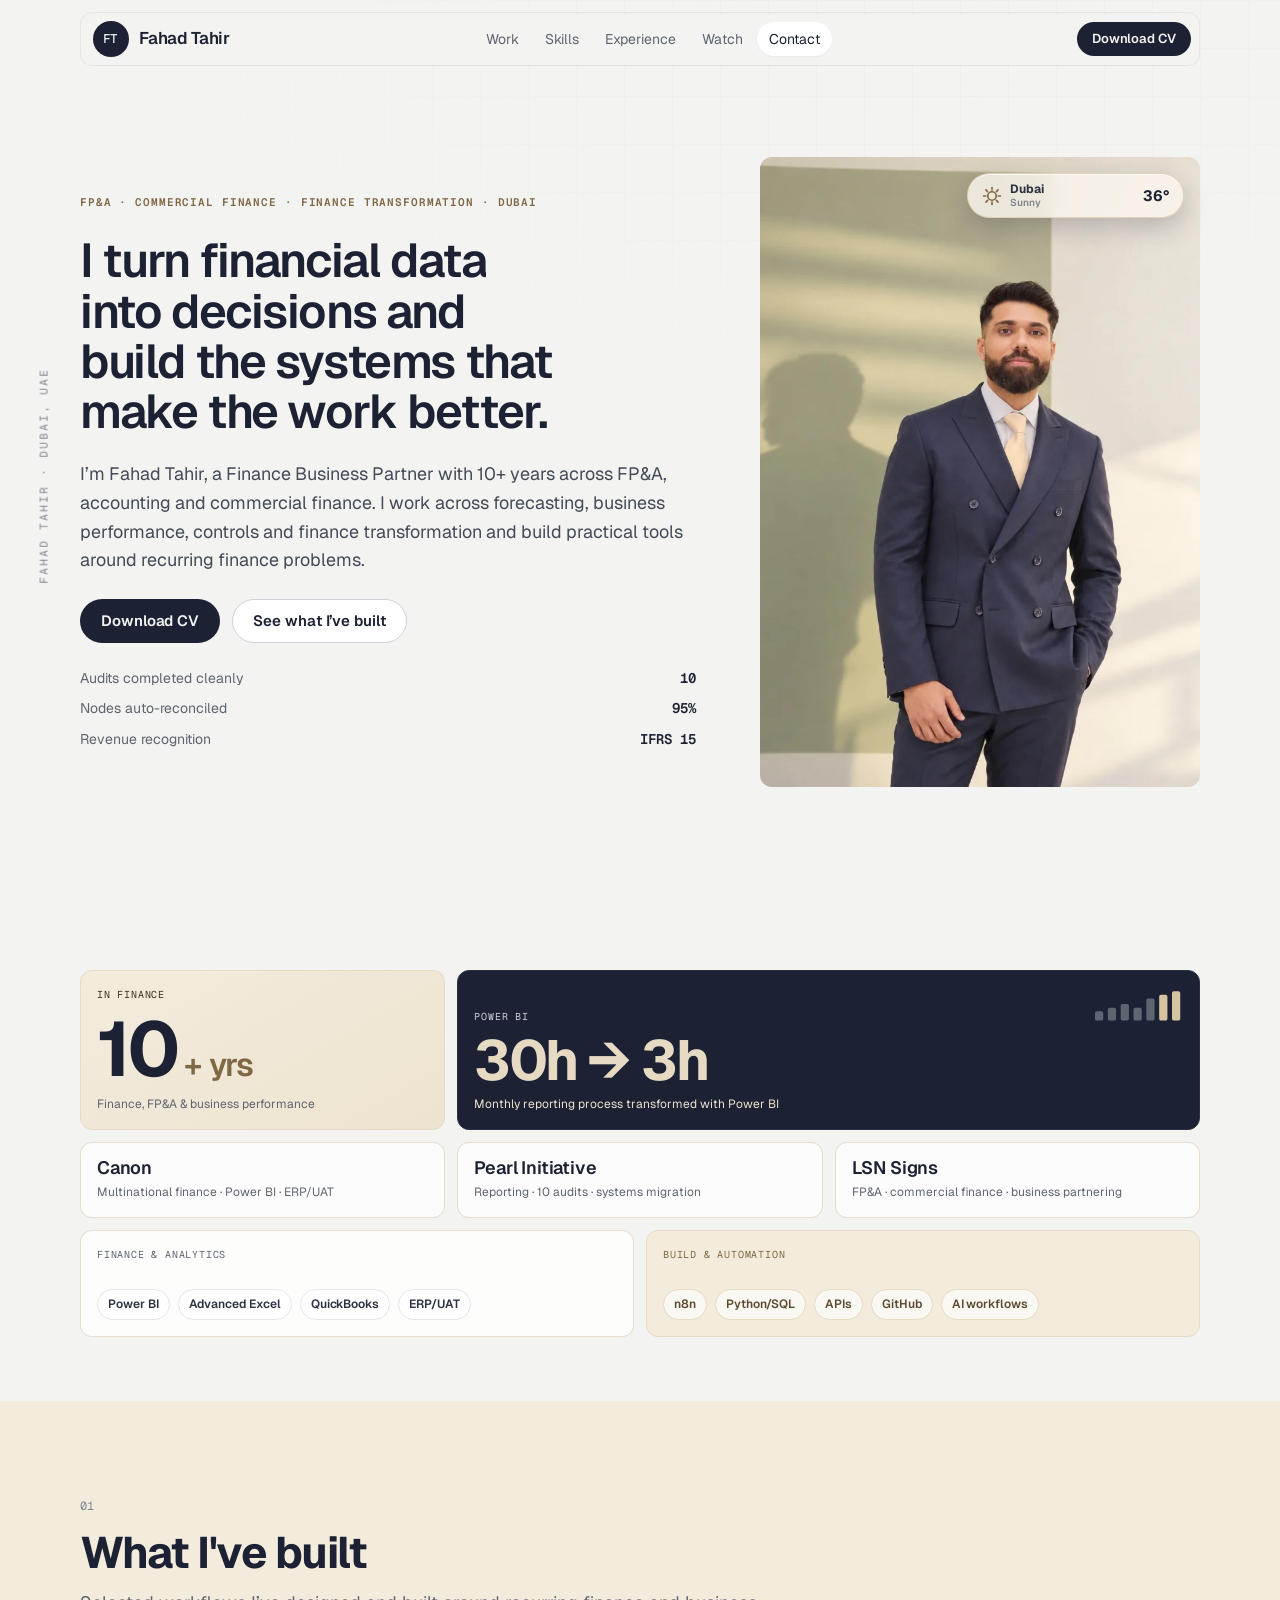
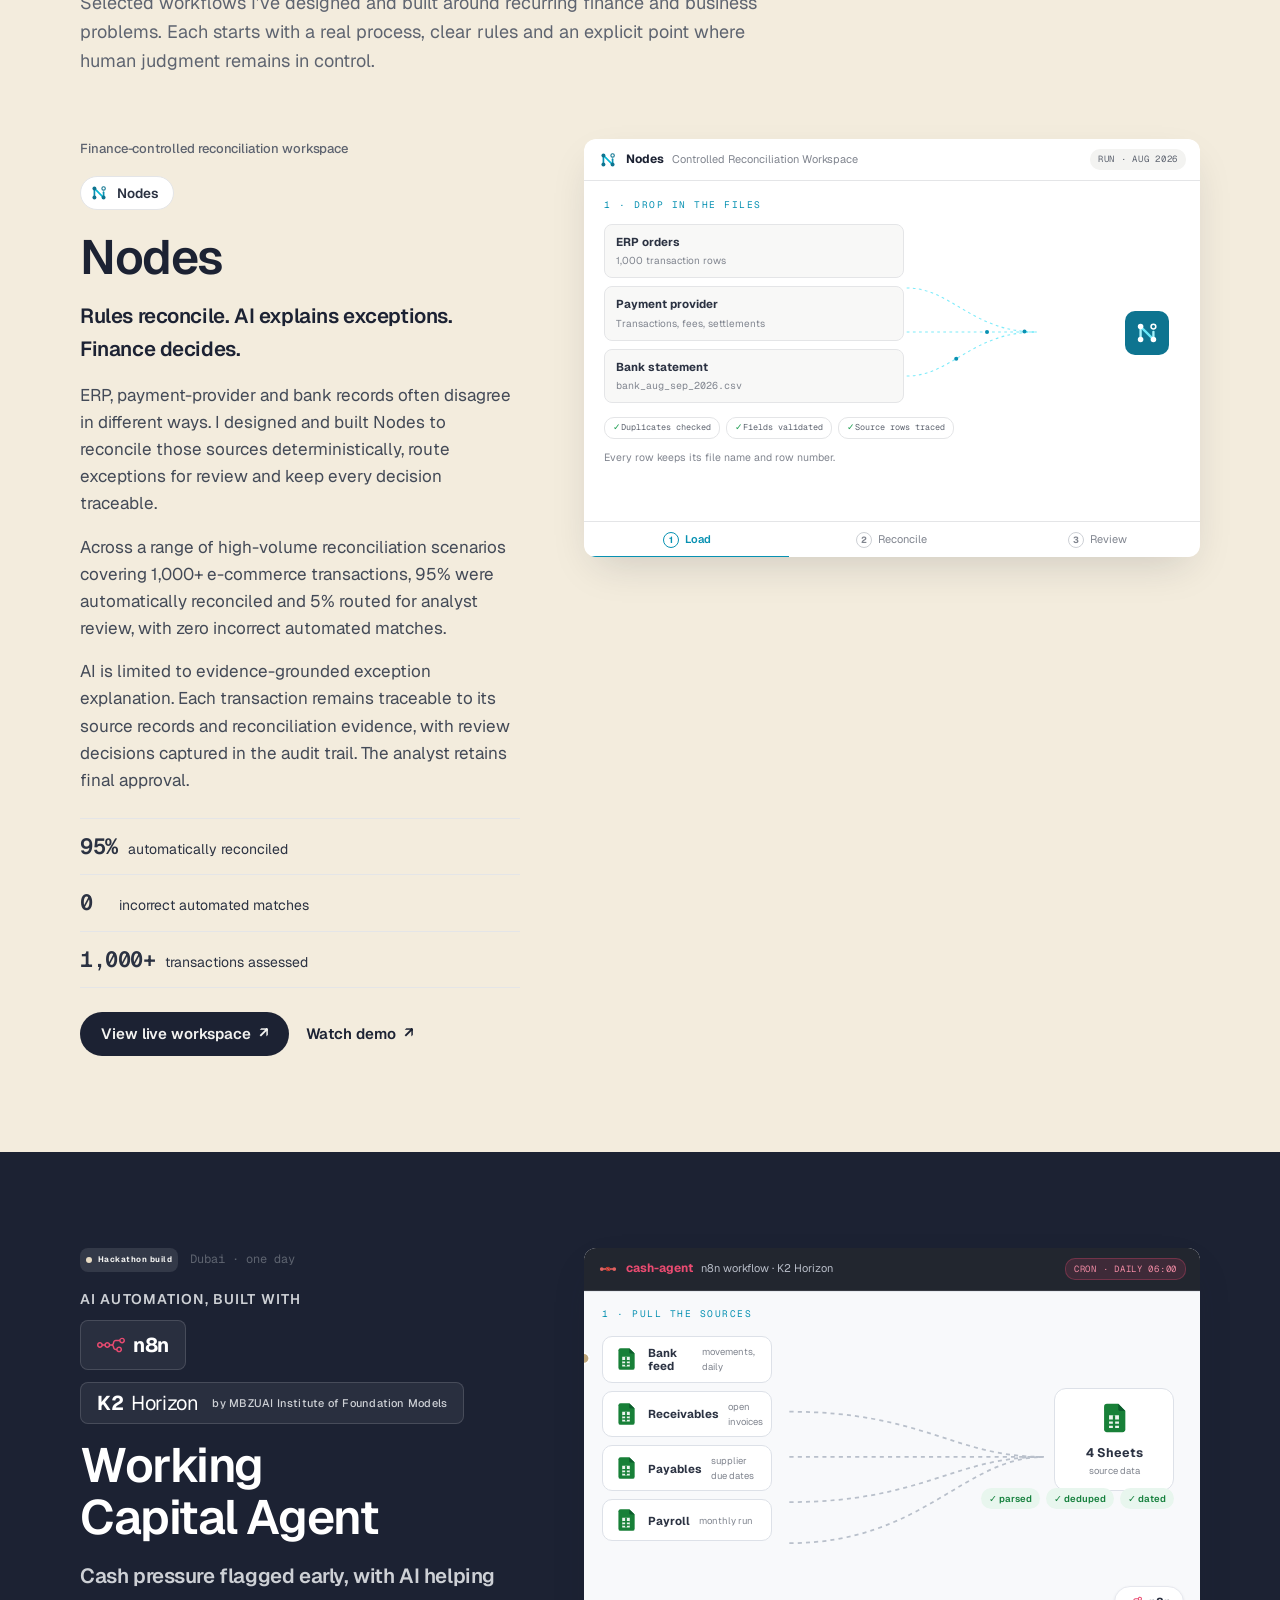
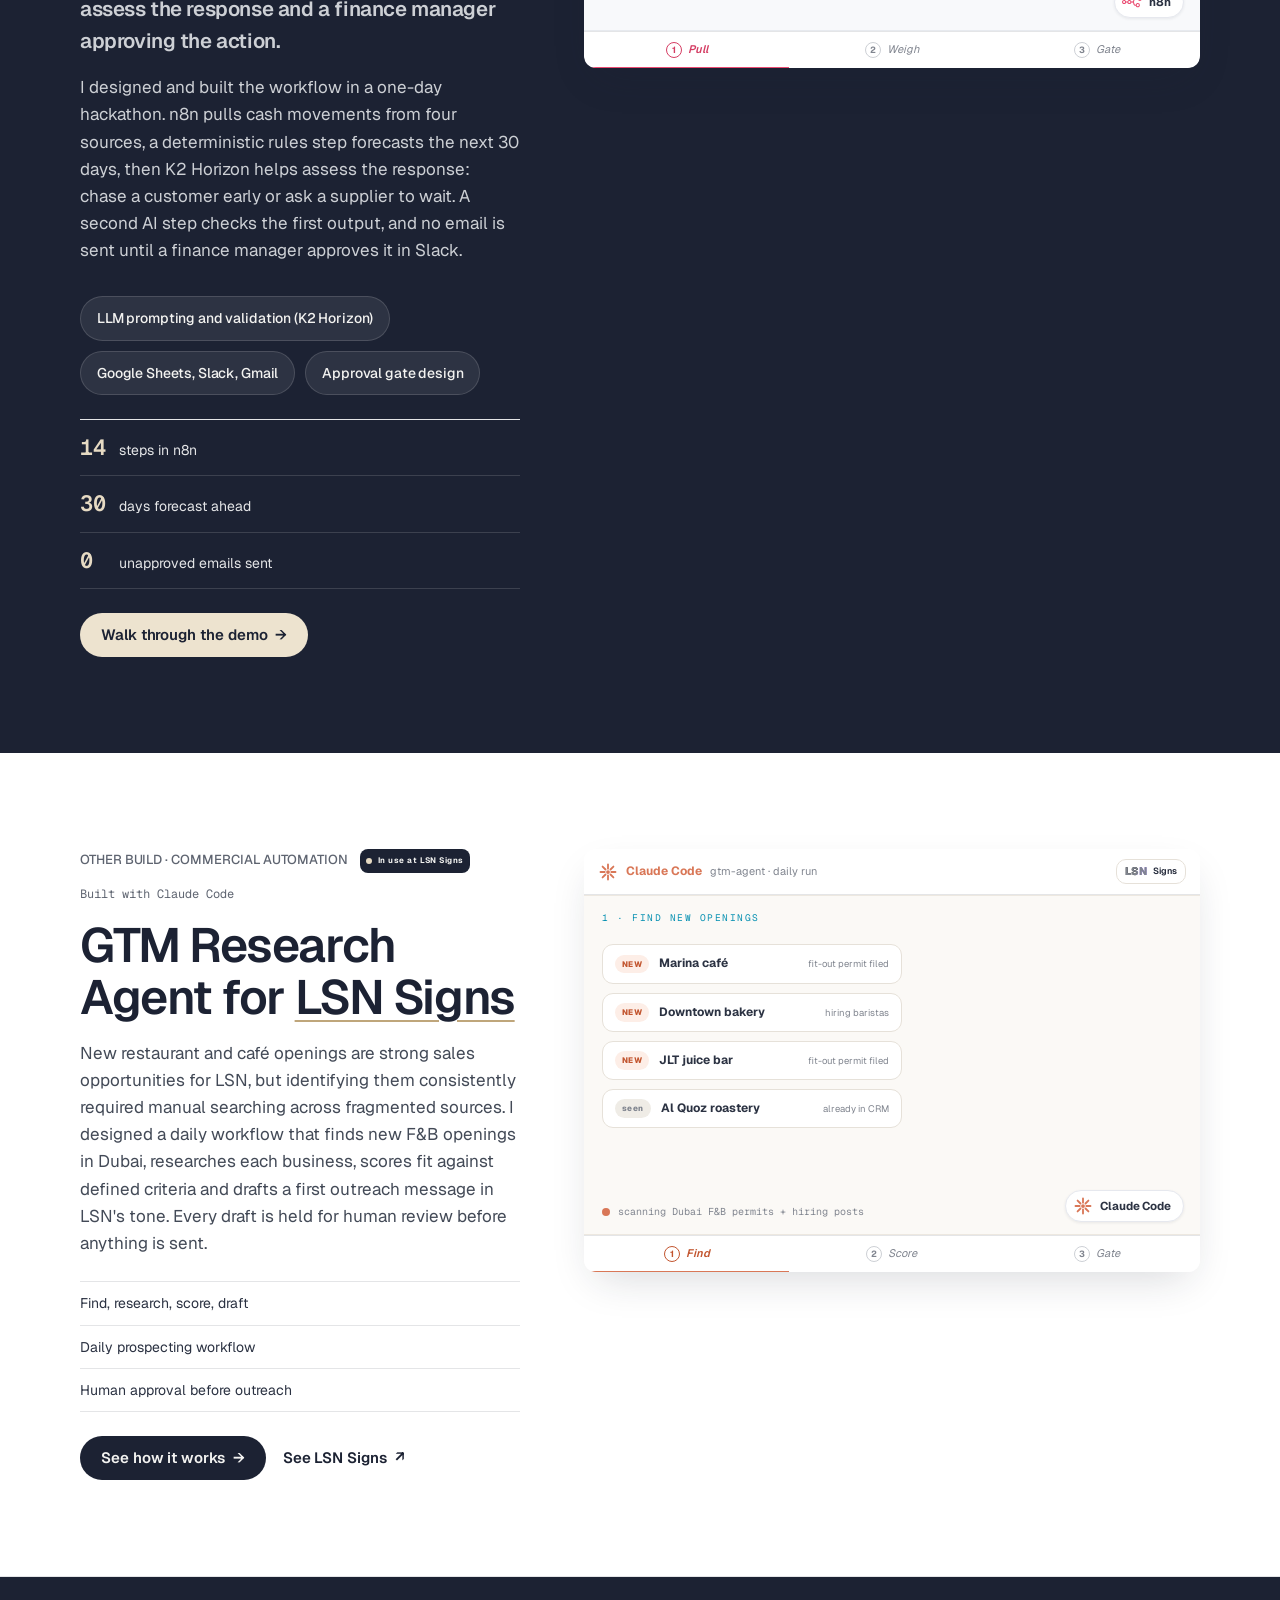
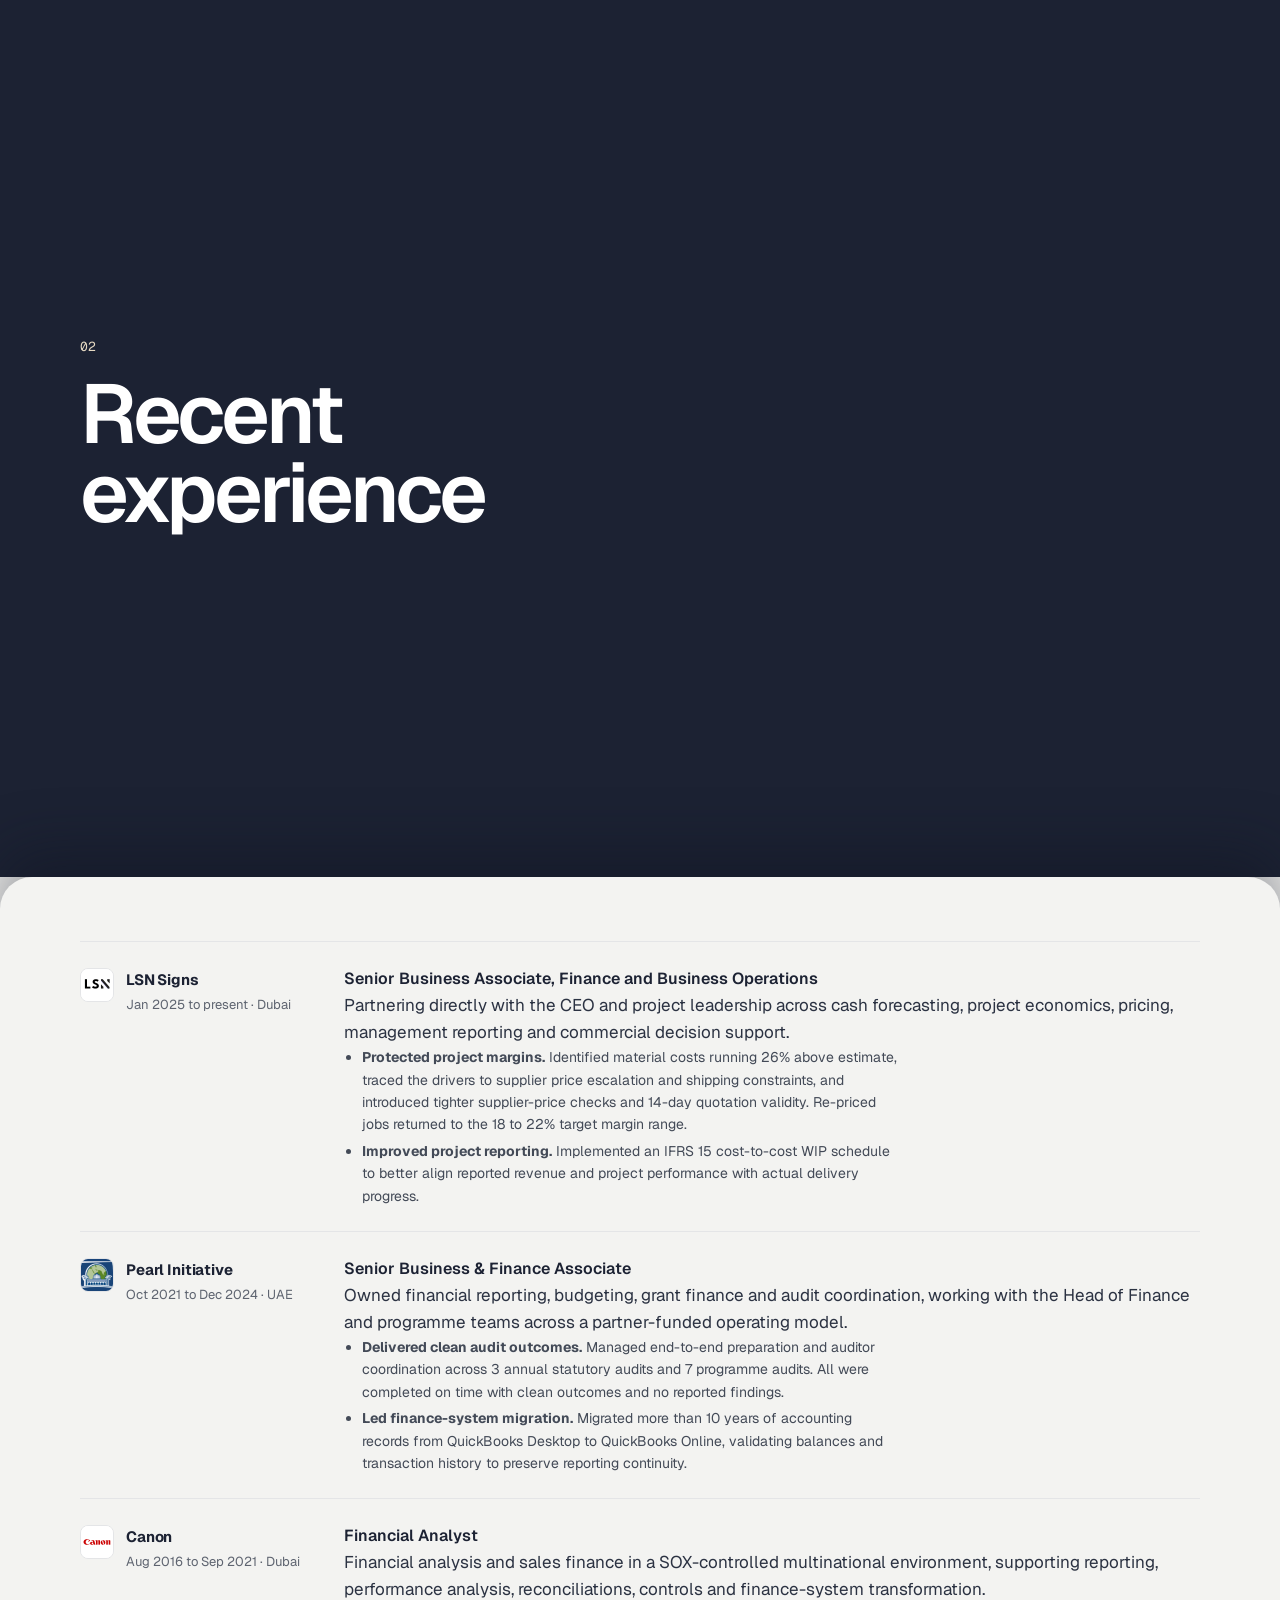
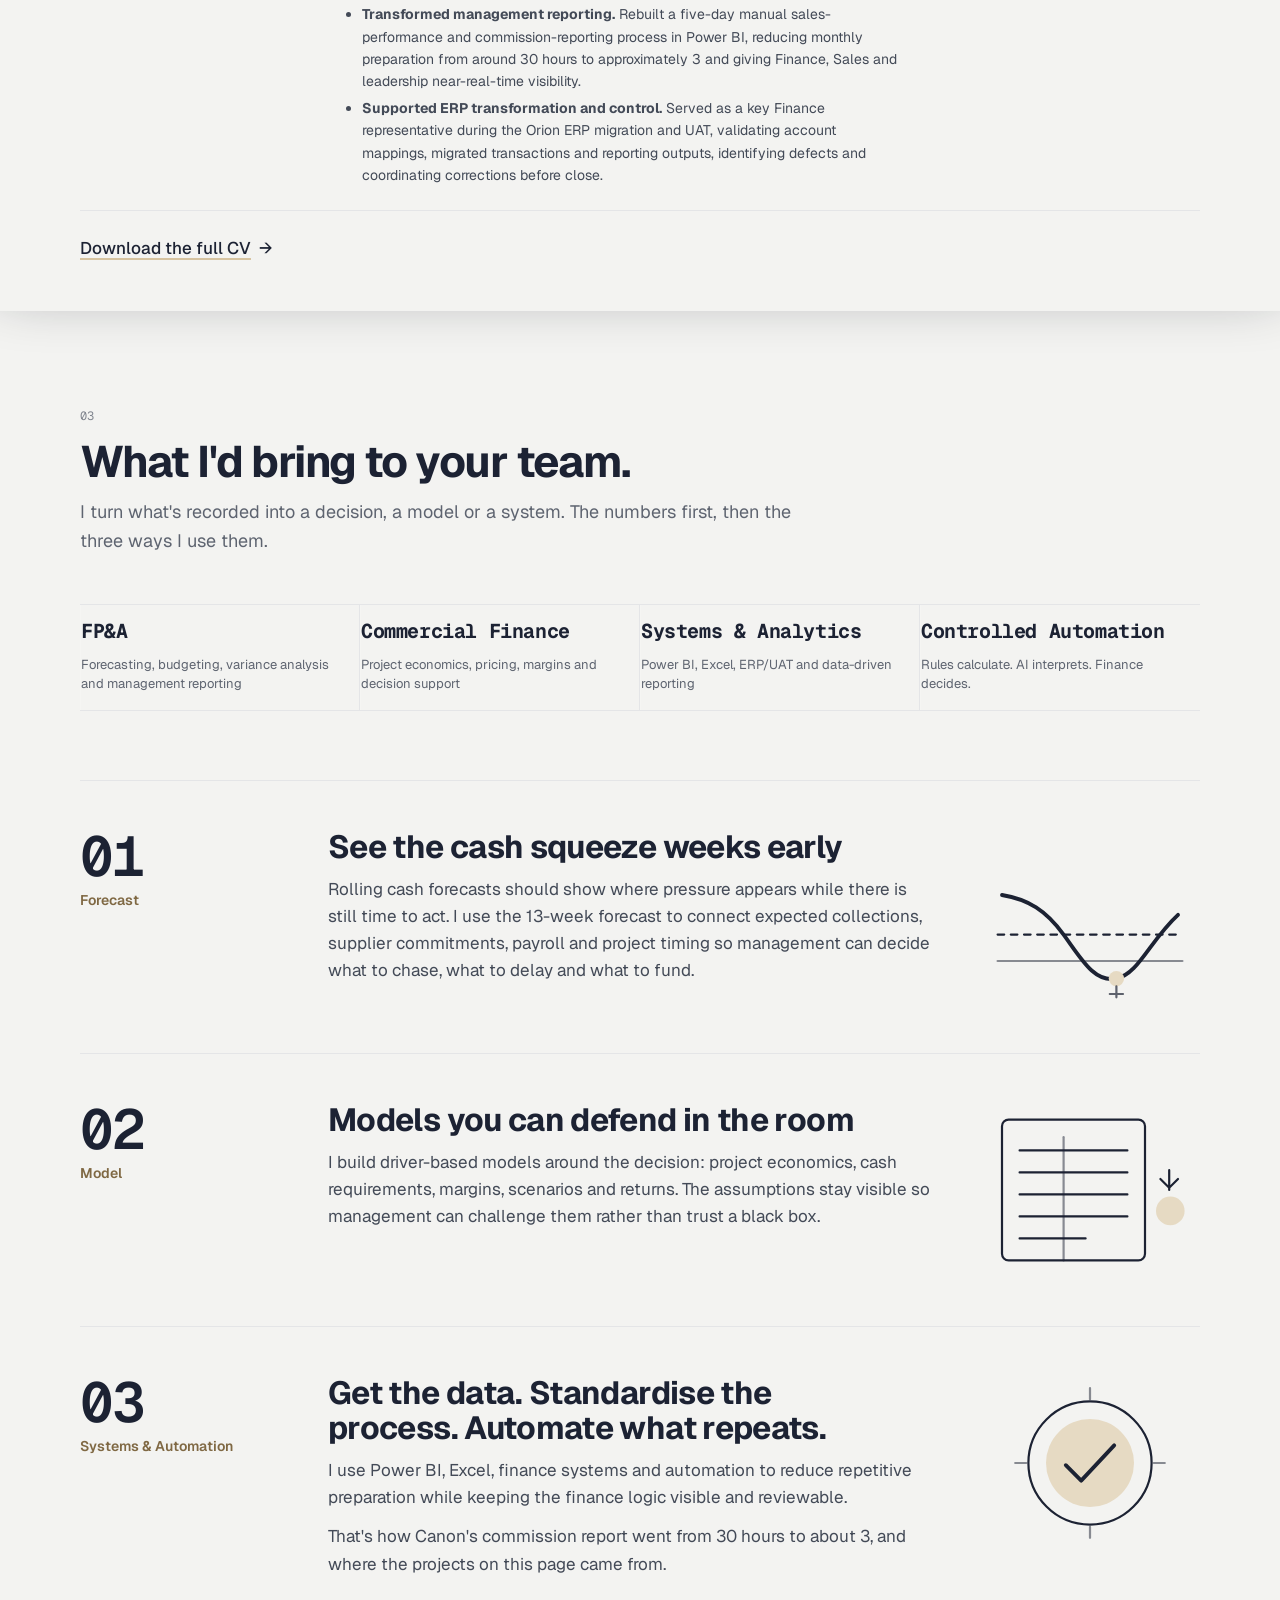
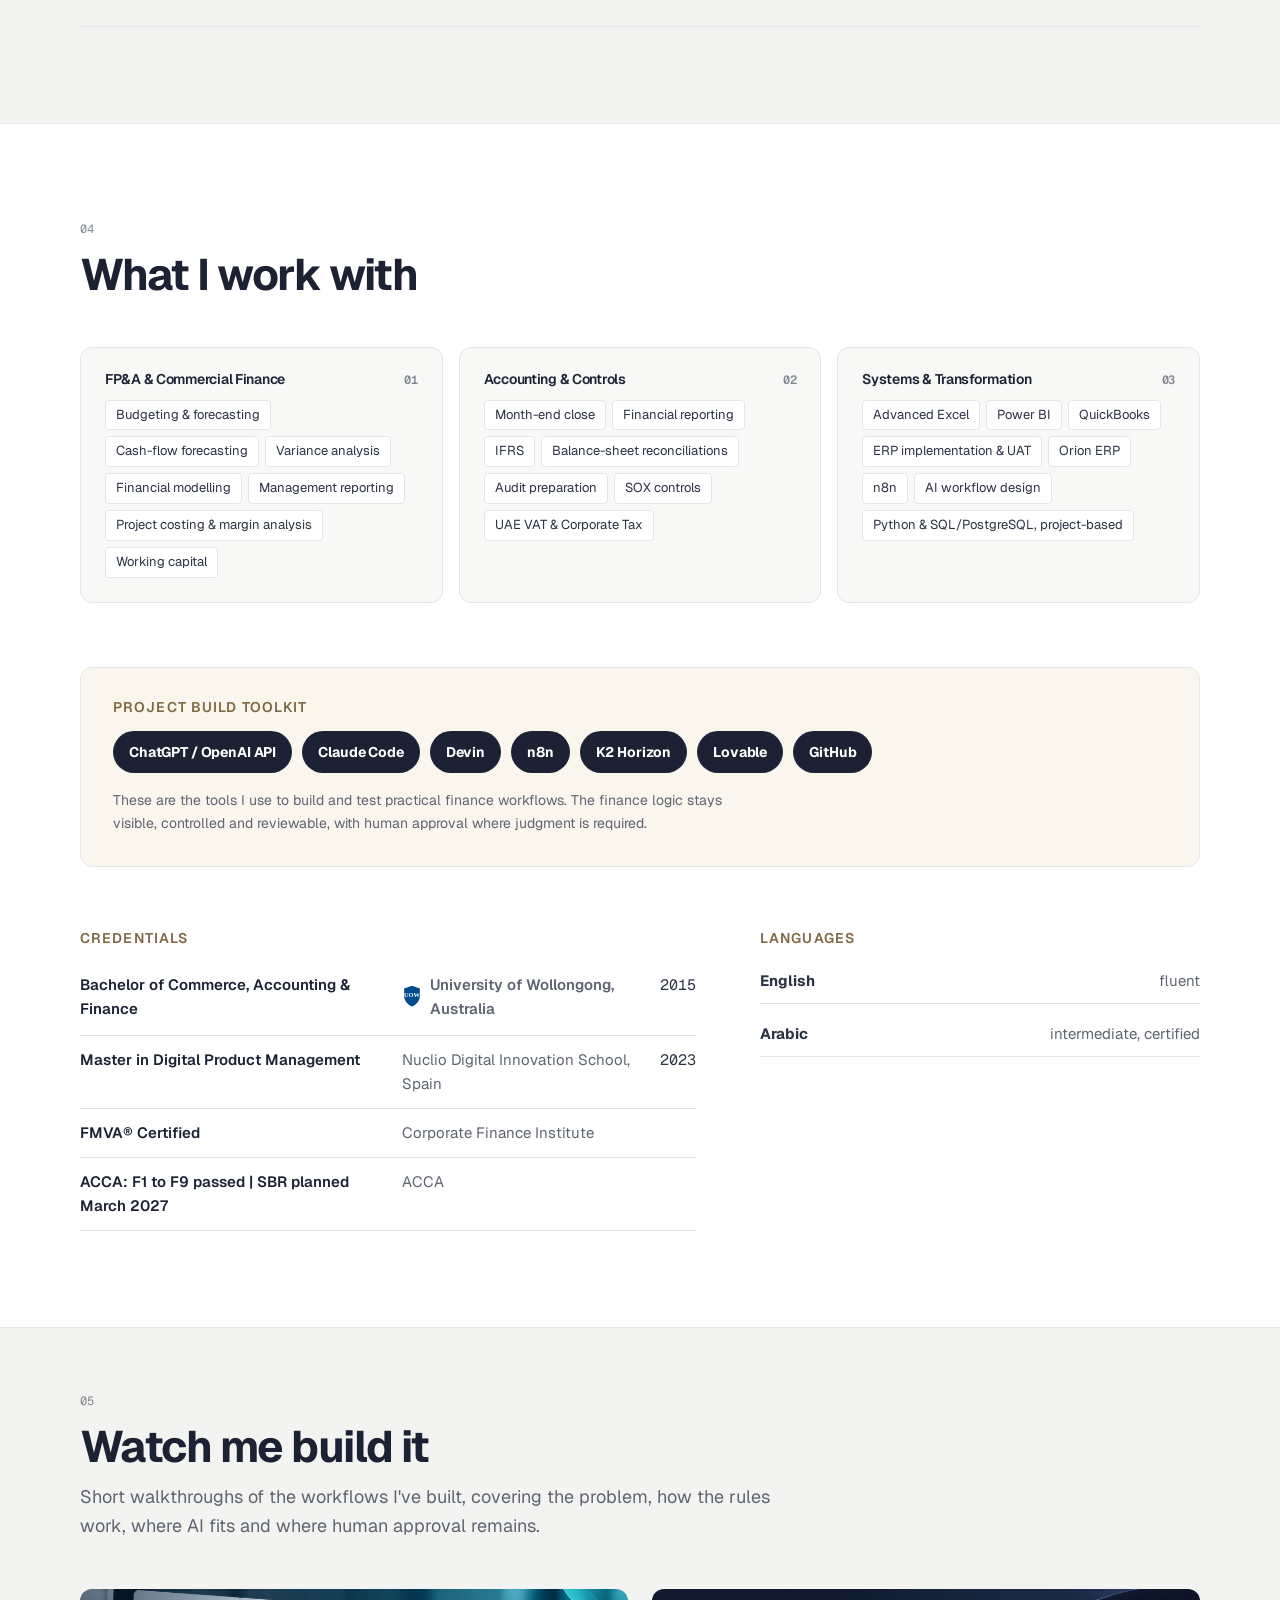
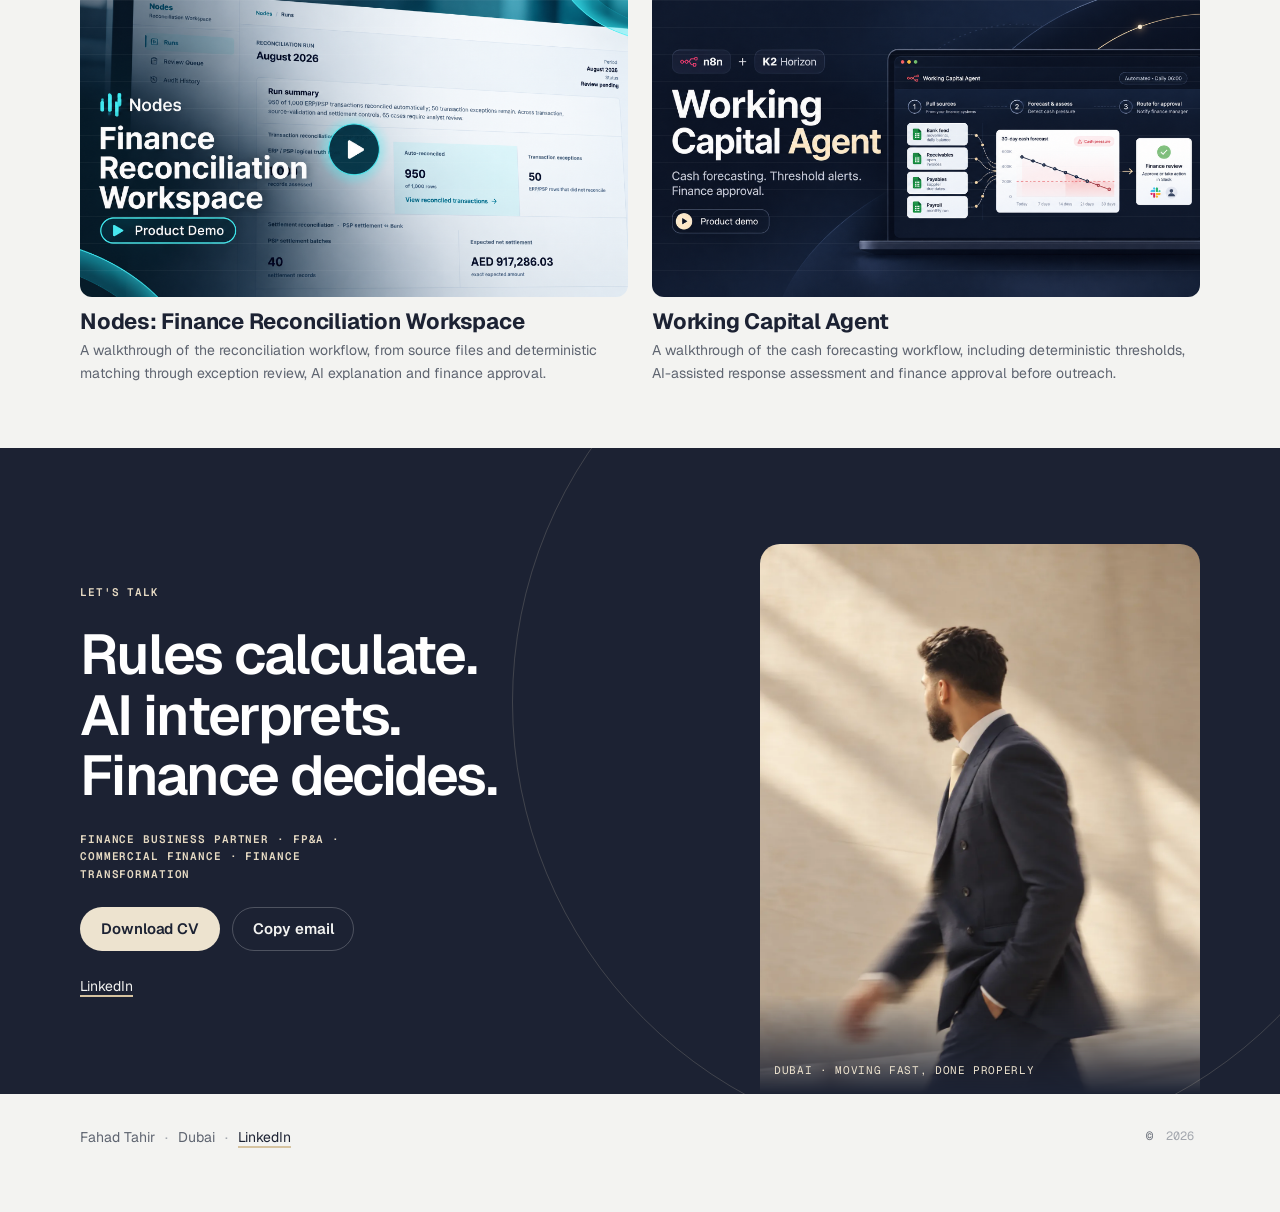
<file: index.html>
<!doctype html>
<html lang="en" class="no-js">
<head>
  <meta charset="utf-8">
  <meta name="viewport" content="width=device-width, initial-scale=1">
  <title>Fahad Tahir | Finance Business Partner, FP&amp;A &amp; Finance Transformation | Dubai</title>
  <meta name="description" content="Finance Manager, Accounting and FP&amp;A in Dubai. 10 years at Canon, Pearl Initiative and LSN Signs: 10 audits, a 13-week cash forecast the CEO plans around, IFRS 15, and AI-built tools that do the slow parts.">
  <link rel="canonical" href="https://fahadtahir.vercel.app/">
  <meta property="og:type" content="website">
  <meta property="og:title" content="Fahad Tahir · Finance Manager, Accounting and FP&amp;A · Dubai">
  <meta property="og:description" content="10 years in Dubai finance at Canon, Pearl Initiative and LSN Signs. 10 audits, a 13-week cash forecast, IFRS 15, and AI-built tools that do the slow parts.">
  <meta property="og:image" content="https://fahadtahir.vercel.app/assets/images/og.jpg">
  <meta property="og:image:width" content="1200">
  <meta property="og:image:height" content="630">
  <meta name="twitter:card" content="summary_large_image">
  <meta name="theme-color" content="#F3F3F1">
  <link rel="icon" href="assets/favicon.svg" type="image/svg+xml">
  <link rel="preconnect" href="https://fonts.googleapis.com">
  <link rel="preconnect" href="https://fonts.gstatic.com" crossorigin>
  <link rel="stylesheet" href="https://fonts.googleapis.com/css2?family=Geist:wght@400;500;600;700;800&family=Geist+Mono:wght@400;500;600&display=swap">
  <link rel="stylesheet" href="styles.css?v=v9">
  <script type="application/ld+json">{"@context":"https://schema.org","@type":"Person","name":"Fahad Tahir","jobTitle":"Finance professional, Accounting and FP&A","email":"mailto:itsfahadtahir@gmail.com","address":{"@type":"PostalAddress","addressLocality":"Dubai","addressCountry":"AE"},"sameAs":["https://www.linkedin.com/in/fahadtahiruae/","https://github.com/itsfahadtahir-spec"],"alumniOf":{"@type":"CollegeOrUniversity","name":"University of Wollongong"}}</script>
  <link rel="preload" as="image" href="assets/images/fahad-portrait.webp" type="image/webp" fetchpriority="high">
  <script>document.documentElement.classList.remove('no-js')</script>
</head>
<body class="v2">
<svg width="0" height="0" style="position:absolute" aria-hidden="true"><symbol id="wx-sun" viewBox="0 0 20 20"><circle cx="10" cy="10" r="4.2"/><path d="M10 1.5v2.4M10 16.1v2.4M1.5 10h2.4M16.1 10h2.4M3.9 3.9l1.7 1.7M14.4 14.4l1.7 1.7M3.9 16.1l1.7-1.7M14.4 5.6l1.7-1.7"/></symbol><symbol id="wx-moon" viewBox="0 0 20 20"><path d="M16.5 12A6.6 6.6 0 1 1 8 3.5a5.2 5.2 0 0 0 8.5 8.5z"/></symbol><symbol id="wx-cloudsun" viewBox="0 0 20 20"><circle cx="7.5" cy="6.5" r="3"/><path d="M7.5 1v1.6M2 6.5h1.6M3.6 2.6l1.1 1.1"/><path d="M7 17h7.6a3.4 3.4 0 0 0 .5-6.8 4.4 4.4 0 0 0-8.6 1A3.2 3.2 0 0 0 7 17z" fill="currentColor"/></symbol><symbol id="wx-cloud" viewBox="0 0 20 20"><path d="M5.5 16.5h9.7a3.4 3.4 0 0 0 .5-6.8A5 5 0 0 0 5.7 11a3.2 3.2 0 0 0-.2 5.5z" fill="currentColor"/></symbol><symbol id="wx-rain" viewBox="0 0 20 20"><path d="M5.5 13h9.7a3.4 3.4 0 0 0 .5-6.8A5 5 0 0 0 5.7 7.5a3.2 3.2 0 0 0-.2 5.5z" fill="currentColor"/><path d="M7 15l-1 2.4M11 15l-1 2.4M15 15l-1 2.4"/></symbol><symbol id="wx-na" viewBox="0 0 20 20"><path d="M4 10h12"/></symbol><symbol id="gsheet" viewBox="0 0 24 24"><path fill="#188038" d="M7 2h8l5 5v13a2 2 0 0 1-2 2H7a2 2 0 0 1-2-2V4a2 2 0 0 1 2-2z"/><path fill="#FFFFFF" d="M8.5 10h7v9h-7z" opacity=".92"/><path fill="#188038" d="M8.5 13h7v1.4h-7zM8.5 16h7v1.4h-7zM11.2 10h1.6v9h-1.6z"/><path fill="#0c5c2c" d="M15 2l5 5h-4a1 1 0 0 1-1-1z"/></symbol><symbol id="gmail" viewBox="0 0 24 24"><path fill="#EA4335" d="M3 6.2 12 12l9-5.8V6a2 2 0 0 0-2-2H5a2 2 0 0 0-2 2z"/><path fill="#1A73E8" d="M3 6.2V18a1 1 0 0 0 1 1h1V8.4z"/><path fill="#F9AB00" d="M21 6.2V18a1 1 0 0 1-1 1h-1V8.4z"/><path fill="#34A853" d="M5 19h14v-1H5z" opacity="0"/></symbol><symbol id="slack" viewBox="0 0 24 24"><path fill="#36C5F0" d="M9.8 2.6a2.2 2.2 0 0 1 2.2 2.2 2.2 2.2 0 0 1-2.2 2.2H7.6a2.2 2.2 0 0 1-2.2-2.2 2.2 2.2 0 0 1 2.2-2.2zm0 6a2.2 2.2 0 0 1 2.2 2.2v5.6a2.2 2.2 0 1 1-4.4 0v-5.6A2.2 2.2 0 0 1 9.8 8.6z"/><path fill="#2EB67D" d="M21.4 9.8a2.2 2.2 0 0 1-2.2 2.2 2.2 2.2 0 0 1-2.2-2.2V7.6a2.2 2.2 0 0 1 2.2-2.2 2.2 2.2 0 0 1 2.2 2.2zm-6 0a2.2 2.2 0 0 1-2.2-2.2V2A2.2 2.2 0 1 1 17.6 2v5.6a2.2 2.2 0 0 1-2.2 2.2z" transform="translate(0,2)"/><path fill="#ECB22E" d="M14.2 21.4a2.2 2.2 0 0 1-2.2-2.2 2.2 2.2 0 0 1 2.2-2.2h2.2a2.2 2.2 0 0 1 2.2 2.2 2.2 2.2 0 0 1-2.2 2.2zm0-6a2.2 2.2 0 0 1-2.2-2.2V7.6a2.2 2.2 0 1 1 4.4 0v5.6a2.2 2.2 0 0 1-2.2 2.2z"/><path fill="#E01E5A" d="M2.6 14.2a2.2 2.2 0 0 1 2.2-2.2 2.2 2.2 0 0 1 2.2 2.2v2.2a2.2 2.2 0 1 1-4.4 0zm6 0a2.2 2.2 0 0 1 2.2 2.2v5.6a2.2 2.2 0 1 1-4.4 0v-5.6a2.2 2.2 0 0 1 2.2-2.2z" transform="translate(0,-1)"/></symbol><symbol id="n8n-mark" viewBox="0 0 24 24"><path fill="currentColor" d="M21.4737 5.6842c-1.1772 0-2.1663.8051-2.4468 1.8947h-2.8955c-1.235 0-2.289.893-2.492 2.111l-.1038.623a1.263 1.263 0 0 1-1.246 1.0555H11.289c-.2805-1.0896-1.2696-1.8947-2.4468-1.8947s-2.1663.8051-2.4467 1.8947H4.973c-.2805-1.0896-1.2696-1.8947-2.4468-1.8947C1.1311 9.4737 0 10.6047 0 12s1.131 2.5263 2.5263 2.5263c1.1772 0 2.1663-.8051 2.4468-1.8947h1.4223c.2804 1.0896 1.2696 1.8947 2.4467 1.8947 1.1772 0 2.1663-.8051 2.4468-1.8947h1.0008a1.263 1.263 0 0 1 1.2459 1.0555l.1038.623c.203 1.218 1.257 2.111 2.492 2.111h.3692c.2804 1.0895 1.2696 1.8947 2.4468 1.8947 1.3952 0 2.5263-1.131 2.5263-2.5263s-1.131-2.5263-2.5263-2.5263c-1.1772 0-2.1664.805-2.4468 1.8947h-.3692a1.263 1.263 0 0 1-1.246-1.0555l-.1037-.623A2.52 2.52 0 0 0 13.9607 12a2.52 2.52 0 0 0 .821-1.4794l.1038-.623a1.263 1.263 0 0 1 1.2459-1.0555h2.8955c.2805 1.0896 1.2696 1.8947 2.4468 1.8947 1.3952 0 2.5263-1.131 2.5263-2.5263s-1.131-2.5263-2.5263-2.5263m0 1.2632a1.263 1.263 0 0 1 1.2631 1.2631 1.263 1.263 0 0 1-1.2631 1.2632 1.263 1.263 0 0 1-1.2632-1.2632 1.263 1.263 0 0 1 1.2632-1.2631M2.5263 10.7368A1.263 1.263 0 0 1 3.7895 12a1.263 1.263 0 0 1-1.2632 1.2632A1.263 1.263 0 0 1 1.2632 12a1.263 1.263 0 0 1 1.2631-1.2632m6.3158 0A1.263 1.263 0 0 1 10.1053 12a1.263 1.263 0 0 1-1.2632 1.2632A1.263 1.263 0 0 1 7.579 12a1.263 1.263 0 0 1 1.2632-1.2632m10.1053 3.7895a1.263 1.263 0 0 1 1.2631 1.2632 1.263 1.263 0 0 1-1.2631 1.2631 1.263 1.263 0 0 1-1.2632-1.2631 1.263 1.263 0 0 1 1.2632-1.2632"/></symbol></svg>

  <a class="skip" href="#main">Skip to content</a>
  <div class="paper" aria-hidden="true"></div>

  <header class="topbar">
    <div class="wrap">
      <nav class="topnav" aria-label="Site">
        <a class="brand" href="#top" aria-label="Fahad Tahir, home">
          <span class="mono-mark" aria-hidden="true">FT</span>
          <span class="name">Fahad Tahir</span>
        </a>
        <div class="links" data-spy>
          <a href="#work">Work</a>
          <a href="#kit">Skills</a>
          <a href="#experience">Experience</a>
          <a href="#watch">Watch</a>
          <a href="#about">Contact</a>
        </div>
        <a class="btn btn-primary btn-sm" href="assets/cv/Fahad_Tahir_Finance_CV.pdf" download>Download CV</a>
      </nav>
    </div>
  </header>

  <main id="main">
    <!-- 1. Hero -->
    <section class="hero2 heroG" id="top" aria-labelledby="h1">
      <div class="wrap heroG-grid">
        <span class="heroG-spine" aria-hidden="true">Fahad Tahir · Dubai, UAE</span>
        <div class="heroG-copy">
          <p class="eyebrow fade-up">FP&amp;A · Commercial Finance · Finance Transformation · Dubai</p>
          <h1 id="h1" data-split>I turn financial data into decisions and <em>build the systems</em> that make the work better.</h1>
          <p class="lede fade-up" style="--d:360ms">I’m Fahad Tahir, a Finance Business Partner with 10+ years across FP&amp;A, accounting and commercial finance. I work across forecasting, business performance, controls and finance transformation and build practical tools around recurring finance problems.</p>
          <div class="cta fade-up" style="--d:440ms">
            <a class="btn btn-primary" href="assets/cv/Fahad_Tahir_Finance_CV.pdf" download data-magnet>Download CV</a>
            <a class="btn btn-secondary" href="#work" data-magnet>See what I’ve built</a>
          </div>
          <ul class="heroG-facts fade-up" style="--d:520ms" aria-label="At a glance">
            <li>Audits completed cleanly<b class="num">10</b></li>
            <li>Nodes auto-reconciled<b class="num">95%</b></li>
            <li>Revenue recognition<b class="num">IFRS 15</b></li>
          </ul>
        </div>

        <figure class="heroG-photo">
          <span class="wall" aria-hidden="true"></span>
          <picture>
            <source type="image/webp" srcset="assets/images/fahad-portrait.webp">
            <img src="assets/images/fahad-portrait.jpg" width="819" height="1024" alt="Fahad Tahir standing in a navy double breasted suit and a pale gold tie, hand in pocket, in front of a sunlit wall." fetchpriority="high" decoding="async">
          </picture>
          <div class="wxwidget" data-weather tabindex="0" aria-label="Weather in Dubai right now. Hover or focus for a fun fact.">
            <div class="wx-row"><svg viewBox="0 0 20 20" class="ic"><use href="#wx-sun"/></svg><span class="wx-now"><b class="t">Dubai</b><span class="wx-cond">Sunny</span></span><b class="wx-temp">36°</b></div>
            <div class="wx-fact"><span>Fun fact: born and raised in Dubai.</span></div>
          </div>
        </figure>      </div>
    </section>

    <!-- 2. Credibility row -->
    <div class="cred" aria-label="At a glance">
      <ul class="cred-bento wrap">
        <li class="cb cb-champ rv" data-view><span class="cb-cap">In finance</span><b><span data-count="10">10</span><em>+ yrs</em></b><span class="cb-sub">Finance, FP&amp;A &amp; business performance</span></li>
        <li class="cb cb-navy rv" data-view style="--d:90ms"><span class="cb-cap">Power BI</span><b>30h &#8594; 3h</b><span class="cb-sub">Monthly reporting process transformed with Power BI</span><svg class="cb-bars" viewBox="0 0 96 36" aria-hidden="true"><rect x="0" y="26" width="9" height="10" rx="2"/><rect x="14" y="22" width="9" height="14" rx="2"/><rect x="28" y="18" width="9" height="18" rx="2"/><rect x="42" y="22" width="9" height="14" rx="2"/><rect x="56" y="12" width="9" height="24" rx="2"/><rect x="70" y="8" width="9" height="28" rx="2"/><rect x="84" y="4" width="9" height="32" rx="2"/></svg></li>
        <li class="cb rv" data-view style="--d:140ms"><b class="cb-sm">Canon</b><span class="cb-sub">Multinational finance · Power BI · ERP/UAT</span></li>
        <li class="cb rv" data-view style="--d:180ms"><b class="cb-sm">Pearl Initiative</b><span class="cb-sub">Reporting · 10 audits · systems migration</span></li>
        <li class="cb rv" data-view style="--d:220ms"><b class="cb-sm">LSN Signs</b><span class="cb-sub">FP&amp;A · commercial finance · business partnering</span></li>
        <li class="cb cb-tools rv" data-view style="--d:260ms"><span class="cb-cap">Finance &amp; analytics</span><div class="chips"><span>Power BI</span><span>Advanced Excel</span><span>QuickBooks</span><span>ERP/UAT</span></div></li>
        <li class="cb cb-tools cb-ai rv" data-view style="--d:320ms"><span class="cb-cap">Build &amp; automation</span><div class="chips"><span>n8n</span><span>Python/SQL</span><span>APIs</span><span>GitHub</span><span>AI workflows</span></div></li>
      </ul>
    </div>

    <!-- 2. Work: one chapter per project -->
    <section class="work2" id="work" aria-labelledby="work-h">
      <!-- Nodes -->
      <article class="proj proj-gold" aria-labelledby="p1-h">
        <div class="wrap">
          <div class="sec-head rv" data-view>
            <span class="idx">01</span>
            <h2 id="work-h">What I've built</h2>
            <p>Selected workflows I’ve designed and built around recurring finance and business problems. Each starts with a real process, clear rules and an explicit point where human judgment remains in control.</p>
          </div>
        </div>
        <div class="wrap proj-grid">
          <div class="proj-copy rv" data-view>
            <div class="proj-meta"><span class="proj-tag">Finance-controlled reconciliation workspace</span></div>
            <ul class="logos logos-pre" aria-label="Nodes">
              <li class="logo-nodes"><svg viewBox="0 0 48 48" aria-hidden="true"><g fill="none" stroke-linecap="round" stroke-width="4"><path d="M13,35 L13,13" stroke="#0891B2"/><path d="M13,13 L35,35" stroke="#06B6D4"/><path d="M35,35 L35,22" stroke="#0891B2"/></g><g fill="#0E7490"><circle cx="13" cy="35" r="4.75"/><circle cx="13" cy="13" r="4.75"/><circle cx="35" cy="35" r="4.75"/></g><circle cx="35" cy="13" r="4.1" fill="none" stroke="#0E7490" stroke-width="2.6"/></svg><span>Nodes</span></li>
            </ul>
            <h3 id="p1-h">Nodes</h3>
            <p class="kicker">Rules reconcile. AI explains exceptions. Finance decides.</p>
            <p>ERP, payment-provider and bank records often disagree in different ways. I designed and built Nodes to reconcile those sources deterministically, route exceptions for review and keep every decision traceable.</p>
            <p>Across a range of high-volume reconciliation scenarios covering 1,000+ e-commerce transactions, 95% were automatically reconciled and 5% routed for analyst review, with zero incorrect automated matches.</p>
            <p>AI is limited to evidence-grounded exception explanation. Each transaction remains traceable to its source records and reconciliation evidence, with review decisions captured in the audit trail. The analyst retains final approval.</p>
            <ul class="proj-facts">
              <li><b class="num">95%</b> automatically reconciled</li>
              <li><b class="num">0</b> incorrect automated matches</li>
              <li><b class="num">1,000+</b> transactions assessed</li>
            </ul>
            <div class="cta-row">
              <a class="btn btn-primary" href="https://nodes-finance.vercel.app/" target="_blank" rel="noopener">View live workspace <span class="ar" aria-hidden="true">↗</span></a>
              <a class="btn btn-ghost" href="https://youtu.be/wSmjMcULRRM" target="_blank" rel="noopener">Watch demo <span class="ar" aria-hidden="true">↗</span></a>
            </div>
          </div>
          <a class="proj-vis shot shot-panV rv" data-view style="--d:120ms" href="https://nodes-finance.vercel.app" target="_blank" rel="noopener" aria-label="Open the Nodes landing page in a new tab">
            <div class="nxwin" id="nxwin" aria-label="How Nodes works: load, reconcile, review">
  <div class="nx-bar">
    <svg class="nxmark" viewBox="0 0 48 48" aria-hidden="true"><g fill="none" stroke-linecap="round" stroke-width="4"><path d="M13,35 L13,13" stroke="#0891B2"/><path d="M13,13 L35,35" stroke="#06B6D4"/><path d="M35,35 L35,22" stroke="#0891B2"/></g><g fill="#0E7490"><circle cx="13" cy="35" r="4.75"/><circle cx="13" cy="13" r="4.75"/><circle cx="35" cy="35" r="4.75"/></g><circle cx="35" cy="13" r="4.1" fill="none" stroke="#0E7490" stroke-width="2.6"/></svg>
    <b>Nodes</b><span>Controlled Reconciliation Workspace</span><em>RUN &#183; AUG 2026</em>
  </div>
  <div class="nx-stage">

    <section class="nx-scene nx-s1 on">
      <p class="nx-eyebrow">1 &#183; Drop in the files</p>
      <div class="nx-files">
        <div class="nx-src"><b>ERP orders</b><span>1,000 transaction rows</span></div>
        <div class="nx-src"><b>Payment provider</b><span>Transactions, fees, settlements</span></div>
        <div class="nx-src"><b>Bank statement</b><span class="mono">bank_aug_sep_2026.csv</span></div>
      </div>
      <svg class="nx-wires" viewBox="0 0 200 190" aria-hidden="true">
        <path d="M4,30 C70,30 100,95 196,95" class="wire w1"/><path d="M4,95 C70,95 130,95 196,95" class="wire w2"/><path d="M4,160 C70,160 100,95 196,95" class="wire w3"/>
        <circle r="3" class="pdrop pd1"><animateMotion dur="1.7s" repeatCount="indefinite" path="M4,30 C70,30 100,95 196,95"/></circle>
        <circle r="3" class="pdrop pd2"><animateMotion dur="1.7s" begin="0.5s" repeatCount="indefinite" path="M4,95 C70,95 130,95 196,95"/></circle>
        <circle r="3" class="pdrop pd3"><animateMotion dur="1.7s" begin="0.9s" repeatCount="indefinite" path="M4,160 C70,160 100,95 196,95"/></circle>
      </svg>
      <div class="nx-engine"><svg viewBox="0 0 48 48" aria-hidden="true"><g fill="none" stroke-linecap="round" stroke-width="4"><path d="M13,35 L13,13" stroke="#A5F3FC"/><path d="M13,13 L35,35" stroke="#67E8F9"/><path d="M35,35 L35,22" stroke="#A5F3FC"/></g><g fill="#fff"><circle cx="13" cy="35" r="4.75"/><circle cx="13" cy="13" r="4.75"/><circle cx="35" cy="35" r="4.75"/></g><circle cx="35" cy="13" r="4.1" fill="none" stroke="#fff" stroke-width="2.6"/></svg></div>
      <ul class="nx-checks"><li>Duplicates checked</li><li>Fields validated</li><li>Source rows traced</li></ul>
      <p class="nx-cap">Every row keeps its file name and row number.</p>
    </section>

    <section class="nx-scene nx-s2">
      <p class="nx-eyebrow">2 &#183; Tie out by rule</p>
      <div class="nx-big"><span class="num" id="nx-count">1,000</span><span class="l">ERP&#8596;PSP outcomes assessed</span></div>
      <div class="nx-barx"><i class="a"></i><i class="b"></i><i class="c"></i></div>
      <div class="nx-legend">
        <div><i class="sw g1"></i><span>Exact reference match</span><b class="badge ok">RECONCILED</b><span class="num">880</span></div>
        <div><i class="sw g2"></i><span>Controlled fallback match</span><b class="badge ok">RECONCILED</b><span class="num">70</span></div>
        <div><i class="sw am"></i><span>Flagged, evidence attached</span><b class="badge rv2">REVIEW</b><span class="num">50</span></div>
      </div>
      <div class="nx-stats"><div><span>Settlements calculated</span><b class="num">40</b></div><div><span>Expected net settlement</span><b class="num">AED 917,286.03</b></div></div>
      <p class="nx-cap">Run it twice, get the same answer twice. No AI in any match.</p>
    </section>

    <section class="nx-scene nx-s3">
      <p class="nx-eyebrow">3 &#183; You sign off</p>
      <div class="nx-caseh"><span class="id">SET-202608-033</span><b class="badge rv2">REVIEW REQUIRED</b><span class="k">Ambiguous bank candidate</span></div>
      <div class="nx-s3grid">
        <div class="nx-panel"><h5>Settlement basis</h5><div class="calc num"><div><span>PSP transactions</span><span>24</span></div><div><span>Gross</span><span>AED 24,999.81</span></div><div><span>Fees</span><span>-AED 499.98</span></div><div><span>VAT on fees</span><span>-AED 25.02</span></div><div class="tot"><span>Expected payout</span><span>AED 24,474.81</span></div></div></div>
        <div class="nx-panel"><h5>Bank candidates</h5><div class="cand"><span class="rid">BANK-202608-0039</span><span class="amt num">AED 24,474.81</span><span class="meta">Row 40 &#183; 31 Aug 2026</span></div><div class="cand"><span class="rid">BANK-202608-0041</span><span class="amt num">AED 24,474.81</span><span class="meta">Row 42 &#183; 1 Sep 2026</span></div></div>
      </div>
      <div class="nx-note"><b class="badge ai">AI EXPLANATION &#183; ADVISORY</b><p>Both records equal the expected payout. The evidence does not establish which belongs to this settlement.</p></div>
      <p class="nx-cap">Nodes won&#39;t guess. You decide.</p>
    </section>
  </div>
  <div class="nx-steps"><span class="st s1 on"><i>1</i>Load<i class="prog"></i></span><span class="st s2"><i>2</i>Reconcile<i class="prog"></i></span><span class="st s3"><i>3</i>Review<i class="prog"></i></span></div>
</div>
          </a>
        </div>
      </article>

      <!-- Working Capital Agent -->
      <article class="proj proj-dark" aria-labelledby="p2-h">
        <div class="wrap proj-grid">
          <div class="proj-copy rv" data-view>
            <div class="proj-meta"><span class="badge b-hack"><i></i>Hackathon build</span><span class="mono">Dubai · one day</span></div>
            <p class="skill-line">AI automation, built with</p>
            <ul class="logos" aria-label="Built with n8n and K2 Horizon">
              <li class="logo-n8n"><svg viewBox="0 0 24 24" aria-hidden="true"><use href="#n8n-mark"/></svg><span>n8n</span></li>
              <li class="logo-k2"><span class="k2">K2</span><span>Horizon</span><small>by MBZUAI Institute of Foundation Models</small></li>
            </ul>
            <h3 id="p2-h">Working Capital Agent</h3>
            <p class="kicker">Cash pressure flagged early, with AI helping assess the response and a finance manager approving the action.</p>
            <p>I designed and built the workflow in a one-day hackathon. n8n pulls cash movements from four sources, a deterministic rules step forecasts the next 30 days, then K2 Horizon helps assess the response: chase a customer early or ask a supplier to wait. A second AI step checks the first output, and no email is sent until a finance manager approves it in Slack.</p>
            <ul class="chips" aria-label="Skills shown in this build">
              <li>LLM prompting and validation (K2 Horizon)</li>
              <li>Google Sheets, Slack, Gmail</li>
              <li>Approval gate design</li>
            </ul>
            <ul class="proj-facts">
              <li><b class="num">14</b> steps in n8n</li>
              <li><b class="num">30</b> days forecast ahead</li>
              <li><b class="num">0</b> unapproved emails sent</li>
            </ul>
            <a class="btn btn-light" href="https://youtu.be/OfT68-v-TVY?si=RzWnQupxAGwQmKqd" target="_blank" rel="noopener">Walk through the demo <span class="ar" aria-hidden="true">→</span></a>
          </div>
          <figure class="proj-vis shot rv" data-view style="--d:120ms">
            <div class="nxwin wcawin" aria-label="How the Working Capital Agent runs in n8n">
  <div class="nx-bar">
    <svg class="nxmark wcan8n" viewBox="0 0 48 48" aria-hidden="true"><g fill="none" stroke="#E2605F" stroke-width="4" stroke-linecap="round"><path d="M12 24 H20"/><path d="M28 24 H36"/><path d="M20 24 C20 16, 28 32, 28 24"/></g><g fill="#E2605F"><circle cx="9" cy="24" r="4.5"/><circle cx="39" cy="24" r="4.5"/></g><circle cx="24" cy="24" r="4" fill="none" stroke="#C0392B" stroke-width="2.6"/></svg>
    <b>cash-agent</b><span>n8n workflow &#183; K2 Horizon</span><em>CRON &#183; DAILY 06:00</em>
  </div>
  <div class="nx-stage wc-stage">
      <div class="brand-badge"><svg viewBox="0 0 24 24"><use href="#n8n-mark"/></svg><span>n8n</span></div>

    <section class="nx-scene wc-s1 on">
      <p class="nx-eyebrow">1 &#183; Pull the sources</p>
      <div class="wc-files">
        <div class="wc-file f1"><svg class="wf-logo"><use href="#gsheet"/></svg><b>Bank feed</b><small>movements, daily</small></div>
        <div class="wc-file f2"><svg class="wf-logo"><use href="#gsheet"/></svg><b>Receivables</b><small>open invoices</small></div>
        <div class="wc-file f3"><svg class="wf-logo"><use href="#gsheet"/></svg><b>Payables</b><small>supplier due dates</small></div>
        <div class="wc-file f4"><svg class="wf-logo"><use href="#gsheet"/></svg><b>Payroll</b><small>monthly run</small></div>
      </div>
      <svg class="wc-wires" viewBox="0 0 600 200" aria-hidden="true">
        <path class="w wr1" d="M200 52 C 330 52, 360 96, 448 96"/>
        <path class="w wr2" d="M200 96 C 320 96, 350 96, 448 96"/>
        <path class="w wr3" d="M200 140 C 330 140, 360 96, 448 96"/>
        <path class="w wr4" d="M200 180 C 330 180, 370 96, 448 96"/>
        <circle class="wp p1" r="5"/><circle class="wp p2" r="5"/><circle class="wp p3" r="5"/><circle class="wp p4" r="5"/>
      </svg>
      <div class="wc-hub h-pull"><svg class="wh-logo"><use href="#gsheet"/></svg><b>4 Sheets</b><small>source data</small></div>
      <div class="wc-chips"><span>&#10003; parsed</span><span>&#10003; deduped</span><span>&#10003; dated</span></div>
    </section>

    <section class="nx-scene wc-s2">
      <p class="nx-eyebrow">2 &#183; Forecast, then weigh the fix</p>
      <div class="wc-chart">
        <span class="wc-ct">13-week cash &#183; AED</span>
        <svg viewBox="0 0 300 110" aria-hidden="true">
          <path class="wc-axis" d="M6 8 V100 H294"/>
          <path class="wc-line" d="M10 30 C 60 28, 90 34, 120 44 S 180 78, 214 84 S 270 60, 290 42"/>
          <path class="wc-gap" d="M196 92 L 252 60"/>
          <g class="wc-gapmark"><circle cx="222" cy="76" r="5"/><text x="222" y="70" text-anchor="middle">AED 200k low</text></g>
        </svg>
      </div>
      <svg class="wc-wires w2" viewBox="0 0 600 200" aria-hidden="true">
        <path class="w wr5" d="M330 100 H 388"/>
        <circle class="wp p5" r="5"/>
      </svg>
      <div class="wc-hub h-ai"><span class="wh-ic ic-c"><svg class="nxmark" viewBox="0 0 48 48" style="width:20px;height:20px"><use href="#n8n-mark"/></svg></span><b>K2 Horizon</b><small>weighs the fix</small></div>
      <div class="wc-opts">
        <div class="wc-opt o1"><b>Chase Al Waha Trading</b><small>AED 86k, 9 days overdue</small></div>
        <div class="wc-opt o2"><b>Ask Gulf Pack to wait</b><small>AED 60k, due in 5 days</small></div>
        <div class="wc-opt o3 veto"><b>Stretch payroll</b><small>rejected: statutory</small></div>
      </div>
    </section>

    <section class="nx-scene wc-s3">
      <p class="nx-eyebrow">3 &#183; Draft, then a person gates it</p>
      <div class="wc-mail">
        <div class="wc-mail-h"><svg class="wf-logo"><use href="#gmail"/></svg><b>Draft email</b><small>Gmail node</small></div>
        <div class="wc-mail-b"><i></i><i></i><i class="short"></i></div>
        <span class="wc-mail-tag">to AR manager &#183; polite nudge, amount + days cited</span>
      </div>
      <svg class="wc-wires w3" viewBox="0 0 600 200" aria-hidden="true">
        <path class="w wr6" d="M300 118 V 150"/>
        <circle class="wp p6" r="5"/>
      </svg>
      <div class="wc-slack">
        <svg class="wf-logo"><use href="#slack"/></svg>
        <div><b>Approve?</b><small>finance manager decides</small></div>
        <button class="wc-yes">yes</button>
      </div>
      <div class="wc-sent"><span>&#10003;</span> sent &#183; 0 emails without a yes</div>
    </section>

  </div>
  <div class="nx-steps wsteps">
    <span class="st on"><i>1</i><em>Pull</em><b class="prog"></b></span>
    <span class="st"><i>2</i><em>Weigh</em><b class="prog"></b></span>
    <span class="st"><i>3</i><em>Gate</em><b class="prog"></b></span>
  </div>
</div>
          </figure>
        </div>
      </article>

      <!-- LSN GTM agent (compact) -->
      <article class="proj proj-light" aria-labelledby="p3-h">
        <div class="wrap proj-grid">
          <div class="proj-copy rv" data-view>
            <div class="proj-meta"><span class="proj-tag">OTHER BUILD · COMMERCIAL AUTOMATION</span><span class="badge b-live"><i></i>In use at LSN Signs</span><span class="mono">Built with Claude Code</span></div>
            <h3 id="p3-h">GTM Research Agent for <a class="link" href="https://www.lsnsigns.com" target="_blank" rel="noopener">LSN Signs</a></h3>
            <p>New restaurant and café openings are strong sales opportunities for LSN, but identifying them consistently required manual searching across fragmented sources. I designed a daily workflow that finds new F&B openings in Dubai, researches each business, scores fit against defined criteria and drafts a first outreach message in LSN's tone. Every draft is held for human review before anything is sent.</p>
            <ul class="proj-facts">
              <li>Find, research, score, draft</li>
              <li>Daily prospecting workflow</li>
              <li>Human approval before outreach</li>
            </ul>
            <div class="cta-row">
              <a class="btn btn-primary" href="lsn-gtm-agent/">See how it works <span class="ar" aria-hidden="true">→</span></a>
              <a class="btn btn-ghost" href="https://www.lsnsigns.com" target="_blank" rel="noopener">See LSN Signs <span class="ar" aria-hidden="true">↗</span></a>
            </div>
          </div>
          <a class="proj-vis shot shot-drift rv" data-view style="--d:120ms" href="lsn-gtm-agent/" aria-label="Open the LSN GTM agent case study">
            <div class="nxwin gtmwin" aria-label="How the GTM agent finds, scores and gates outreach for LSN Signs">
  <div class="nx-bar">
    <svg class="nxmark gtmspark" viewBox="0 0 48 48" aria-hidden="true"><g stroke="#D97757" stroke-width="4.4" stroke-linecap="round"><path d="M24 6v10M24 32v10M6 24h10M32 24h10M11 11l7 7M30 30l7 7M37 11l-7 7M18 30l-7 7"/></g><circle cx="24" cy="24" r="4.5" fill="#D97757"/></svg>
    <b>Claude Code</b><span>gtm-agent &#183; daily run</span><em class="lsn-tag"><span class="lsn-mark">LSN</span> Signs</em>
  </div>
  <div class="nx-stage gt-stage">
      <div class="brand-badge"><svg viewBox="0 0 48 48"><g stroke="#D97757" stroke-width="4.4" stroke-linecap="round" fill="none"><path d="M24 6v10M24 32v10M6 24h10M32 24h10M11 11l7 7M30 30l7 7M37 11l-7 7M18 30l-7 7"/></g><circle cx="24" cy="24" r="4.5" fill="#D97757"/></svg><span>Claude Code</span></div>

    <section class="nx-scene gt-s1 on">
      <p class="nx-eyebrow">1 &#183; Find new openings</p>
      <div class="gt-leads">
        <div class="gt-lead l1"><span class="gt-dot new">NEW</span><b>Marina caf&#233;</b><small>fit-out permit filed</small></div>
        <div class="gt-lead l2"><span class="gt-dot new">NEW</span><b>Downtown bakery</b><small>hiring baristas</small></div>
        <div class="gt-lead l3"><span class="gt-dot new">NEW</span><b>JLT juice bar</b><small>fit-out permit filed</small></div>
        <div class="gt-lead l4"><span class="gt-dot">seen</span><b>Al Quoz roastery</b><small>already in CRM</small></div>
      </div>
      <div class="gt-scan"><span></span>scanning Dubai F&amp;B permits + hiring posts</div>
    </section>

    <section class="nx-scene gt-s2">
      <p class="nx-eyebrow">2 &#183; Research + score the fit</p>
      <div class="gt-card">
        <div class="gt-card-h"><b>Marina caf&#233;</b><span class="gt-badge">grade A</span></div>
        <ul><li>signage need: high · new fit-out</li><li>contact: owner reachable</li><li>competitor signs nearby: none</li></ul>
      </div>
      <div class="gt-ring"><svg viewBox="0 0 120 120"><circle class="ring-bg" cx="60" cy="60" r="50"/><circle class="ring-fg" cx="60" cy="60" r="50"/><text x="60" y="56" text-anchor="middle" class="ring-num">92</text><text x="60" y="76" text-anchor="middle" class="ring-cap">fit score</text></svg></div>
      <div class="gt-src"><span>sources: permits &#183; maps &#183; LinkedIn</span></div>
    </section>

    <section class="nx-scene gt-s3">
      <p class="nx-eyebrow">3 &#183; Draft in our voice, person gates it</p>
      <div class="wc-mail gt-mail">
        <div class="wc-mail-h"><svg class="wf-logo"><use href="#gmail"/></svg><b>Draft to owner</b><small>Claude Code writes</small></div>
        <div class="wc-mail-b"><i></i><i></i><i class="short"></i></div>
        <span class="wc-mail-tag">tone: <span class="lsn-mark">LSN</span> voice &#183; references their actual storefront</span>
      </div>
      <div class="wc-slack gt-slack">
        <svg class="wf-logo"><use href="#slack"/></svg>
        <div><b>A person approves?</b><small>nothing sends without a yes</small></div>
        <button class="wc-yes">yes</button>
      </div>
      <div class="wc-sent gt-sent"><span>&#10003;</span> queued to send &#183; 0 auto-sent</div>
    </section>

  </div>
  <div class="nx-steps gtsteps">
    <span class="st on"><i>1</i><em>Find</em><b class="prog"></b></span>
    <span class="st"><i>2</i><em>Score</em><b class="prog"></b></span>
    <span class="st"><i>3</i><em>Gate</em><b class="prog"></b></span>
  </div>
</div>
          </a>
        </div>
      </article>
    </section>

    <!-- 2. Recent experience -->
    <section id="experience" aria-labelledby="xp-h">
      <div class="xp-intro rv" data-view>
        <div class="wrap xp-intro-grid">
          <span class="idx">02</span>
          <h2 id="xp-h">Recent<br>experience</h2>
          
        </div>
      </div>
      <div class="xp-cover">
      <div class="wrap">
        <div class="xp-list">
          <article class="xp rv" data-view>
            <div class="xp-co">
              <img class="xp-logo" src="assets/logos/lsn.png" alt="LSN Signs logo" width="34" height="34">
              <div class="xp-meta"><b>LSN Signs</b><time>Jan 2025 to present · Dubai</time></div>
            </div>
            <div>
              <h4>Senior Business Associate, Finance and Business Operations</h4>
              <p class="xp-sum">Partnering directly with the CEO and project leadership across cash forecasting, project economics, pricing, management reporting and commercial decision support.</p>
              <ul>
                <li><b>Protected project margins.</b> Identified material costs running 26% above estimate, traced the drivers to supplier price escalation and shipping constraints, and introduced tighter supplier-price checks and 14-day quotation validity. Re-priced jobs returned to the 18 to 22% target margin range.</li>
                <li><b>Improved project reporting.</b> Implemented an IFRS 15 cost-to-cost WIP schedule to better align reported revenue and project performance with actual delivery progress.</li>
              </ul>
            </div>
          </article>
          <article class="xp rv" data-view>
            <div class="xp-co">
              <img class="xp-logo" src="assets/logos/pearl.jpg" alt="Pearl Initiative logo" width="34" height="34">
              <div class="xp-meta"><b>Pearl Initiative</b><time>Oct 2021 to Dec 2024 · UAE</time></div>
            </div>
            <div>
              <h4>Senior Business &amp; Finance Associate</h4>
              <p class="xp-sum">Owned financial reporting, budgeting, grant finance and audit coordination, working with the Head of Finance and programme teams across a partner-funded operating model.</p>
              <ul>
                <li><b>Delivered clean audit outcomes.</b> Managed end-to-end preparation and auditor coordination across 3 annual statutory audits and 7 programme audits. All were completed on time with clean outcomes and no reported findings.</li>
                <li><b>Led finance-system migration.</b> Migrated more than 10 years of accounting records from QuickBooks Desktop to QuickBooks Online, validating balances and transaction history to preserve reporting continuity.</li>
              </ul>
            </div>
          </article>
          <article class="xp rv" data-view>
            <div class="xp-co">
              <img class="xp-logo" src="assets/logos/canon.png" alt="Canon logo" width="34" height="34">
              <div class="xp-meta"><b>Canon</b><time>Aug 2016 to Sep 2021 · Dubai</time></div>
            </div>
            <div>
              <h4>Financial Analyst</h4>
              <p class="xp-sum">Financial analysis and sales finance in a SOX-controlled multinational environment, supporting reporting, performance analysis, reconciliations, controls and finance-system transformation.</p>
              <ul>
                <li><b>Transformed management reporting.</b> Rebuilt a five-day manual sales-performance and commission-reporting process in Power BI, reducing monthly preparation from around 30 hours to approximately 3 and giving Finance, Sales and leadership near-real-time visibility.</li>
                <li><b>Supported ERP transformation and control.</b> Served as a key Finance representative during the Orion ERP migration and UAT, validating account mappings, migrated transactions and reporting outputs, identifying defects and coordinating corrections before close.</li>
              </ul>
            </div>
          </article>
        </div>
        <p class="xp-cta rv" data-view><a class="arrow-link" href="assets/cv/Fahad_Tahir_Finance_CV.pdf" download><span>Download the full CV</span> <span class="ar" aria-hidden="true">→</span></a></p>
      </div>
      </div>
    </section>

    <!-- 3. What I'd bring to your team -->
    <section class="story" id="story" aria-labelledby="story-h">
      <div class="wrap">
        <div class="sec-head rv" data-view>
          <span class="idx">03</span>
          <h2 id="story-h">What I'd bring to your team.</h2>
          <p>I turn what's recorded into a decision, a model or a system. The numbers first, then the three ways I use them.</p>
        </div>

        <div class="band-grid band-inline rv" data-view>
          <div class="bnum"><b>FP&amp;A</b><span>Forecasting, budgeting, variance analysis and management reporting</span></div>
          <div class="bnum"><b>Commercial Finance</b><span>Project economics, pricing, margins and decision support</span></div>
          <div class="bnum"><b>Systems &amp; Analytics</b><span>Power BI, Excel, ERP/UAT and data-driven reporting</span></div>
          <div class="bnum"><b>Controlled Automation</b><span>Rules calculate. AI interprets. Finance decides.</span></div>
        </div>
        <p class="also rv" data-view>Every variance I report opens with three lines: cause, effect on the budget, agreed action. The budget owner sees it before leadership does.</p>

        <ol class="chapters">
          <li class="chapter rv" data-view>
            <div class="yr"><span class="num">01</span><small>Forecast</small></div>
            <div class="chap-body">
              <h3>See the cash squeeze weeks early</h3>
              <p>Rolling cash forecasts should show where pressure appears while there is still time to act. I use the 13-week forecast to connect expected collections, supplier commitments, payroll and project timing so management can decide what to chase, what to delay and what to fund.</p>
            </div>
            <svg class="doodle chap-art" viewBox="0 0 200 160" aria-hidden="true">
              <path class="ink" d="M16 120h168" opacity=".5"/>
              <path class="ink dash" d="M16 96h168"/>
              <path class="ink thick curve" d="M20 60c24 4 40 14 56 36s28 44 48 40 30-34 56-58"/>
              <circle class="gold" cx="124" cy="136" r="7"/>
              <path class="ink" d="M124 143v10M118 150h12" opacity=".7"/>
            </svg>
          </li>

          <li class="chapter rv" data-view>
            <div class="yr"><span class="num">02</span><small>Model</small></div>
            <div class="chap-body">
              <h3>Models you can defend in the room</h3>
              <p>I build driver-based models around the decision: project economics, cash requirements, margins, scenarios and returns. The assumptions stay visible so management can challenge them rather than trust a black box.</p>
            </div>
            <svg class="doodle chap-art" viewBox="0 0 200 160" aria-hidden="true">
              <rect class="ink" x="20" y="16" width="130" height="128" rx="6"/>
              <path class="ink" d="M36 44h98M36 64h98M36 84h98M36 104h98M36 124h60"/>
              <path class="ink" d="M76 32v112" opacity=".5"/>
              <rect class="gold" x="160" y="86" width="26" height="26" rx="13"/>
              <path class="ink" d="M172 62v18M164 70l8 8 8-8"/>
            </svg>
          </li>

          <li class="chapter rv" data-view>
            <div class="yr"><span class="num">03</span><small>Systems &amp; Automation</small></div>
            <div class="chap-body">
              <h3>Get the data. Standardise the process. Automate what repeats.</h3>
              <p>I use Power BI, Excel, finance systems and automation to reduce repetitive preparation while keeping the finance logic visible and reviewable.</p>
              <p>That's how Canon's commission report went from 30 hours to about 3, and where the projects on this page came from.</p>
            </div>
            <svg class="doodle chap-art" viewBox="0 0 200 160" aria-hidden="true">
              <circle class="ink" cx="100" cy="80" r="56"/>
              <circle class="gold" cx="100" cy="80" r="40"/>
              <path class="ink thick" d="M78 82l14 14 30-32"/>
              <path class="ink" d="M100 12v10M100 138v10M32 80h10M158 80h10" opacity=".5"/>
            </svg>
          </li>
        </ol>


      </div>
    </section>

    <!-- 7. Toolkit and credentials -->
    <section class="kit" id="kit" aria-labelledby="kit-h">
      <div class="wrap">
        <div class="sec-head rv" data-view>
          <span class="idx">04</span>
          <h2 id="kit-h">What I work with</h2>
        </div>
        <div class="skills">
          <div class="skill rv" data-view>
            <h3>FP&amp;A &amp; Commercial Finance <span class="idx">01</span></h3>
            <ul><li>Budgeting &amp; forecasting</li><li>Cash-flow forecasting</li><li>Variance analysis</li><li>Financial modelling</li><li>Management reporting</li><li>Project costing &amp; margin analysis</li><li>Working capital</li></ul>
          </div>
          <div class="skill rv" data-view style="--d:80ms">
            <h3>Accounting &amp; Controls <span class="idx">02</span></h3>
            <ul><li>Month-end close</li><li>Financial reporting</li><li>IFRS</li><li>Balance-sheet reconciliations</li><li>Audit preparation</li><li>SOX controls</li><li>UAE VAT &amp; Corporate Tax</li></ul>
          </div>
          <div class="skill rv" data-view style="--d:160ms">
            <h3>Systems &amp; Transformation <span class="idx">03</span></h3>
            <ul><li>Advanced Excel</li><li>Power BI</li><li>QuickBooks</li><li>ERP implementation &amp; UAT</li><li>Orion ERP</li><li>n8n</li><li>AI workflow design</li><li>Python &amp; SQL/PostgreSQL, project-based</li></ul>
          </div>
        </div>

        <div class="ai-kit rv" data-view>
          <h3 class="sub-h">PROJECT BUILD TOOLKIT</h3>
          <ul class="chips" aria-label="Project build tools">
            <li>ChatGPT / OpenAI API</li><li>Claude Code</li><li>Devin</li><li>n8n</li><li>K2 Horizon</li><li>Lovable</li><li>GitHub</li>
          </ul>
          <p class="also">These are the tools I use to build and test practical finance workflows. The finance logic stays visible, controlled and reviewable, with human approval where judgment is required.</p>
        </div>

        <div class="two creds rv" data-view>
          <div>
            <h3 class="sub-h">Credentials</h3>
            <table>
              <tbody>
                <tr class="cred-feat"><td>Bachelor of Commerce, Accounting &amp; Finance</td><td class="cred-uni"><svg class="uow" viewBox="0 0 28 32" aria-hidden="true"><path d="M14 1l11 4v10c0 7-4.5 12.5-11 15C7.5 27.5 3 22 3 15V5z" fill="#004B8D"/><text x="14" y="17" text-anchor="middle" font-family="Georgia,serif" font-size="9" font-weight="700" fill="#fff">UOW</text></svg>University of Wollongong, Australia</td><td class="num">2015</td></tr>
                <tr><td>Master in Digital Product Management</td><td>Nuclio Digital Innovation School, Spain</td><td class="num">2023</td></tr>
                <tr><td>FMVA® Certified</td><td>Corporate Finance Institute</td><td></td></tr>
                <tr><td>ACCA: F1 to F9 passed | SBR planned March 2027</td><td>ACCA</td><td></td></tr>
              </tbody>
            </table>
          </div>
          <div>
            <h3 class="sub-h">Languages</h3>
            <ul class="langs">
              <li><b>English</b><span>fluent</span></li>
              <li><b>Arabic</b><span>intermediate, certified</span></li>
            </ul>
          </div>
        </div>
      </div>
    </section>

    <!-- 8. Watch -->
    <section class="watch" id="watch" aria-labelledby="watch-h">
      <div class="wrap">
        <div class="sec-head rv" data-view>
          <span class="idx">05</span>
          <h2 id="watch-h">Watch me build it</h2>
          <p>Short walkthroughs of the workflows I've built, covering the problem, how the rules work, where AI fits and where human approval remains.</p>
        </div>
        <ul class="vids">
          <li class="vid vid-live rv" data-view>
            <a class="vthumb vthumb-live" href="https://youtu.be/wSmjMcULRRM" target="_blank" rel="noopener" aria-label="Play: Nodes walkthrough">
              <img src="assets/videos/nodes-thumb.png" width="1024" height="576" alt="Nodes Finance Reconciliation Workspace product demo" loading="lazy" decoding="async">
            </a>
            <h3>Nodes: Finance Reconciliation Workspace</h3>
            <p>A walkthrough of the reconciliation workflow, from source files and deterministic matching through exception review, AI explanation and finance approval.</p>
          </li>
          <li class="vid vid-live rv" data-view style="--d:80ms">
            <a class="vthumb vthumb-live t2" href="https://youtu.be/OfT68-v-TVY?si=RzWnQupxAGwQmKqd" target="_blank" rel="noopener" aria-label="Play: Working Capital Agent walkthrough">
              <img src="assets/videos/working-capital-agent-thumb.png" width="1024" height="576" alt="Working Capital Agent product demo" loading="lazy" decoding="async">
            </a>
            <h3>Working Capital Agent</h3>
            <p>A walkthrough of the cash forecasting workflow, including deterministic thresholds, AI-assisted response assessment and finance approval before outreach.</p>
          </li>
        </ul>
      </div>
    </section>

    <div class="vlb" id="vlb" role="dialog" aria-modal="true" aria-label="Video player" hidden>
      <div class="vlb-back" data-vlb-close></div>
      <div class="vlb-frame">
        <button class="vlb-x" type="button" data-vlb-close aria-label="Close video">×</button>
        <video id="vlb-video" controls playsinline preload="metadata"></video>
      </div>
    </div>

    <!-- 9. Closing -->
    <section class="close2 closing" id="about" aria-labelledby="close-h">
      <div class="wrap close2-grid">
        <div class="close2-copy rv" data-view>
          <p class="eyebrow light">Let's talk</p>
          <h2 id="close-h">Rules calculate. AI interprets. Finance decides.</h2>
          <p class="eyebrow light">Finance Business Partner · FP&amp;A · Commercial Finance · Finance Transformation</p>
          <div class="cta">
            <a class="btn btn-light" id="close-cv" href="assets/cv/Fahad_Tahir_Finance_CV.pdf" download>Download CV</a>
            <button class="btn btn-ghost-light" type="button" data-copy="itsfahadtahir@gmail.com">Copy email</button>
          </div>
          <p class="email-line"><a class="link light" href="https://www.linkedin.com/in/fahadtahiruae/" target="_blank" rel="noopener">LinkedIn</a></p>
        </div>
        <div class="close2-photo rv" data-view style="--d:120ms">
          <img class="walk" src="assets/images/fahad-walking.webp" width="819" height="1024" alt="Fahad Tahir walking past a sunlit wall in Dubai." loading="lazy" decoding="async">
          <span class="walk-cap mono" aria-hidden="true">Dubai · moving fast, done properly</span>
        </div>
      </div>
    </section>
  </main>

  <footer class="foot">
    <div class="wrap">
      <p>Fahad Tahir <span>·</span> Dubai <span>·</span> <a class="link" href="https://www.linkedin.com/in/fahadtahiruae/" target="_blank" rel="noopener">LinkedIn</a></p>
      <p class="mono">© <span class="num">2026</span></p>
    </div>
  </footer>

  <div class="toast" role="status" aria-live="polite"><span></span></div>
  <script src="main.js?v=v10" defer></script>
</body>
</html>
</file>
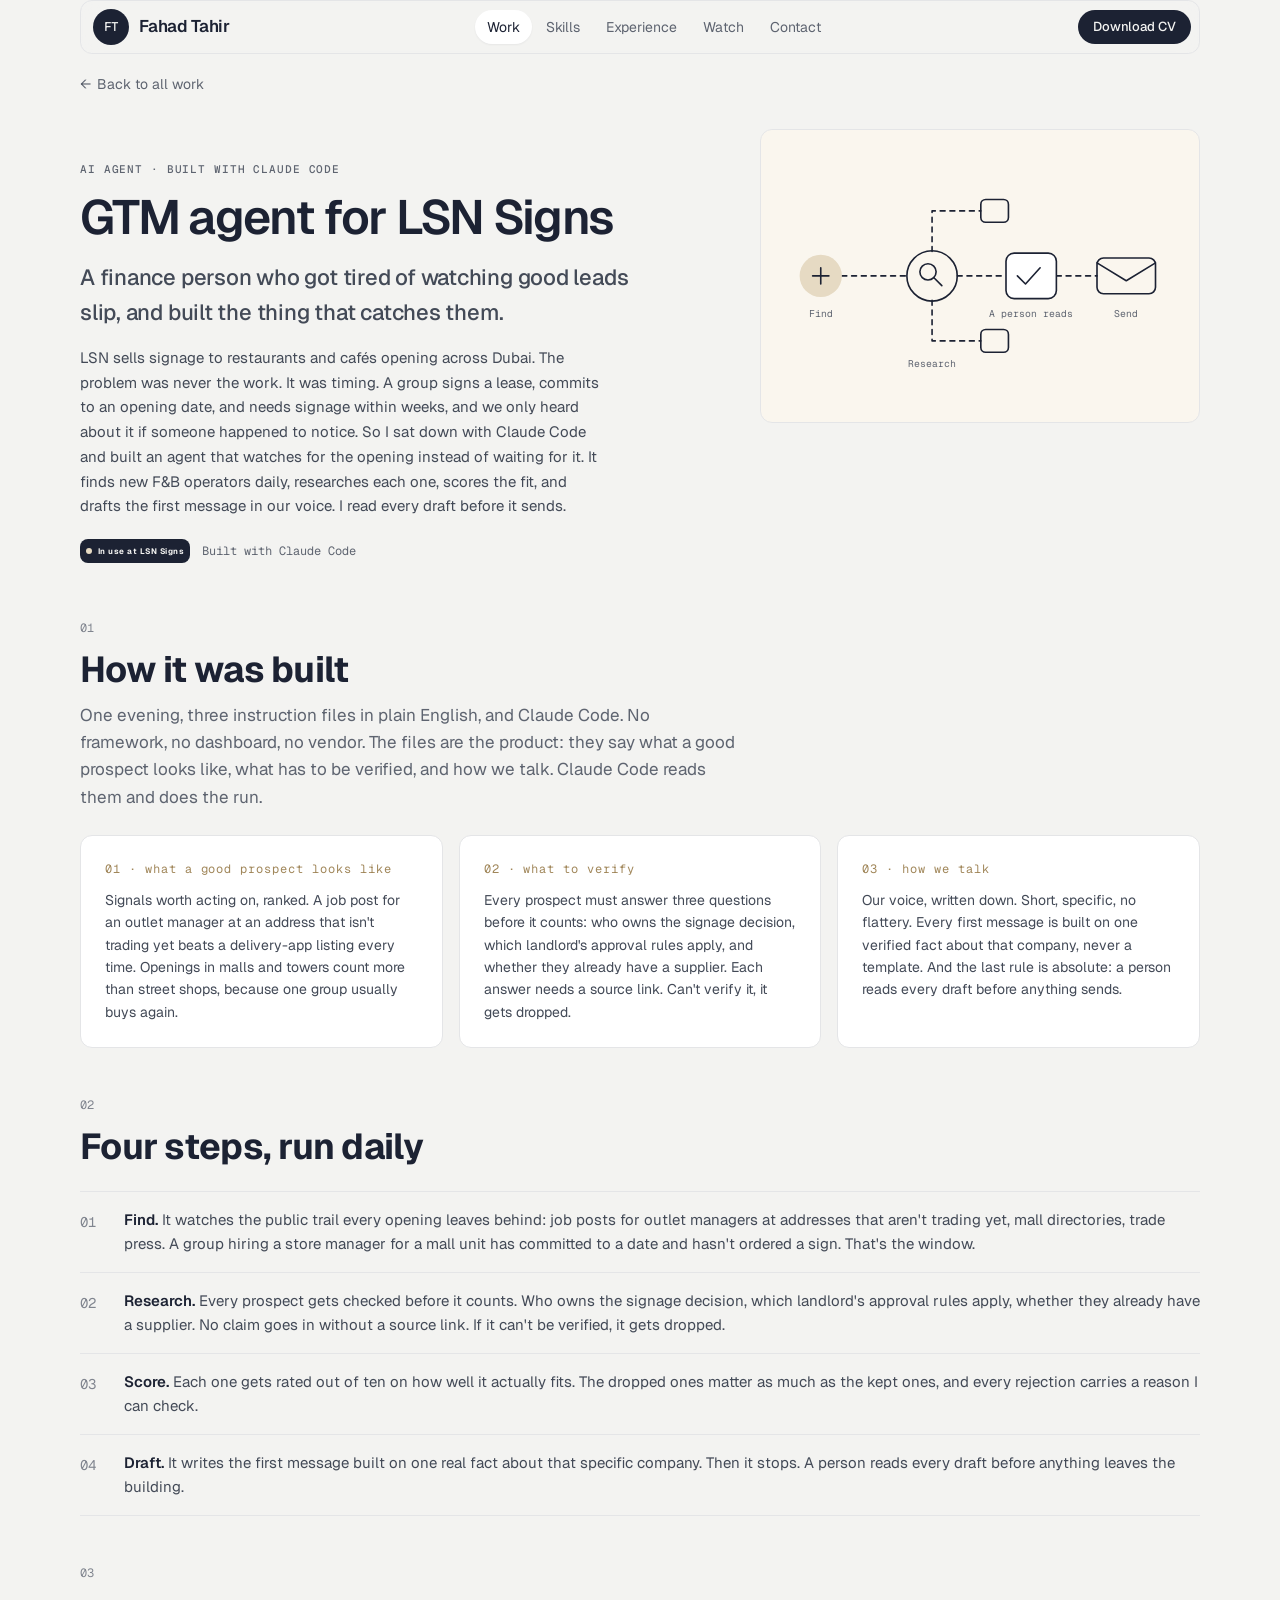
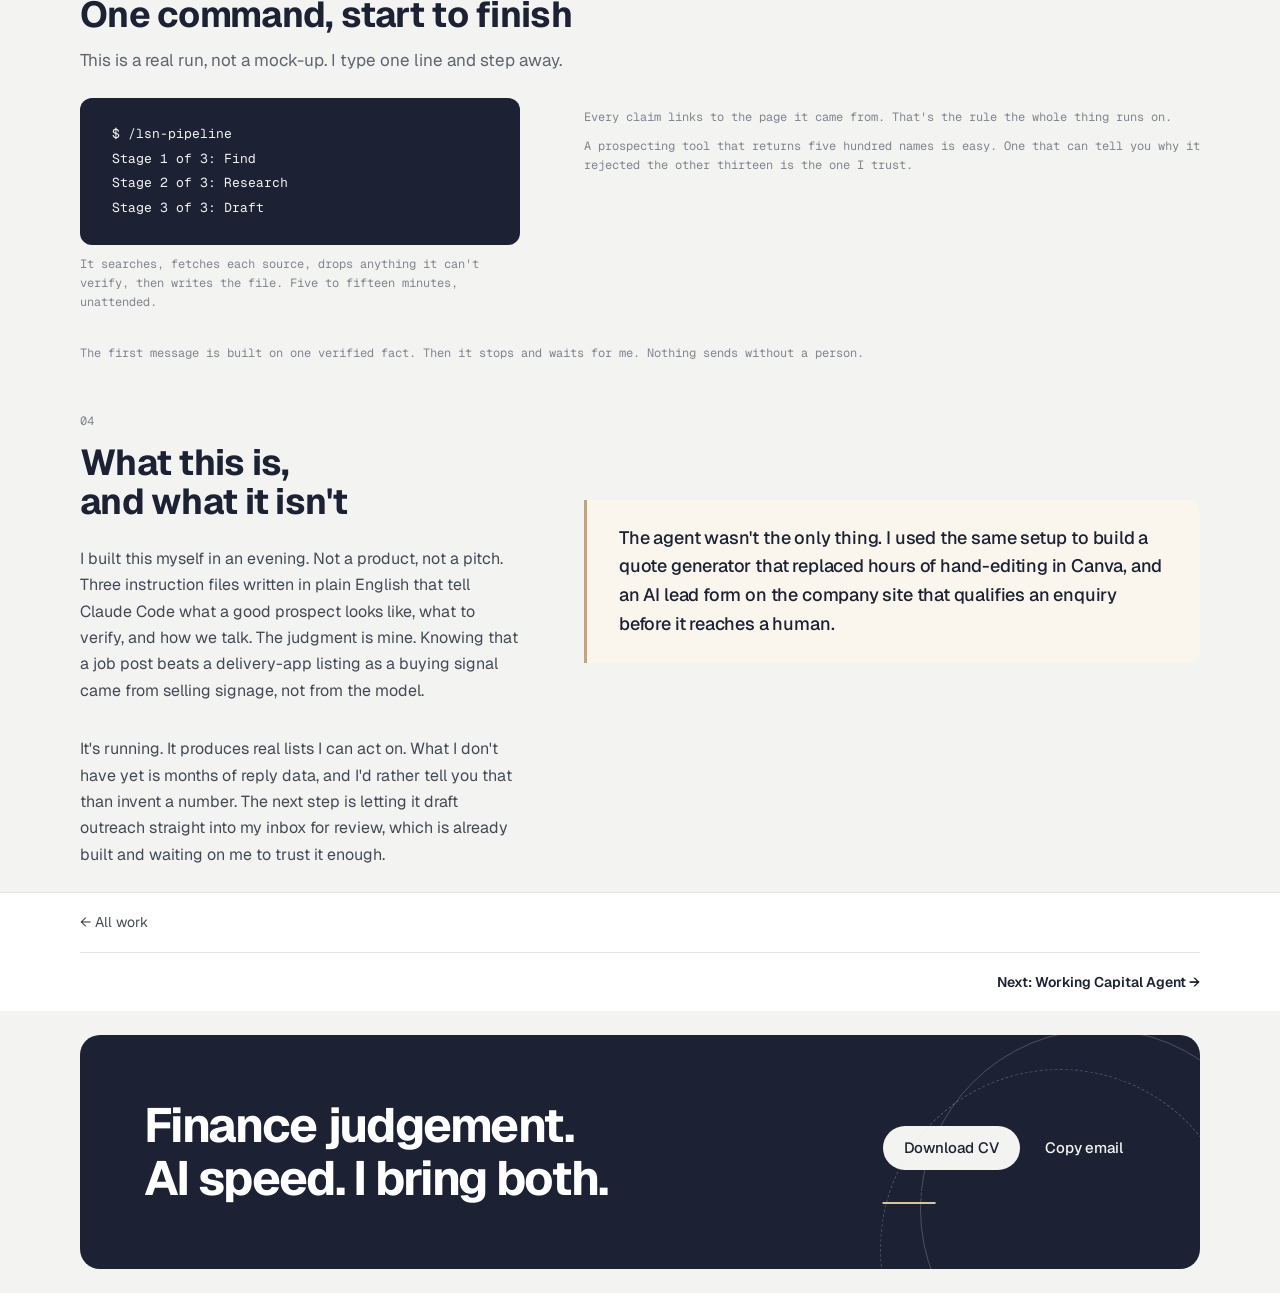
<file: lsn-gtm-agent/index.html>
<!doctype html>
<html lang="en">
<head>
  <meta charset="utf-8">
  <meta name="viewport" content="width=device-width, initial-scale=1">
  <title>GTM agent for LSN Signs · Fahad Tahir</title>
  <meta name="description" content="I got tired of watching good leads slip, so I built the thing that catches them. AI agent built with Claude Code, running at LSN Signs.">
  <link rel="canonical" href="https://fahadtahir.vercel.app/lsn-gtm-agent/">
  <meta property="og:type" content="article">
  <meta property="og:title" content="GTM agent for LSN Signs · Fahad Tahir">
  <meta property="og:description" content="I got tired of watching good leads slip, so I built the thing that catches them. AI agent built with Claude Code, running at LSN Signs.">
  <meta property="og:image" content="https://fahadtahir.vercel.app/assets/images/og.jpg">
  <meta property="og:image:width" content="1200">
  <meta property="og:image:height" content="630">
  <meta name="twitter:card" content="summary_large_image">
  <link rel="icon" href="../assets/favicon.svg" type="image/svg+xml">
  <link rel="preconnect" href="https://fonts.googleapis.com">
  <link rel="preconnect" href="https://fonts.gstatic.com" crossorigin>
  <link rel="stylesheet" href="https://fonts.googleapis.com/css2?family=Geist:wght@400;500;600;700;800&family=Geist+Mono:wght@400;500;600&display=swap">
  <link rel="stylesheet" href="../styles.css?v=v9">
</head>
<body class="gtm-dense">

  <header class="site-head">
    <div class="wrap">
      <nav class="topnav" aria-label="Site">
        <a class="brand" href="../" aria-label="Fahad Tahir, home">
          <span class="mono-mark" aria-hidden="true">FT</span>
          <span class="name">Fahad Tahir</span>
        </a>
        <div class="links">
          <a href="../#work" class="on">Work</a>
          <a href="../#kit">Skills</a>
          <a href="../#experience">Experience</a>
          <a href="../#watch">Watch</a>
          <a href="../#about">Contact</a>
        </div>
        <a class="btn btn-primary btn-sm" href="../assets/cv/Fahad_Tahir_Finance_CV.pdf" download>Download CV</a>
      </nav>
    </div>
  </header>

  <main id="main">
    <!-- 1. Status + hero -->
    <section class="cover" aria-labelledby="h1">
      <div class="wrap">
        <a class="back fade-up" href="../#work"><span aria-hidden="true">←</span> Back to all work</a>
        <div class="hero-grid">
          <div class="fade-up" style="--d:120ms">
            <p class="eyebrow" style="margin-top:32px">AI agent · built with Claude Code</p>
            <h1 id="h1" data-split>GTM agent for LSN Signs</h1>
            <p class="sub fade-up" style="--d:240ms">A finance person who got tired of watching good leads slip, and built the thing that catches them.</p>
            <p class="intro fade-up" style="--d:300ms">LSN sells signage to restaurants and cafés opening across Dubai. The problem was never the work. It was timing. A group signs a lease, commits to an opening date, and needs signage within weeks, and we only heard about it if someone happened to notice. So I sat down with Claude Code and built an agent that watches for the opening instead of waiting for it. It finds new F&amp;B operators daily, researches each one, scores the fit, and drafts the first message in our voice. I read every draft before it sends.</p>
            <div class="proj-meta fade-up" style="--d:360ms;margin-top:20px"><span class="badge b-live"><i></i>In use at LSN Signs</span><span class="mono">Built with Claude Code</span></div>
          </div>
          <figure class="proj-vis art fade-up" style="--d:200ms">
            <svg class="doodle gtm" viewBox="0 0 480 300" aria-hidden="true">
              <path class="ink dash" d="M70 150H150M212 150h60M334 150h50"/>
              <path class="ink dash" d="M181 120V70h60M181 180v50h60"/>
              <circle class="gold" cx="44" cy="150" r="26"/>
              <path class="ink" d="M34 150h20M44 140v20"/>
              <circle class="ink" cx="181" cy="150" r="31"/>
              <circle class="ink" cx="176" cy="145" r="10"/>
              <path class="ink" d="M183 152l10 10" stroke-width="3"/>
              <rect class="ink" x="241" y="56" width="34" height="28" rx="6"/>
              <rect class="ink" x="241" y="216" width="34" height="28" rx="6"/>
              <rect class="ink fill" x="272" y="122" width="62" height="56" rx="10"/>
              <path class="ink" d="M286 150l10 10 18-20" stroke-width="3"/>
              <rect class="ink" x="384" y="128" width="72" height="44" rx="8"/>
              <path class="ink" d="M384 134l36 22 36-22"/>
              <text class="lbl" x="44" y="200" text-anchor="middle">Find</text>
              <text class="lbl" x="181" y="262" text-anchor="middle">Research</text>
              <text class="lbl" x="303" y="200" text-anchor="middle">A person reads</text>
              <text class="lbl" x="420" y="200" text-anchor="middle">Send</text>
            </svg>
          </figure>
        </div>
      </div>
    </section>

    <!-- 2b. How it was built -->
    <section aria-labelledby="built-h">
      <div class="wrap">
        <div class="sec-head rv" data-view>
          <span class="idx">01</span>
          <h2 id="built-h">How it was built</h2>
          <p>One evening, three instruction files in plain English, and Claude Code. No framework, no dashboard, no vendor. The files are the product: they say what a good prospect looks like, what has to be verified, and how we talk. Claude Code reads them and does the run.</p>
        </div>
        <div class="files rv" data-view>
          <div class="file">
            <p class="fname">01 · what a good prospect looks like</p>
            <p>Signals worth acting on, ranked. A job post for an outlet manager at an address that isn't trading yet beats a delivery-app listing every time. Openings in malls and towers count more than street shops, because one group usually buys again.</p>
          </div>
          <div class="file">
            <p class="fname">02 · what to verify</p>
            <p>Every prospect must answer three questions before it counts: who owns the signage decision, which landlord's approval rules apply, and whether they already have a supplier. Each answer needs a source link. Can't verify it, it gets dropped.</p>
          </div>
          <div class="file">
            <p class="fname">03 · how we talk</p>
            <p>Our voice, written down. Short, specific, no flattery. Every first message is built on one verified fact about that company, never a template. And the last rule is absolute: a person reads every draft before anything sends.</p>
          </div>
        </div>
      </div>
    </section>

    <!-- 2. How it works -->
    <section aria-labelledby="how-h">
      <div class="wrap">
        <div class="sec-head rv" data-view>
          <span class="idx">02</span>
          <h2 id="how-h">Four steps, run daily</h2>
        </div>
        <ol class="steps rv" data-view>
          <li><b>Find.</b> It watches the public trail every opening leaves behind: job posts for outlet managers at addresses that aren't trading yet, mall directories, trade press. A group hiring a store manager for a mall unit has committed to a date and hasn't ordered a sign. That's the window.</li>
          <li><b>Research.</b> Every prospect gets checked before it counts. Who owns the signage decision, which landlord's approval rules apply, whether they already have a supplier. No claim goes in without a source link. If it can't be verified, it gets dropped.</li>
          <li><b>Score.</b> Each one gets rated out of ten on how well it actually fits. The dropped ones matter as much as the kept ones, and every rejection carries a reason I can check.</li>
          <li><b>Draft.</b> It writes the first message built on one real fact about that specific company. Then it stops. A person reads every draft before anything leaves the building.</li>
        </ol>
      </div>
    </section>


    <!-- 3. Watch it run -->
    <section aria-labelledby="run-h">
      <div class="wrap">
        <div class="sec-head rv" data-view>
          <span class="idx">03</span>
          <h2 id="run-h">One command, start to finish</h2>
          <p>This is a real run, not a mock-up. I type one line and step away.</p>
        </div>

        <div class="split rv" data-view>
          <div>
            <div class="term" role="img" aria-label="Terminal showing a run of the lsn-pipeline command">
<pre>$ /lsn-pipeline
Stage 1 of 3: Find
Stage 2 of 3: Research
Stage 3 of 3: Draft</pre>
            </div>
            <p class="cap">It searches, fetches each source, drops anything it can't verify, then writes the file. Five to fifteen minutes, unattended.</p>

          </div>
          <div>
            <p class="cap">Every claim links to the page it came from. That's the rule the whole thing runs on.</p>
            <p class="cap">A prospecting tool that returns five hundred names is easy. One that can tell you why it rejected the other thirteen is the one I trust.</p>
          </div>
        </div>

        <div class="draft rv" data-view>
          <p class="cap">The first message is built on one verified fact. Then it stops and waits for me. Nothing sends without a person.</p>
        </div>
      </div>
    </section>

    <!-- 4. The honest part + aside -->
    <section aria-labelledby="honest-h">
      <div class="wrap">
        <div class="split honest rv" data-view>
          <div>
            <div class="sec-head">
              <span class="idx">04</span>
              <h2 id="honest-h">What this is, and what it isn't</h2>
            </div>
            <div class="prose">
              <p>I built this myself in an evening. Not a product, not a pitch. Three instruction files written in plain English that tell Claude Code what a good prospect looks like, what to verify, and how we talk. The judgment is mine. Knowing that a job post beats a delivery-app listing as a buying signal came from selling signage, not from the model.</p>
              <p>It's running. It produces real lists I can act on. What I don't have yet is months of reply data, and I'd rather tell you that than invent a number. The next step is letting it draft outreach straight into my inbox for review, which is already built and waiting on me to trust it enough.</p>
            </div>
          </div>
          <div class="pull">
            <p>The agent wasn't the only thing. I used the same setup to build a quote generator that replaced hours of hand-editing in Canva, and an AI lead form on the company site that qualifies an enquiry before it reaches a human.</p>
          </div>
        </div>
      </div>
    </section>

    <!-- 7. Next -->
    <nav class="nextproj" aria-label="Next project">
      <a class="wrap nextproj-row" href="../#work"><span class="np-l"><span aria-hidden="true">←</span> All work</span></a>
      <a class="wrap nextproj-row np-next" href="../working-capital-agent/"><span class="np-r">Next: Working Capital Agent <span aria-hidden="true">→</span></span></a>
    </nav>

    <!-- 8. Closing -->
    <section class="closing" aria-labelledby="close-h">
      <div class="wrap">
        <div class="card rv" data-view>
          <div>
            <h2 id="close-h">Finance judgement. AI speed. I bring both.</h2>
          </div>
          <div class="acts">
            <div class="row">
              <a class="btn btn-primary" href="../assets/cv/Fahad_Tahir_Finance_CV.pdf" download data-magnet>Download CV</a>
              <button class="btn btn-ghost" type="button" data-copy="itsfahadtahir@gmail.com">Copy email</button>
            </div>
            <a class="link" href="https://www.linkedin.com/in/fahadtahiruae/" target="_blank" rel="noopener" style="font-size:14px">LinkedIn</a>
          </div>
        </div>
      </div>
    </section>
  </main>

  <div class="toast" role="status" aria-live="polite"><span></span></div>
  <script src="../main.js?v=v10" defer></script>
</body>
</html>
</file>
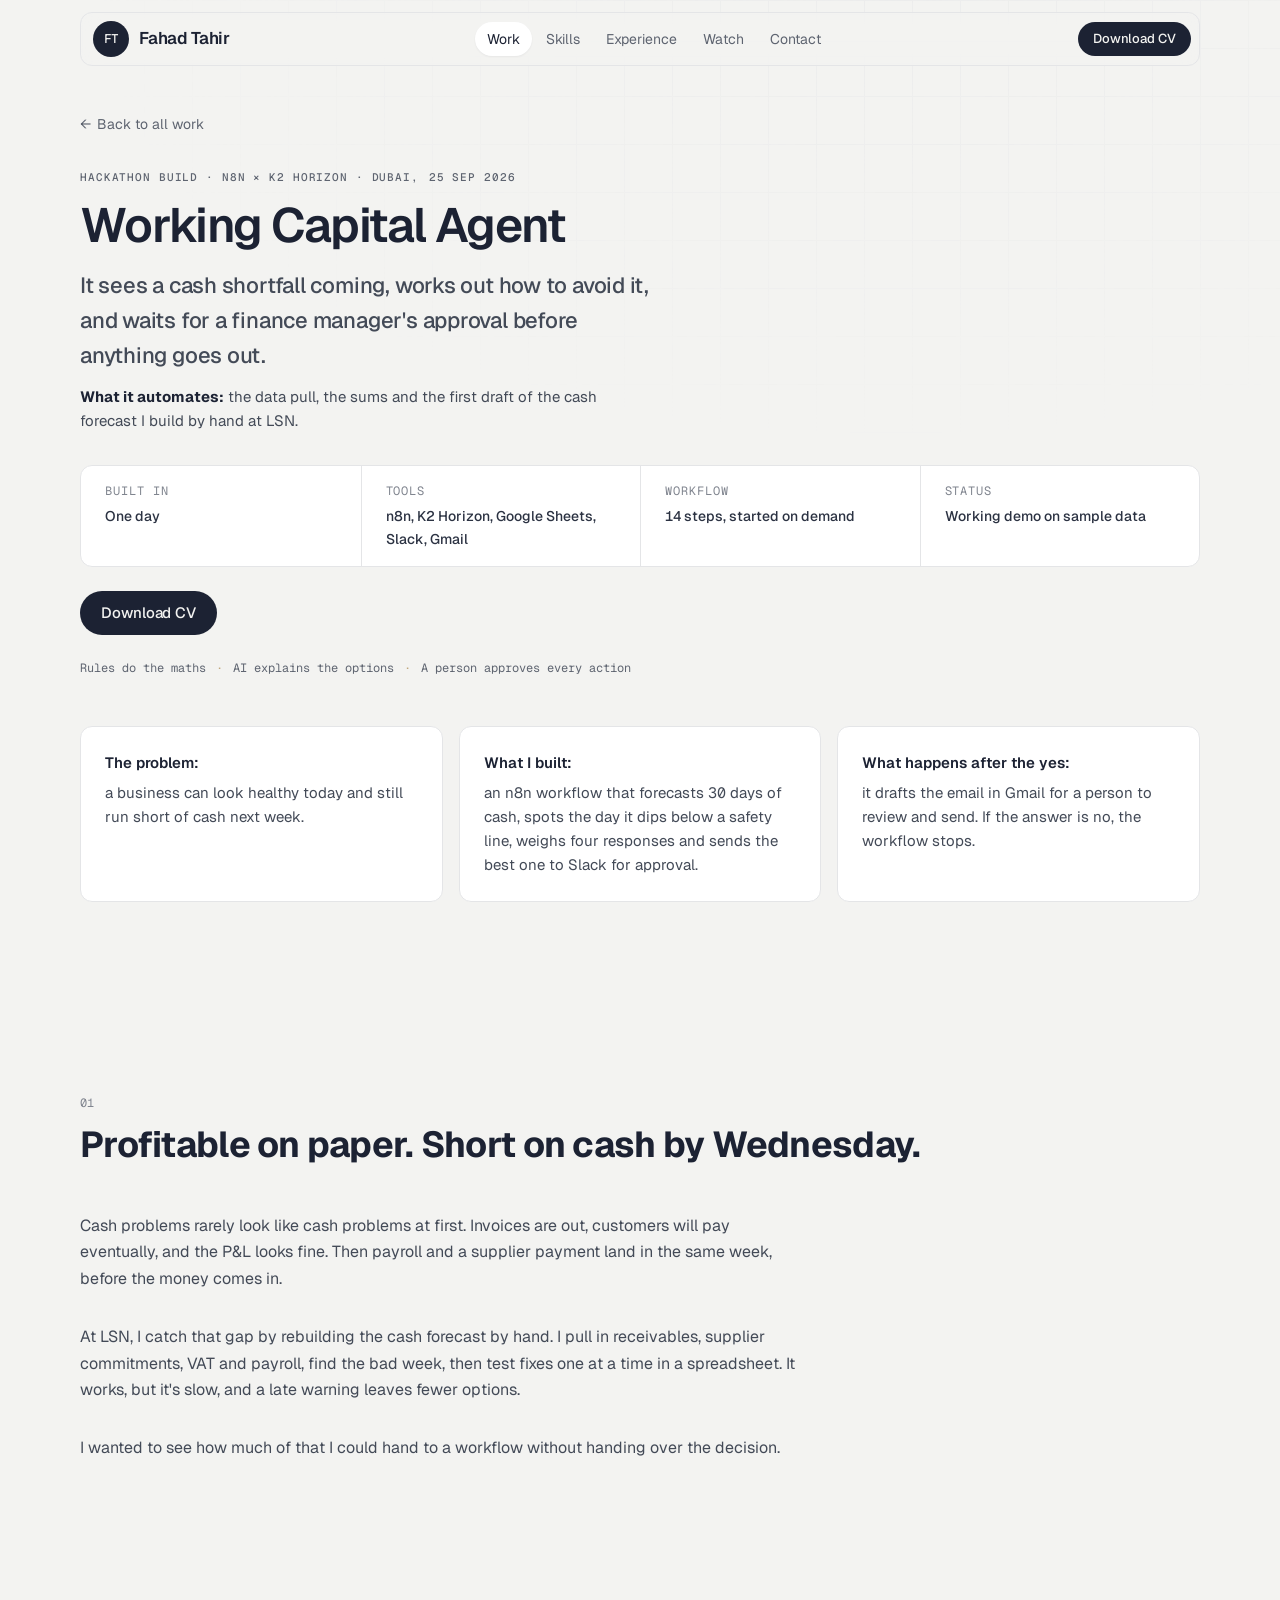
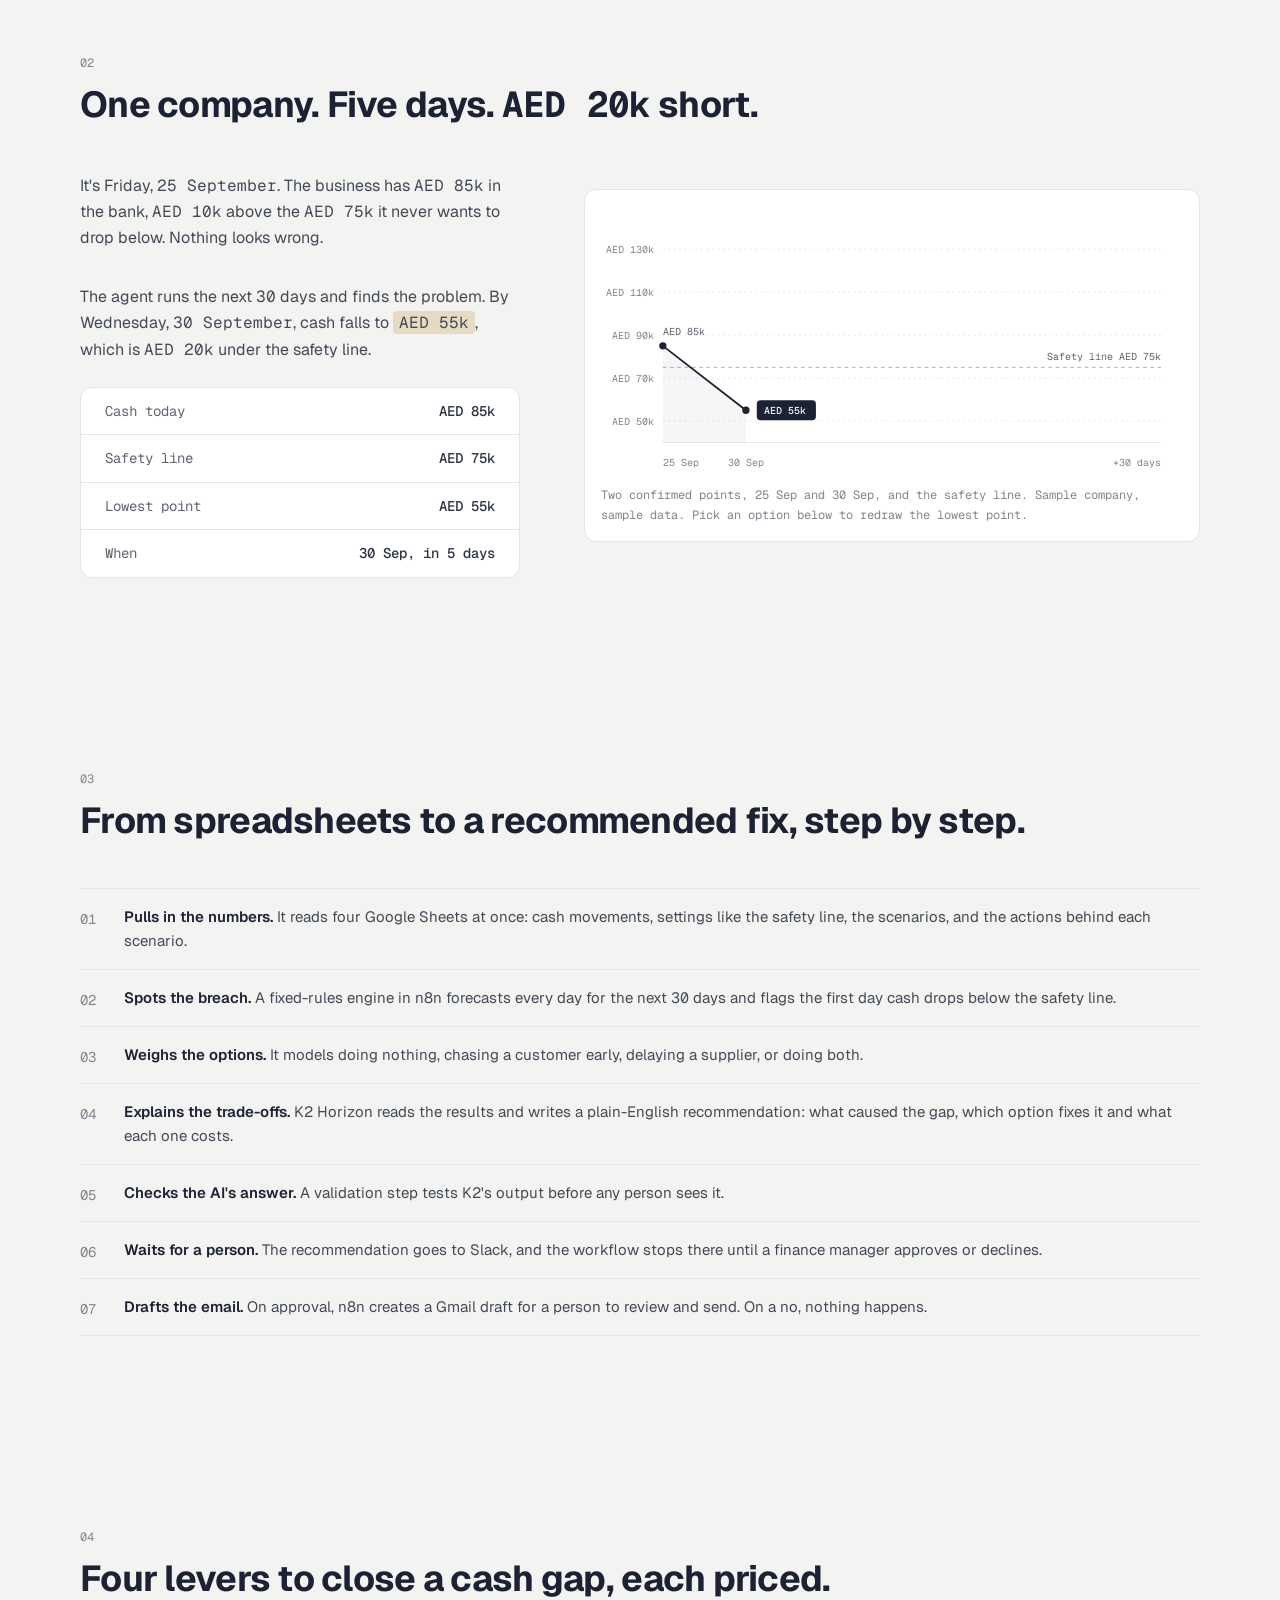
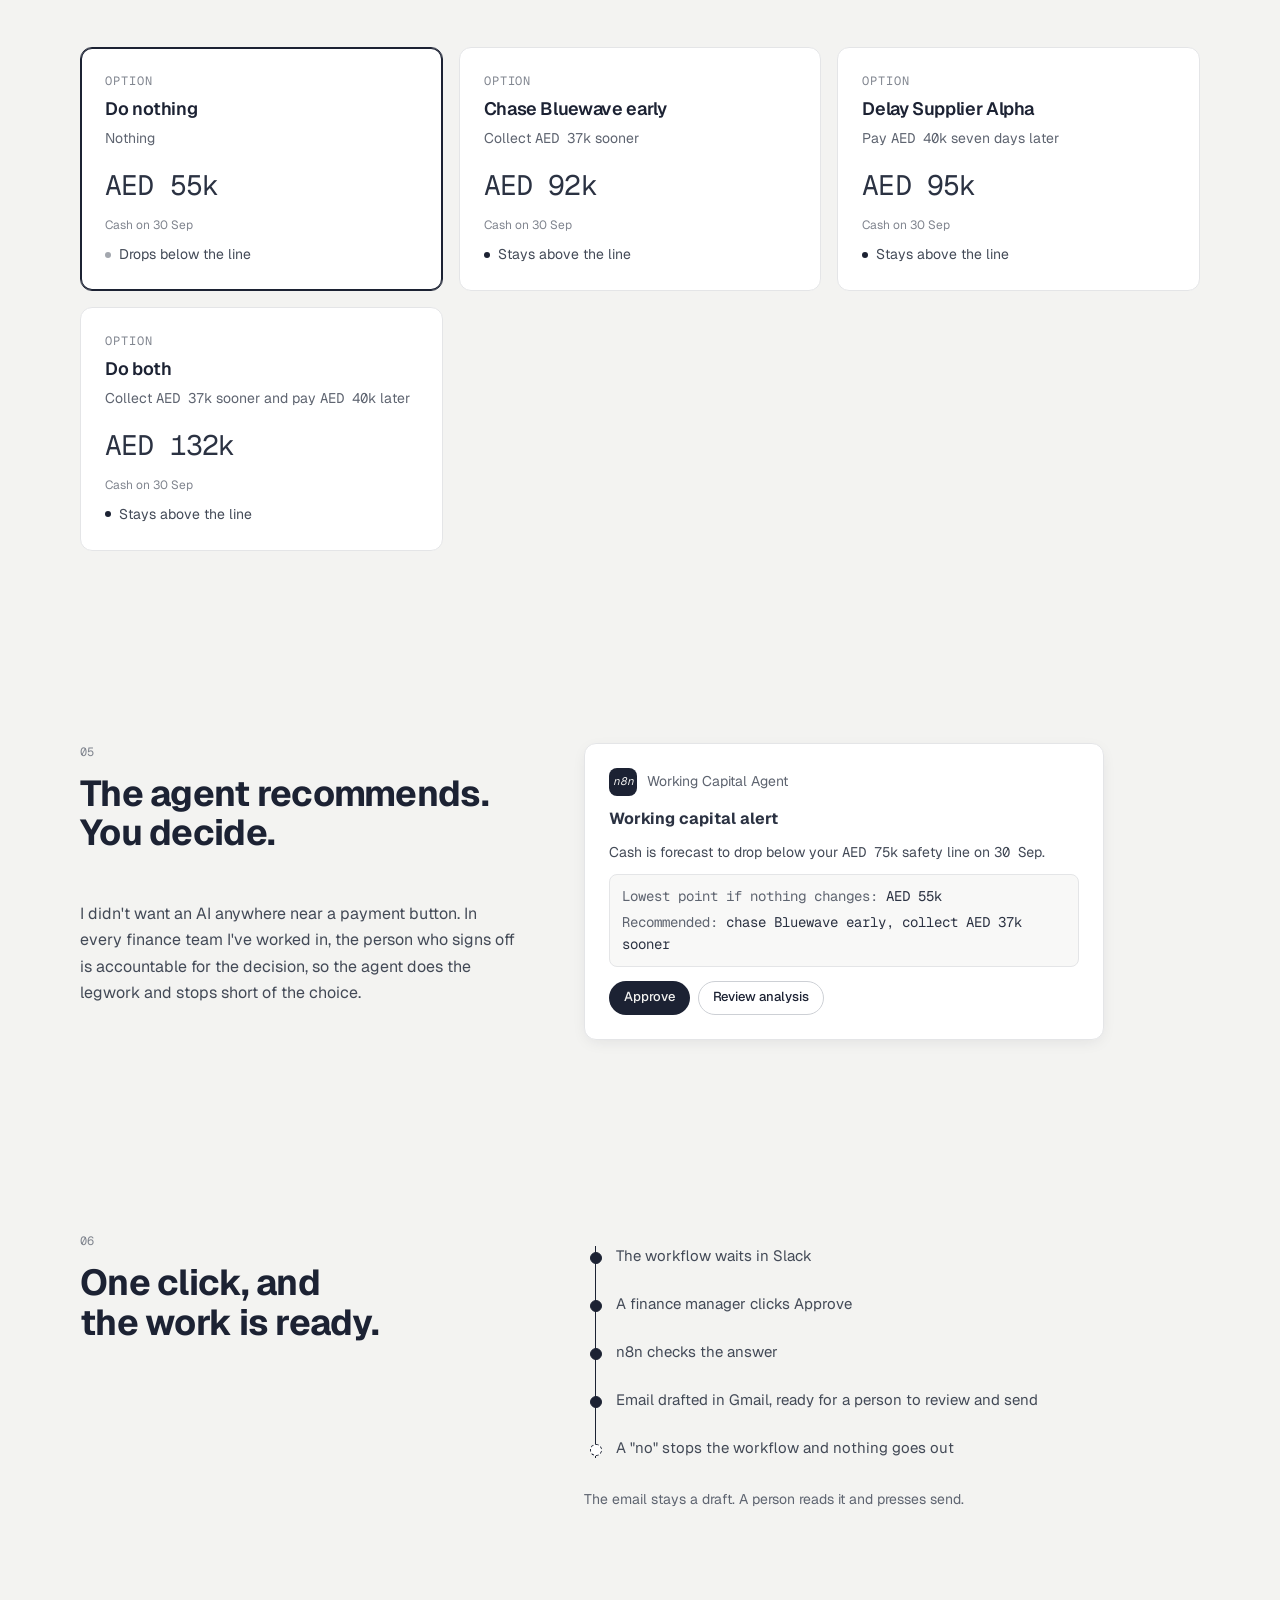
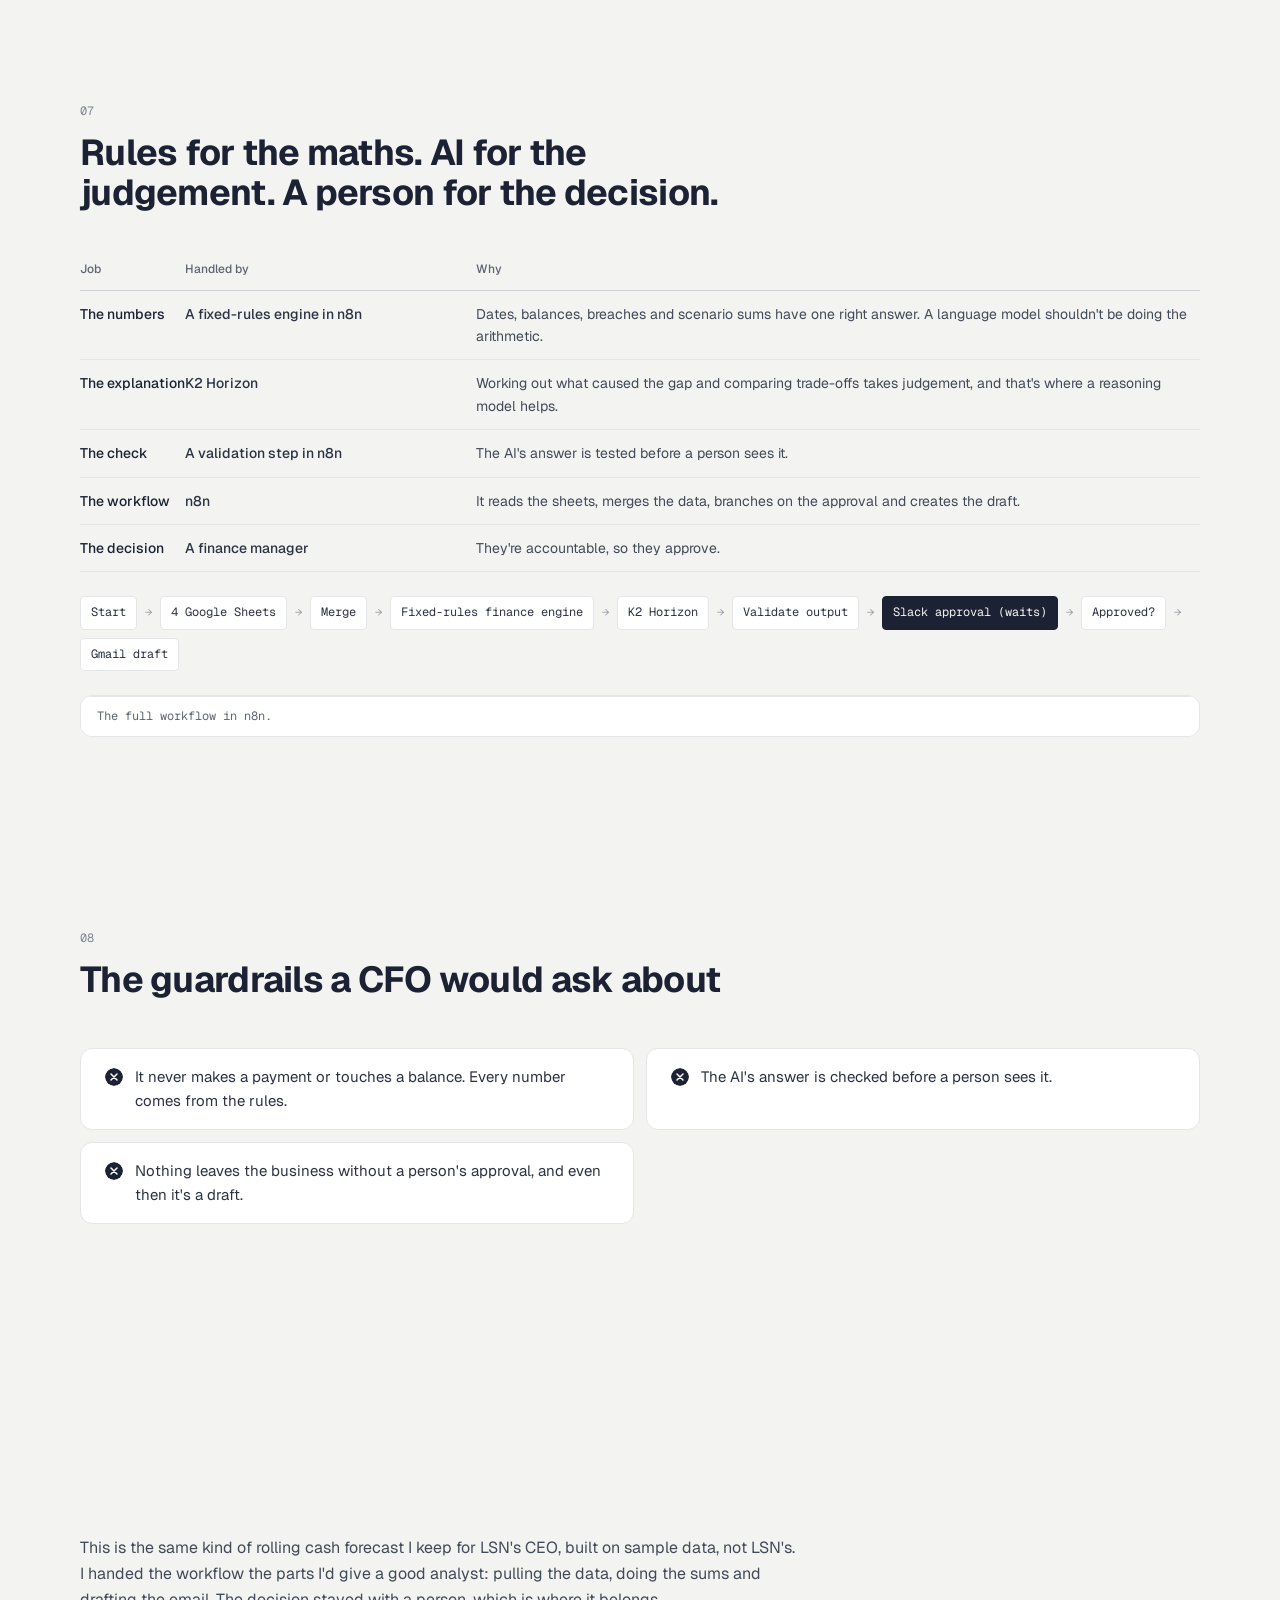
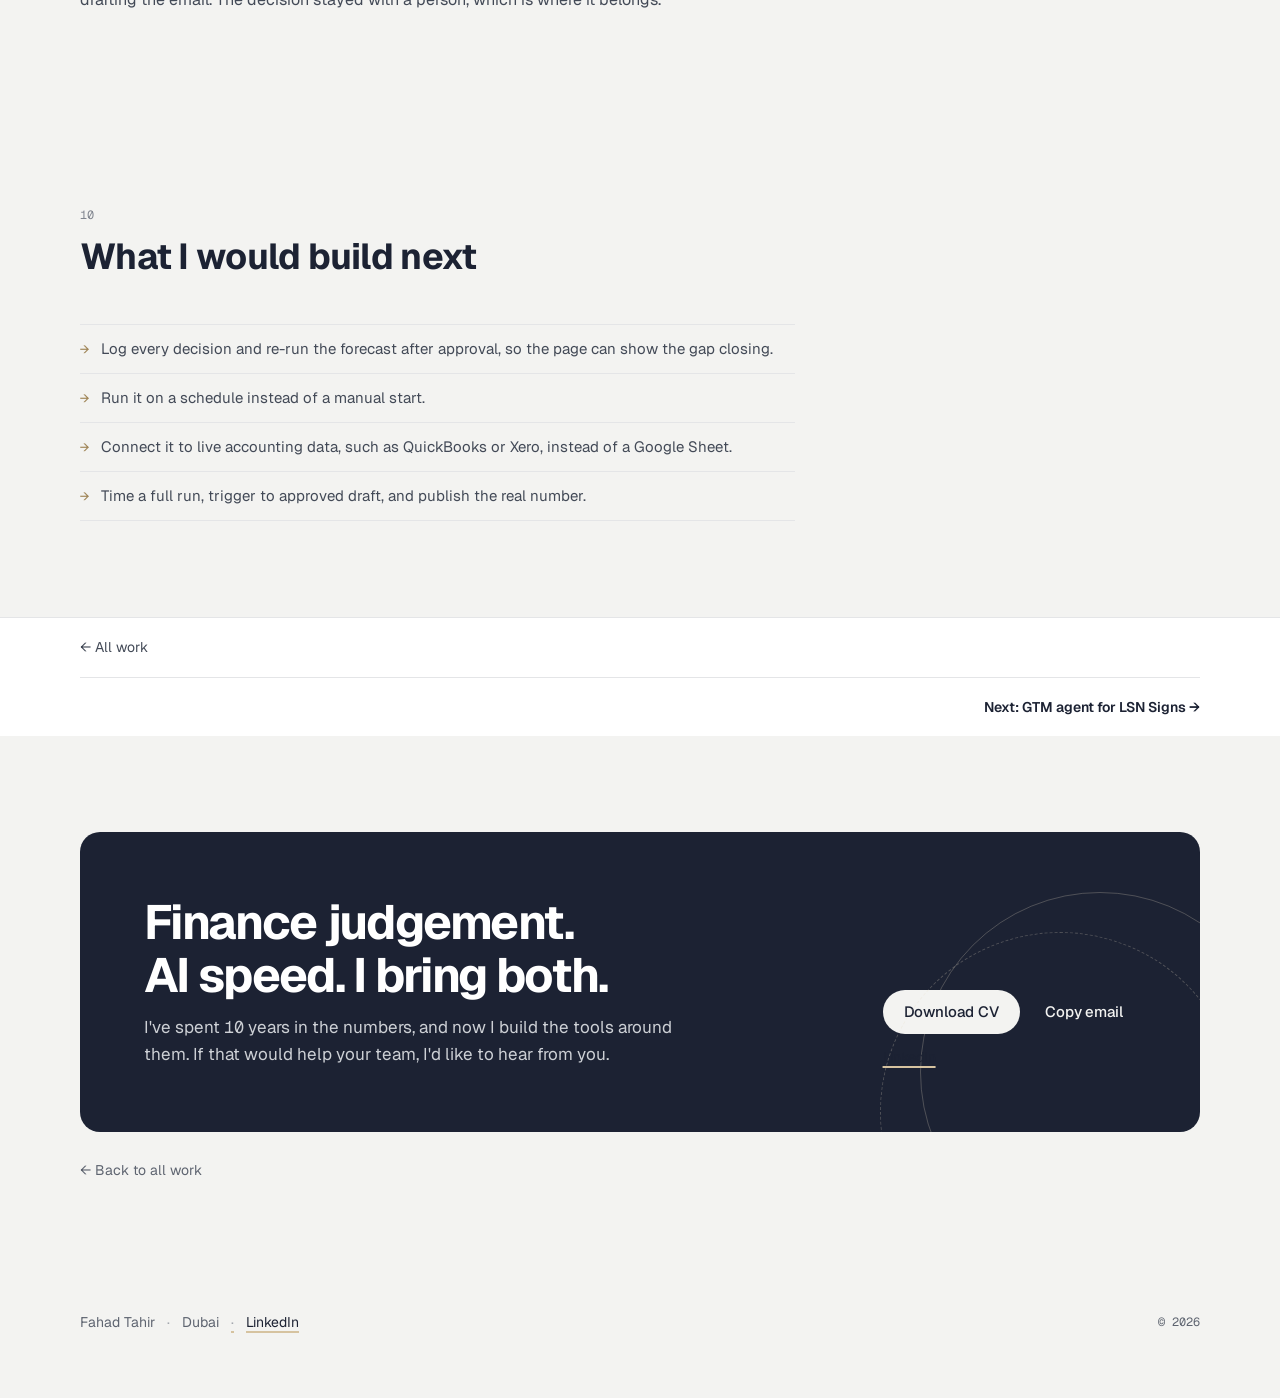
<file: working-capital-agent/index.html>
<!doctype html>
<html lang="en" class="no-js">
<head>
  <meta charset="utf-8">
  <meta name="viewport" content="width=device-width, initial-scale=1">
  <title>Working Capital Agent · Fahad Tahir</title>
  <meta name="description" content="A one-day n8n and K2 Horizon build that spots a cash shortfall before it happens and waits for a finance manager's approval before acting.">
  <link rel="canonical" href="https://fahadtahir.vercel.app/working-capital-agent/">
  <meta property="og:type" content="article">
  <meta property="og:title" content="Working Capital Agent · Fahad Tahir">
  <meta property="og:description" content="A one-day n8n and K2 Horizon build that spots a cash shortfall before it happens and waits for a finance manager's approval before acting.">
  <meta property="og:image" content="https://fahadtahir.vercel.app/assets/images/og.jpg">
  <meta property="og:image:width" content="1200">
  <meta property="og:image:height" content="630">
  <meta name="twitter:card" content="summary_large_image">
  <meta name="theme-color" content="#F3F3F1">
  <link rel="icon" href="../assets/favicon.svg" type="image/svg+xml">
  <link rel="preconnect" href="https://fonts.googleapis.com">
  <link rel="preconnect" href="https://fonts.gstatic.com" crossorigin>
  <link rel="stylesheet" href="https://fonts.googleapis.com/css2?family=Geist:wght@400;500;600;700;800&family=Geist+Mono:wght@400;500;600&display=swap">
  <link rel="stylesheet" href="../styles.css?v=v9">
  <script>document.documentElement.classList.remove('no-js')</script>
</head>
<body>
  <a class="skip" href="#main">Skip to content</a>
  <div class="paper" aria-hidden="true"></div>

  <header class="topbar">
    <div class="wrap">
      <nav class="topnav" aria-label="Site">
        <a class="brand" href="../" aria-label="Fahad Tahir, home">
          <span class="mono-mark" aria-hidden="true">FT</span>
          <span class="name">Fahad Tahir</span>
        </a>
        <div class="links">
          <a href="../#work" class="on">Work</a>
          <a href="../#kit">Skills</a>
          <a href="../#experience">Experience</a>
          <a href="../#watch">Watch</a>
          <a href="../#about">Contact</a>
        </div>
        <a class="btn btn-primary btn-sm" href="../assets/cv/Fahad_Tahir_Finance_CV.pdf" download>Download CV</a>
      </nav>
    </div>
  </header>

  <main id="main">
    <!-- 1. Header -->
    <section class="cover" aria-labelledby="h1">
      <div class="wrap">
        <a class="back fade-up" href="../#work"><span aria-hidden="true">←</span> Back to all work</a>
        <p class="eyebrow fade-up" style="--d:80ms;margin-top:32px">Hackathon build · n8n × K2 Horizon · Dubai, <time>25 Sep 2026</time></p>
        <h1 id="h1" data-split>Working Capital Agent</h1>
        <p class="sub fade-up" style="--d:240ms">It sees a cash shortfall coming, works out how to avoid it, and waits for a finance manager's approval before anything goes out.</p>
        <p class="outcome fade-up" style="--d:280ms"><b>What it automates:</b> the data pull, the sums and the first draft of the cash forecast I build by hand at LSN.</p>
        <dl class="details fade-up" style="--d:320ms">
          <div><dt>Built in</dt><dd>One day</dd></div>
          <div><dt>Tools</dt><dd>n8n, K2 Horizon, Google Sheets, Slack, Gmail</dd></div>
          <div><dt>Workflow</dt><dd><span class="num">14</span> steps, started on demand</dd></div>
          <div><dt>Status</dt><dd>Working demo on sample data</dd></div>
        </dl>
        <div class="cta fade-up" style="--d:400ms;margin-top:24px">
          <a class="btn btn-primary" href="../assets/cv/Fahad_Tahir_Finance_CV.pdf" download data-magnet>Download CV</a>
        </div>
        <p class="trust fade-up" style="--d:480ms"><span>Rules do the maths</span><span>AI explains the options</span><span>A person approves every action</span></p>
      </div>
    </section>

    <!-- 2. The short version -->
    <section aria-label="The short version" style="padding-top:0">
      <div class="wrap short rv" data-view>
        <div><b>The problem:</b> a business can look healthy today and still run short of cash next week.</div>
        <div><b>What I built:</b> an n8n workflow that forecasts <span class="num">30</span> days of cash, spots the day it dips below a safety line, weighs four responses and sends the best one to Slack for approval.</div>
        <div><b>What happens after the yes:</b> it drafts the email in Gmail for a person to review and send. If the answer is no, the workflow stops.</div>
      </div>
    </section>

    <!-- 3. The problem -->
    <section aria-labelledby="prob-h">
      <div class="wrap">
        <div class="sec-head rv" data-view>
          <span class="idx">01</span>
          <h2 id="prob-h">Profitable on paper. Short on cash by Wednesday.</h2>
        </div>
        <div class="prose rv" data-view>
          <p>Cash problems rarely look like cash problems at first. Invoices are out, customers will pay eventually, and the P&amp;L looks fine. Then payroll and a supplier payment land in the same week, before the money comes in.</p>
          <p>At LSN, I catch that gap by rebuilding the cash forecast by hand. I pull in receivables, supplier commitments, VAT and payroll, find the bad week, then test fixes one at a time in a spreadsheet. It works, but it's slow, and a late warning leaves fewer options.</p>
          <p>I wanted to see how much of that I could hand to a workflow without handing over the decision.</p>
        </div>
      </div>
    </section>

    <!-- 4. The scenario -->
    <section aria-labelledby="scen-h">
      <div class="wrap">
        <div class="sec-head rv" data-view>
          <span class="idx">02</span>
          <h2 id="scen-h">One company. Five days. <span class="num">AED 20k</span> short.</h2>
        </div>
        <div class="split">
          <div class="rv" data-view>
            <div class="prose">
              <p>It's Friday, <time>25 September</time>. The business has <span class="num">AED 85k</span> in the bank, <span class="num">AED 10k</span> above the <span class="num">AED 75k</span> it never wants to drop below. Nothing looks wrong.</p>
              <p>The agent runs the next <span class="num">30</span> days and finds the problem. By Wednesday, <time>30 September</time>, cash falls to <span class="hl">AED 55k</span>, which is <span class="num">AED 20k</span> under the safety line.</p>
            </div>
            <div class="scen" style="margin-top:24px">
              <dl>
                <div><dt>Cash today</dt><dd>AED 85k</dd></div>
                <div><dt>Safety line</dt><dd>AED 75k</dd></div>
                <div><dt>Lowest point</dt><dd>AED 55k</dd></div>
                <div><dt>When</dt><dd>30 Sep, in 5 days</dd></div>
              </dl>
            </div>
          </div>
          <div class="rv" data-view style="--d:80ms">
            <div class="chart" data-chart>
              <p class="src">Two confirmed points, 25 Sep and 30 Sep, and the safety line. Sample company, sample data. Pick an option below to redraw the lowest point.</p>
            </div>
            <p class="sr-only" data-chart-live aria-live="polite"></p>
          </div>
        </div>
      </div>
    </section>

    <!-- 5. What the agent does -->
    <section aria-labelledby="does-h">
      <div class="wrap">
        <div class="sec-head rv" data-view>
          <span class="idx">03</span>
          <h2 id="does-h">From spreadsheets to a recommended fix, step by step.</h2>
        </div>
        <ol class="steps rv" data-view>
          <li><b>Pulls in the numbers.</b> It reads four Google Sheets at once: cash movements, settings like the safety line, the scenarios, and the actions behind each scenario.</li>
          <li><b>Spots the breach.</b> A fixed-rules engine in n8n forecasts every day for the next <span class="num">30</span> days and flags the first day cash drops below the safety line.</li>
          <li><b>Weighs the options.</b> It models doing nothing, chasing a customer early, delaying a supplier, or doing both.</li>
          <li><b>Explains the trade-offs.</b> K2 Horizon reads the results and writes a plain-English recommendation: what caused the gap, which option fixes it and what each one costs.</li>
          <li><b>Checks the AI's answer.</b> A validation step tests K2's output before any person sees it.</li>
          <li><b>Waits for a person.</b> The recommendation goes to Slack, and the workflow stops there until a finance manager approves or declines.</li>
          <li><b>Drafts the email.</b> On approval, n8n creates a Gmail draft for a person to review and send. On a no, nothing happens.</li>
        </ol>
      </div>
    </section>

    <!-- 6. The options -->
    <section aria-labelledby="opts-h">
      <div class="wrap">
        <div class="sec-head rv" data-view>
          <span class="idx">04</span>
          <h2 id="opts-h">Four levers to close a cash gap, each priced.</h2>
        </div>
        <div class="opts rv" data-view role="group" aria-label="Options. Selecting one redraws the chart above.">
          <button class="opt" type="button" aria-pressed="true" data-low="55">
            <span class="k">Option</span>
            <h3>Do nothing</h3>
            <span class="chg">Nothing</span>
            <span class="low">AED 55k</span>
            <span class="lowlbl">Cash on 30 Sep</span>
            <span class="res"><i aria-hidden="true"></i>Drops below the line</span>
          </button>
          <button class="opt ok" type="button" aria-pressed="false" data-low="92">
            <span class="k">Option</span>
            <h3>Chase Bluewave early</h3>
            <span class="chg">Collect <span class="num">AED 37k</span> sooner</span>
            <span class="low">AED 92k</span>
            <span class="lowlbl">Cash on 30 Sep</span>
            <span class="res"><i aria-hidden="true"></i>Stays above the line</span>
          </button>
          <button class="opt ok" type="button" aria-pressed="false" data-low="95">
            <span class="k">Option</span>
            <h3>Delay Supplier Alpha</h3>
            <span class="chg">Pay <span class="num">AED 40k</span> seven days later</span>
            <span class="low">AED 95k</span>
            <span class="lowlbl">Cash on 30 Sep</span>
            <span class="res"><i aria-hidden="true"></i>Stays above the line</span>
          </button>
          <button class="opt ok" type="button" aria-pressed="false" data-low="132">
            <span class="k">Option</span>
            <h3>Do both</h3>
            <span class="chg">Collect <span class="num">AED 37k</span> sooner and pay <span class="num">AED 40k</span> later</span>
            <span class="low">AED 132k</span>
            <span class="lowlbl">Cash on 30 Sep</span>
            <span class="res"><i aria-hidden="true"></i>Stays above the line</span>
          </button>
        </div>
      </div>
    </section>

    <!-- 7. The approval -->
    <section aria-labelledby="appr-h">
      <div class="wrap split">
        <div class="rv" data-view>
          <div class="sec-head">
            <span class="idx">05</span>
            <h2 id="appr-h">The agent recommends. You decide.</h2>
          </div>
          <div class="prose">
            <p>I didn't want an AI anywhere near a payment button. In every finance team I've worked in, the person who signs off is accountable for the decision, so the agent does the legwork and stops short of the choice.</p>
          </div>
        </div>
        <div class="rv" data-view style="--d:80ms">
          <div class="slack" aria-label="Slack message mock">
            <div class="from"><i aria-hidden="true">n8n</i>Working Capital Agent</div>
            <b>Working capital alert</b>
            <p>Cash is forecast to drop below your <span class="num">AED 75k</span> safety line on <time>30 Sep</time>.</p>
            <div class="kv">
              <div><span>Lowest point if nothing changes:</span> AED 55k</div>
              <div><span>Recommended:</span> chase Bluewave early, collect AED 37k sooner</div>
            </div>
            <div class="acts"><span class="btn btn-primary btn-sm" aria-hidden="true">Approve</span><span class="btn btn-secondary btn-sm" aria-hidden="true">Review analysis</span></div>
          </div>
        </div>
      </div>
    </section>

    <!-- 8. After the yes -->
    <section aria-labelledby="after-h">
      <div class="wrap split">
        <div class="rv" data-view>
          <div class="sec-head">
            <span class="idx">06</span>
            <h2 id="after-h">One click, and the work is ready.</h2>
          </div>
        </div>
        <div class="rv" data-view>
          <ol class="seq">
            <span class="fill" aria-hidden="true"></span>
            <li style="--d:0ms">The workflow waits in Slack</li>
            <li style="--d:180ms">A finance manager clicks Approve</li>
            <li style="--d:360ms">n8n checks the answer</li>
            <li style="--d:540ms">Email drafted in Gmail, ready for a person to review and send</li>
            <li class="stop" style="--d:720ms">A "no" stops the workflow and nothing goes out</li>
          </ol>
          <p>The email stays a draft. A person reads it and presses send.</p>
        </div>
      </div>
    </section>

    <!-- 9. How it's built -->
    <section aria-labelledby="built-h">
      <div class="wrap">
        <div class="sec-head rv" data-view>
          <span class="idx">07</span>
          <h2 id="built-h">Rules for the maths. AI for the judgement. A person for the decision.</h2>
        </div>
        <div class="rv" data-view>
          <table class="built">
            <thead><tr><th>Job</th><th>Handled by</th><th>Why</th></tr></thead>
            <tbody>
              <tr><td>The numbers</td><td>A fixed-rules engine in n8n</td><td>Dates, balances, breaches and scenario sums have one right answer. A language model shouldn't be doing the arithmetic.</td></tr>
              <tr><td>The explanation</td><td>K2 Horizon</td><td>Working out what caused the gap and comparing trade-offs takes judgement, and that's where a reasoning model helps.</td></tr>
              <tr><td>The check</td><td>A validation step in n8n</td><td>The AI's answer is tested before a person sees it.</td></tr>
              <tr><td>The workflow</td><td>n8n</td><td>It reads the sheets, merges the data, branches on the approval and creates the draft.</td></tr>
              <tr><td>The decision</td><td>A finance manager</td><td>They're accountable, so they approve.</td></tr>
            </tbody>
          </table>
          <div class="flow" aria-label="Workflow strip">
            <span>Start</span><i aria-hidden="true">→</i><span>4 Google Sheets</span><i aria-hidden="true">→</i><span>Merge</span><i aria-hidden="true">→</i><span>Fixed-rules finance engine</span><i aria-hidden="true">→</i><span>K2 Horizon</span><i aria-hidden="true">→</i><span>Validate output</span><i aria-hidden="true">→</i><span class="k">Slack approval (waits)</span><i aria-hidden="true">→</i><span>Approved?</span><i aria-hidden="true">→</i><span>Gmail draft</span>
          </div>
          <figure class="shot">
            <picture>
              <source type="image/webp" srcset="../assets/images/n8n-workflow.webp">
              <img src="../assets/images/n8n-workflow.jpg" width="1600" height="782" alt="The Working Capital Agent workflow in n8n. Four Google Sheets feed a merge step, a fixed rules engine, K2 Horizon, a validation step, a Slack approval and a Gmail draft." loading="lazy" decoding="async">
            </picture>
            <figcaption>The full workflow in n8n.</figcaption>
          </figure>
        </div>
      </div>
    </section>

    <!-- 10. What it won't do -->
    <section aria-labelledby="guard-h">
      <div class="wrap">
        <div class="sec-head rv" data-view>
          <span class="idx">08</span>
          <h2 id="guard-h">The guardrails a CFO would ask about</h2>
        </div>
        <ul class="guard rv" data-view>
          <li>It never makes a payment or touches a balance. Every number comes from the rules.</li>
          <li>The AI's answer is checked before a person sees it.</li>
          <li>Nothing leaves the business without a person's approval, and even then it's a draft.</li>
        </ul>
      </div>
    </section>

    <!-- 11. Why I built it -->
    <section aria-labelledby="why-h">
      <div class="wrap">
        <div class="sec-head rv" data-view>
          <span class="idx">09</span>
          <h2 id="why-h">The forecast I already build, with the slow parts automated.</h2>
        </div>
        <div class="prose rv" data-view>
          <p>This is the same kind of rolling cash forecast I keep for LSN's CEO, built on sample data, not LSN's. I handed the workflow the parts I'd give a good analyst: pulling the data, doing the sums and drafting the email. The decision stayed with a person, which is where it belongs.</p>
        </div>
      </div>
    </section>

    <!-- 12. What's next -->
    <section aria-labelledby="next-h">
      <div class="wrap">
        <div class="sec-head rv" data-view>
          <span class="idx">10</span>
          <h2 id="next-h">What I would build next</h2>
        </div>
        <ul class="next rv" data-view>
          <li>Log every decision and re-run the forecast after approval, so the page can show the gap closing.</li>
          <li>Run it on a schedule instead of a manual start.</li>
          <li>Connect it to live accounting data, such as QuickBooks or Xero, instead of a Google Sheet.</li>
          <li>Time a full run, trigger to approved draft, and publish the real number.</li>
        </ul>
      </div>
    </section>

    <!-- 12b. Next -->
    <nav class="nextproj" aria-label="Next project">
      <a class="wrap nextproj-row" href="../#work"><span class="np-l"><span aria-hidden="true">←</span> All work</span></a>
      <a class="wrap nextproj-row np-next" href="../lsn-gtm-agent/"><span class="np-r">Next: GTM agent for LSN Signs <span aria-hidden="true">→</span></span></a>
    </nav>

    <!-- 13. Closing -->
    <section class="closing" aria-labelledby="close-h">
      <div class="wrap">
        <div class="card rv" data-view>
          <div>
            <h2 id="close-h">Finance judgement. AI speed. I bring both.</h2>
            <p style="margin-top:12px">I've spent <span class="num">10</span> years in the numbers, and now I build the tools around them. If that would help your team, I'd like to hear from you.</p>
          </div>
          <div class="acts">
            <div class="row">
              <a class="btn btn-primary" href="../assets/cv/Fahad_Tahir_Finance_CV.pdf" download data-magnet>Download CV</a>
              <button class="btn btn-ghost" type="button" data-copy="itsfahadtahir@gmail.com">Copy email</button>
            </div>
            <a class="link" href="https://www.linkedin.com/in/fahadtahiruae/" target="_blank" rel="noopener" style="font-size:14px">LinkedIn</a>
          </div>
        </div>
        <p style="margin-top:24px"><a class="back" href="../#work" style="font-size:14px;color:var(--text-secondary);text-decoration:none"><span aria-hidden="true">←</span> Back to all work</a></p>
      </div>
    </section>
  </main>

  <footer>
    <div class="wrap">
      <div class="dots">
        <span>Fahad Tahir</span>
        <span>Dubai</span>
        <a class="link" href="https://www.linkedin.com/in/fahadtahiruae/" target="_blank" rel="noopener">LinkedIn</a>
      </div>
      <span class="mono">© 2026</span>
    </div>
  </footer>

  <div class="toast" role="status" aria-live="polite"><i aria-hidden="true"></i><span></span></div>
  <script src="../main.js?v=v10" defer></script>
</body>
</html>
</file>
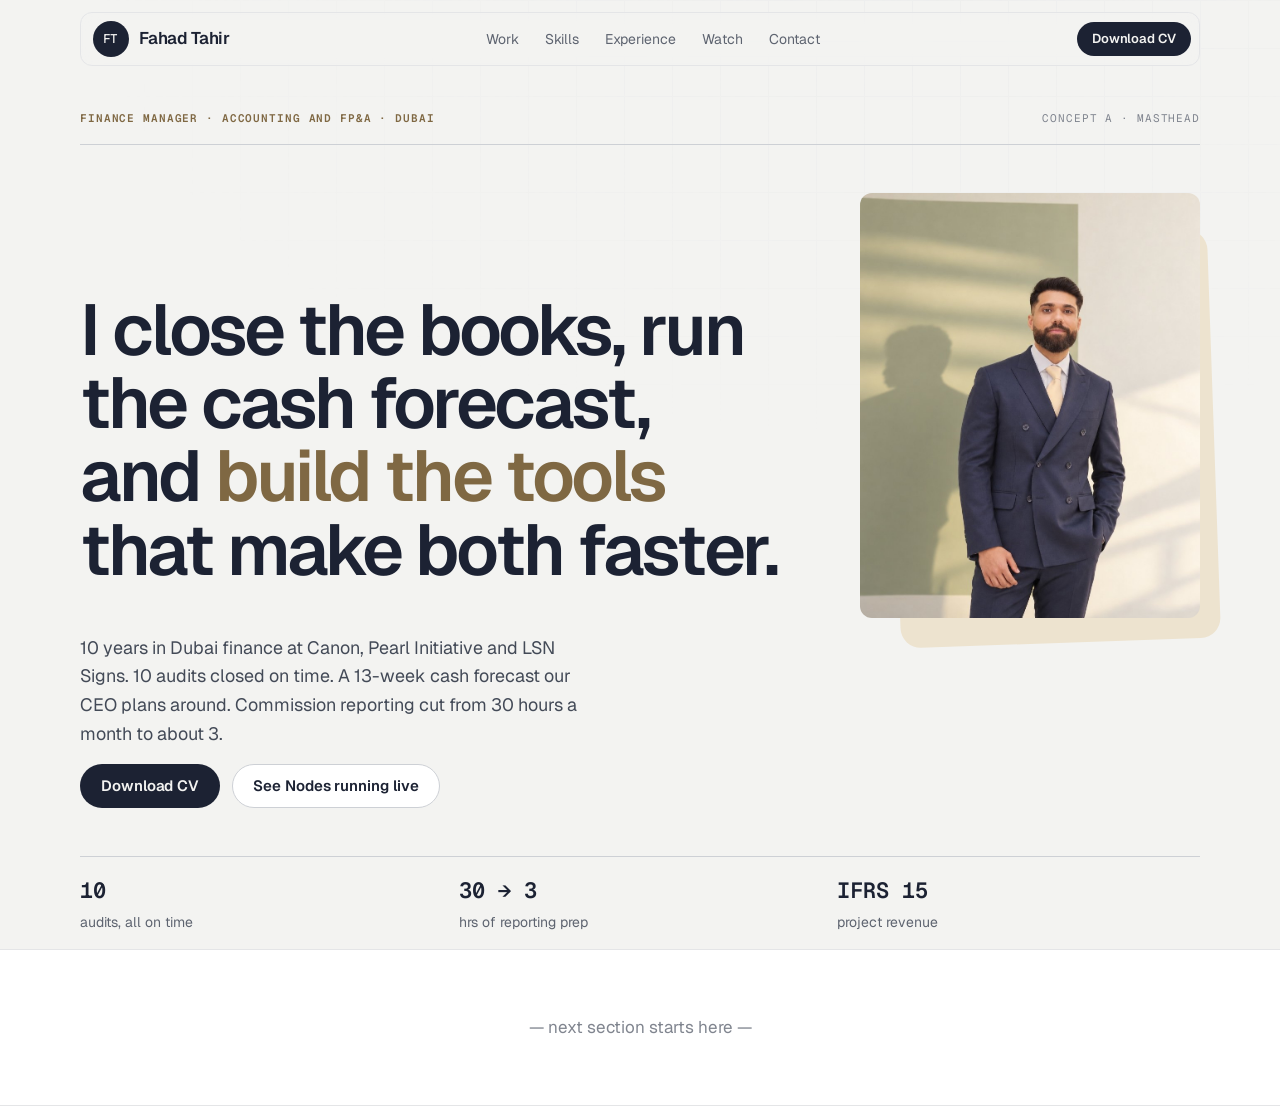
<file: _concepts/c1.html>
<!doctype html>
<html lang="en" class="no-js">
<head>
<meta charset="utf-8"><meta name="viewport" content="width=device-width,initial-scale=1">
<title>Concept A — Masthead</title>
<link rel="preconnect" href="https://fonts.googleapis.com">
<link rel="preconnect" href="https://fonts.gstatic.com" crossorigin>
<link rel="stylesheet" href="https://fonts.googleapis.com/css2?family=Geist:wght@400;500;600;700;800&family=Geist+Mono:wght@400;500;600&display=swap">
<link rel="stylesheet" href="../styles.css?v=v6">
<style>
  /* Concept A: editorial masthead — headline runs the full width, photo docks into the type. */
  .cA .hero2{min-height:calc(100svh - 72px);display:grid;align-content:space-between;padding-block:var(--space-6) 0}
  .cA-top{display:flex;justify-content:space-between;align-items:baseline;border-bottom:1px solid var(--border-strong);padding-bottom:var(--space-4);gap:var(--space-4)}
  .cA .eyebrow{color:var(--champ-700);font-weight:600}
  .cA-top .place{font-family:var(--font-mono);font-size:11px;letter-spacing:var(--tracking-label);text-transform:uppercase;color:var(--text-muted)}
  .cA-mid{display:grid;grid-template-columns:minmax(0,8fr) minmax(0,4fr);gap:var(--space-7);align-items:end;padding-block:var(--space-7)}
  .cA h1{font-size:clamp(38px,5.6vw,84px);line-height:1.02;letter-spacing:-0.04em;color:var(--navy-900);font-weight:600;max-width:16ch}
  .cA h1 em{font-style:normal;color:var(--champ-700)}
  .cA-sub{max-width:46ch;display:grid;gap:var(--space-4)}
  .cA-photo{position:relative;justify-self:end;width:min(30vw,340px);grid-column:2;grid-row:1;margin-bottom:calc(var(--space-6) * -1)}
  .cA-photo .wall{position:absolute;inset:10% -4% -6% 10%;background:var(--champ-200);border-radius:var(--radius-xl);transform:rotate(-2deg)}
  .cA-photo img{position:relative;display:block;width:100%;border-radius:var(--radius-lg)}
  .cA-rail{border-top:1px solid var(--border-strong);display:grid;grid-template-columns:repeat(3,1fr);gap:var(--space-4);padding-block:var(--space-4)}
  .cA-rail li{display:grid;gap:2px;font-size:var(--text-sm);color:var(--navy-600)}
  .cA-rail b{font-family:var(--font-mono);font-size:var(--text-lg);color:var(--navy-900);font-weight:600}
  .cA .wxwidget{position:absolute;left:8px;bottom:8px;z-index:2}
  @media(max-width:899px){
    .cA-mid{grid-template-columns:1fr;gap:var(--space-6)}
    .cA-photo{grid-column:1;grid-row:auto;justify-self:start;width:min(62vw,300px);margin-bottom:0}
    .cA-rail{grid-template-columns:1fr 1fr}
  }
</style>
</head>
<body class="v2 cA">
<a class="skip" href="#main">Skip to content</a><div class="paper" aria-hidden="true"></div>
<header class="topbar"><div class="wrap"><nav class="topnav" aria-label="Site">
  <a class="brand" href="#top"><span class="mono-mark">FT</span><span class="name">Fahad Tahir</span></a>
  <div class="links"><a href="#work">Work</a><a href="#kit">Skills</a><a href="#experience">Experience</a><a href="#watch">Watch</a><a href="#about">Contact</a></div>
  <a class="btn btn-primary btn-sm" href="#">Download CV</a>
</nav></div></header>
<main id="main">
<section class="hero2 wrap">
  <div class="cA-top">
    <p class="eyebrow">Finance Manager · Accounting and FP&amp;A · Dubai</p>
    <span class="place">Concept A · Masthead</span>
  </div>
  <div class="cA-mid">
    <h1>I close the books, run the cash forecast, and <em>build the tools</em> that make both faster.</h1>
    <div class="cA-sub">
      <p class="lede">10 years in Dubai finance at Canon, Pearl Initiative and LSN Signs. 10 audits closed on time. A 13-week cash forecast our CEO plans around. Commission reporting cut from 30 hours a month to about 3.</p>
      <div class="cta"><a class="btn btn-primary" href="#">Download CV</a><a class="btn btn-secondary" href="#">See Nodes running live</a></div>
    </div>
    <figure class="cA-photo"><span class="wall" aria-hidden="true"></span><img src="../assets/images/fahad-portrait.jpg" alt="Fahad Tahir"></figure>
  </div>
  <ul class="cA-rail">
    <li><b>10</b>audits, all on time</li>
    <li><b>30 → 3</b>hrs of reporting prep</li>
    <li><b>IFRS 15</b>project revenue</li>
  </ul>
</section>
<section class="kit" style="padding:var(--space-8) 0;text-align:center;color:var(--text-muted)">— next section starts here —</section>
</main>
</body>
</html>
</file>
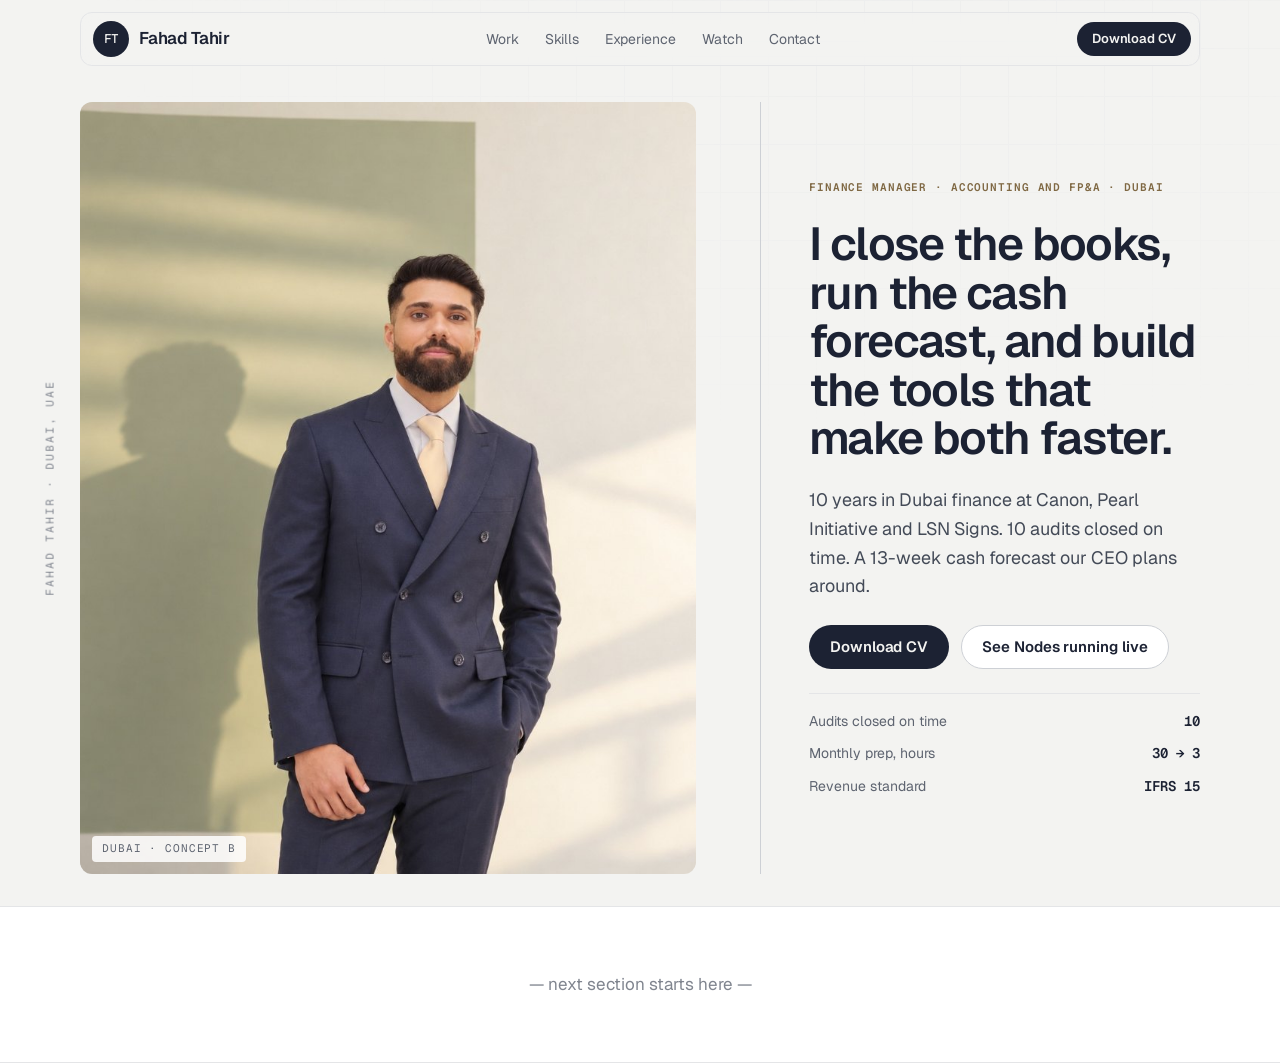
<file: _concepts/c2.html>
<!doctype html>
<html lang="en" class="no-js">
<head>
<meta charset="utf-8"><meta name="viewport" content="width=device-width,initial-scale=1">
<title>Concept B — Gallery</title>
<link rel="preconnect" href="https://fonts.googleapis.com">
<link rel="preconnect" href="https://fonts.gstatic.com" crossorigin>
<link rel="stylesheet" href="https://fonts.googleapis.com/css2?family=Geist:wght@400;500;600;700;800&family=Geist+Mono:wght@400;500;600&display=swap">
<link rel="stylesheet" href="../styles.css?v=v6">
<style>
  /* Concept B: gallery portrait — the photo is the hero, copy sits in a tall right column with a meta spine. */
  .cB .hero2{min-height:calc(100svh - 72px);display:grid;align-items:stretch;padding-block:var(--space-5) var(--space-6)}
  .cB-grid{display:grid;grid-template-columns:minmax(0,7fr) minmax(0,5fr);gap:var(--space-8);align-items:stretch;position:relative}
  .cB-photo{position:relative;align-self:stretch;min-height:480px}
  .cB-photo .wall{position:absolute;inset:6% 4% 4% 8%;background:var(--champ-200);border-radius:var(--radius-xl);transform:rotate(-1.5deg)}
  .cB-photo img{position:absolute;inset:0;width:100%;height:100%;object-fit:cover;object-position:center 18%;border-radius:var(--radius-lg)}
  .cB-photo figcaption{position:absolute;left:12px;bottom:12px;font-family:var(--font-mono);font-size:11px;letter-spacing:var(--tracking-label);text-transform:uppercase;color:var(--navy-600);background:rgba(255,255,255,.85);padding:4px 10px;border-radius:var(--radius-sm)}
  .cB-copy{display:grid;align-content:center;gap:var(--space-5);border-left:1px solid var(--border-strong);padding-left:var(--space-7)}
  .cB .eyebrow{color:var(--champ-700);font-weight:600}
  .cB h1{font-size:clamp(34px,3.6vw,54px);line-height:1.05;letter-spacing:-0.035em;color:var(--navy-900);font-weight:600}
  .cB .lede{max-width:40ch}
  .cB-facts{list-style:none;display:grid;gap:10px;border-top:1px solid var(--border);padding-top:var(--space-4)}
  .cB-facts li{display:flex;justify-content:space-between;align-items:baseline;font-size:var(--text-sm);color:var(--navy-600)}
  .cB-facts b{font-family:var(--font-mono);color:var(--navy-900);font-weight:600}
  .cB-spine{position:absolute;left:-38px;top:50%;transform:translateY(-50%) rotate(180deg);writing-mode:vertical-rl;font-family:var(--font-mono);font-size:11px;letter-spacing:.18em;text-transform:uppercase;color:var(--text-muted)}
  @media(max-width:899px){
    .cB-grid{grid-template-columns:1fr}
    .cB-photo{min-height:320px;order:-1}
    .cB-copy{border-left:0;padding-left:0}
    .cB-spine{display:none}
  }
</style>
</head>
<body class="v2 cB">
<a class="skip" href="#main">Skip to content</a><div class="paper" aria-hidden="true"></div>
<header class="topbar"><div class="wrap"><nav class="topnav" aria-label="Site">
  <a class="brand" href="#top"><span class="mono-mark">FT</span><span class="name">Fahad Tahir</span></a>
  <div class="links"><a href="#work">Work</a><a href="#kit">Skills</a><a href="#experience">Experience</a><a href="#watch">Watch</a><a href="#about">Contact</a></div>
  <a class="btn btn-primary btn-sm" href="#">Download CV</a>
</nav></div></header>
<main id="main">
<section class="hero2 wrap">
  <div class="cB-grid">
    <span class="cB-spine">Fahad Tahir · Dubai, UAE</span>
    <figure class="cB-photo"><span class="wall" aria-hidden="true"></span><img src="../assets/images/fahad-portrait.jpg" alt="Fahad Tahir"><figcaption>Dubai · Concept B</figcaption></figure>
    <div class="cB-copy">
      <p class="eyebrow">Finance Manager · Accounting and FP&amp;A · Dubai</p>
      <h1>I close the books, run the cash forecast, and build the tools that make both faster.</h1>
      <p class="lede">10 years in Dubai finance at Canon, Pearl Initiative and LSN Signs. 10 audits closed on time. A 13-week cash forecast our CEO plans around.</p>
      <div class="cta"><a class="btn btn-primary" href="#">Download CV</a><a class="btn btn-secondary" href="#">See Nodes running live</a></div>
      <ul class="cB-facts">
        <li>Audits closed on time<b>10</b></li>
        <li>Monthly prep, hours<b>30 → 3</b></li>
        <li>Revenue standard<b>IFRS 15</b></li>
      </ul>
    </div>
  </div>
</section>
<section class="kit" style="padding:var(--space-8) 0;text-align:center;color:var(--text-muted)">— next section starts here —</section>
</main>
</body>
</html>
</file>
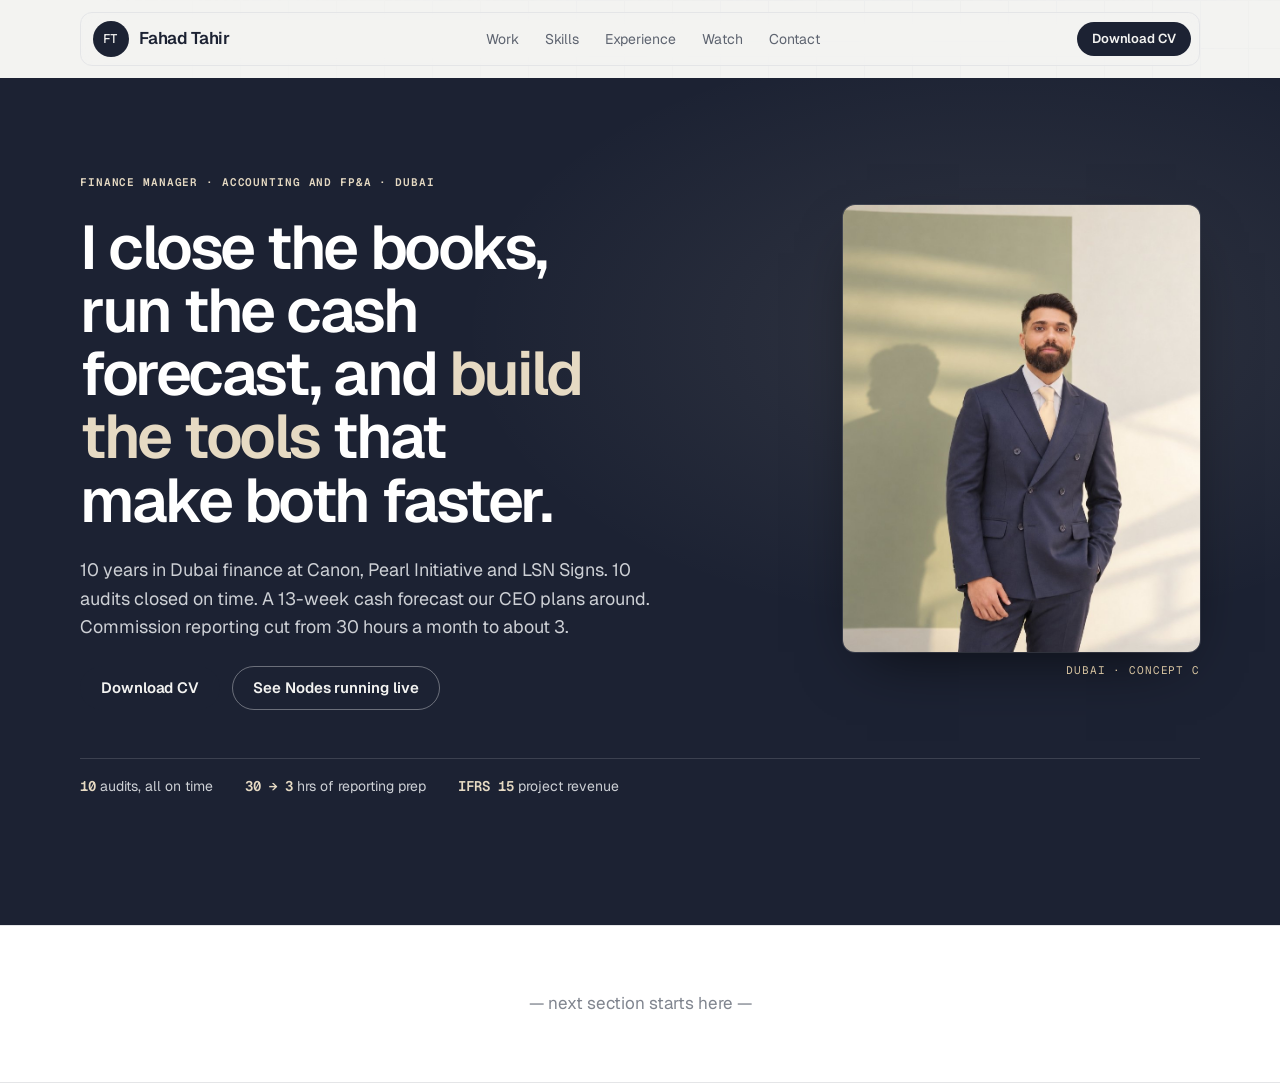
<file: _concepts/c3.html>
<!doctype html>
<html lang="en" class="no-js">
<head>
<meta charset="utf-8"><meta name="viewport" content="width=device-width,initial-scale=1">
<title>Concept C — Noir</title>
<link rel="preconnect" href="https://fonts.googleapis.com">
<link rel="preconnect" href="https://fonts.gstatic.com" crossorigin>
<link rel="stylesheet" href="https://fonts.googleapis.com/css2?family=Geist:wght@400;500;600;700;800&family=Geist+Mono:wght@400;500;600&display=swap">
<link rel="stylesheet" href="../styles.css?v=v6">
<style>
  /* Concept C: noir — full-bleed navy hero, champagne accents, the rest of the page stays light. */
  .cC .hero2{background:var(--navy-900);color:var(--navy-100);min-height:calc(100svh - 72px);display:grid;align-items:center;position:relative;overflow:hidden}
  .cC .hero2::before{content:"";position:absolute;inset:0;background:radial-gradient(60% 50% at 78% 30%, rgba(230,218,195,.10), transparent 70%)}
  .cC-grid{position:relative;display:grid;grid-template-columns:minmax(0,8fr) minmax(0,4fr);gap:var(--space-7);align-items:center;padding-block:var(--space-8)}
  .cC .eyebrow{color:var(--champ-300)}
  .cC h1{font-size:clamp(38px,4.8vw,72px);line-height:1.03;letter-spacing:-0.04em;color:#fff;font-weight:600;max-width:14ch}
  .cC h1 em{font-style:normal;color:var(--champ-300)}
  .cC .lede{color:var(--navy-300);max-width:48ch}
  .cC .btn-secondary{background:transparent;border-color:rgba(255,255,255,.35);color:var(--navy-100)}
  .cC .btn-secondary:hover{border-color:var(--champ-300);color:#fff}
  .cC-photo{position:relative}
  .cC-photo img{display:block;width:100%;border-radius:var(--radius-lg);box-shadow:0 0 0 1px rgba(255,255,255,.12),0 24px 60px -24px rgba(0,0,0,.7)}
  .cC-photo figcaption{margin-top:10px;font-family:var(--font-mono);font-size:11px;letter-spacing:var(--tracking-label);text-transform:uppercase;color:var(--champ-400);text-align:right}
  .cC-facts{grid-column:1/-1;list-style:none;display:flex;flex-wrap:wrap;gap:var(--space-3) var(--space-6);border-top:1px solid rgba(255,255,255,.14);padding-top:var(--space-4);font-size:var(--text-sm);color:var(--navy-300)}
  .cC-facts b{font-family:var(--font-mono);color:var(--champ-300);font-weight:600;margin-right:4px}
  @media(max-width:899px){.cC-grid{grid-template-columns:1fr}.cC-photo{order:-1;width:min(70vw,320px)}}
</style>
</head>
<body class="v2 cC">
<a class="skip" href="#main">Skip to content</a><div class="paper" aria-hidden="true"></div>
<header class="topbar"><div class="wrap"><nav class="topnav" aria-label="Site">
  <a class="brand" href="#top"><span class="mono-mark">FT</span><span class="name">Fahad Tahir</span></a>
  <div class="links"><a href="#work">Work</a><a href="#kit">Skills</a><a href="#experience">Experience</a><a href="#watch">Watch</a><a href="#about">Contact</a></div>
  <a class="btn btn-primary btn-sm" href="#">Download CV</a>
</nav></div></header>
<main id="main">
<section class="hero2">
  <div class="wrap cC-grid">
    <div style="display:grid;gap:var(--space-5)">
      <p class="eyebrow">Finance Manager · Accounting and FP&amp;A · Dubai</p>
      <h1>I close the books, run the cash forecast, and <em>build the tools</em> that make both faster.</h1>
      <p class="lede">10 years in Dubai finance at Canon, Pearl Initiative and LSN Signs. 10 audits closed on time. A 13-week cash forecast our CEO plans around. Commission reporting cut from 30 hours a month to about 3.</p>
      <div class="cta"><a class="btn btn-primary" href="#">Download CV</a><a class="btn btn-secondary" href="#">See Nodes running live</a></div>
    </div>
    <figure class="cC-photo"><img src="../assets/images/fahad-portrait.jpg" alt="Fahad Tahir"><figcaption>Dubai · Concept C</figcaption></figure>
    <ul class="cC-facts">
      <li><b>10</b>audits, all on time</li>
      <li><b>30 → 3</b>hrs of reporting prep</li>
      <li><b>IFRS 15</b>project revenue</li>
    </ul>
  </div>
</section>
<section class="kit" style="padding:var(--space-8) 0;text-align:center;color:var(--text-muted)">— next section starts here —</section>
</main>
</body>
</html>
</file>
<file: styles.css>
/* Fahad Tahir portfolio. Tokens copied unchanged from docs/brand-guidelines.md §14. */
:root {
  --navy-0:#FFFFFF; --navy-50:#F8F8F7; --navy-100:#F3F3F1; --navy-200:#E4E5E7; --navy-300:#CDD0D5; --navy-400:#A3A7AE;
  --navy-500:#80858F; --navy-600:#5E6470; --navy-700:#434A57; --navy-800:#2B3242; --navy-900:#1C2233;
  --champ-50:#FAF6EE; --champ-100:#F3ECDD; --champ-200:#EDE3CF; --champ-300:#E6DAC3; --champ-400:#D6C3A0;
  --champ-500:#BFA67B; --champ-600:#A08659; --champ-700:#7F6843; --champ-800:#5C4B30; --champ-900:#3D3220;
  --success-700:#2F6B4F; --success-50:#EAF2ED; --warning-700:#8A6414; --warning-50:#F6F0E1; --error-700:#A2352C; --error-50:#F8EAE8;

  --bg-page:var(--navy-100); --bg-surface:var(--navy-0); --bg-subtle:var(--navy-50); --bg-inverse:var(--navy-900);
  --text-primary:var(--navy-900); --text-secondary:var(--navy-600); --text-muted:var(--navy-500); --text-inverse:var(--navy-100);
  --text-accent:var(--champ-700); --highlight:var(--champ-300); --highlight-soft:var(--champ-100);
  --border:var(--navy-200); --border-strong:var(--navy-300); --focus:var(--navy-900);

  --font-sans:"Geist", ui-sans-serif, system-ui, -apple-system, "Segoe UI", Roboto, Arial, sans-serif;
  --font-mono:"Geist Mono", ui-monospace, "SFMono-Regular", Menlo, Consolas, monospace;
  --text-xs:12px; --text-sm:14px; --text-base:16px; --text-md:18px; --text-lg:22px; --text-xl:28px; --text-2xl:36px; --text-3xl:48px; --text-4xl:64px;
  --tracking-display:-0.035em; --tracking-heading:-0.02em; --tracking-body:0em; --tracking-label:0.08em;
  --leading-tight:1.1; --leading-snug:1.3; --leading-body:1.6;

  --space-1:4px; --space-2:8px; --space-3:12px; --space-4:16px; --space-5:24px; --space-6:32px; --space-7:48px; --space-8:64px; --space-9:96px; --space-10:128px;
  --radius-none:0; --radius-sm:4px; --radius-md:8px; --radius-lg:12px; --radius-xl:20px; --radius-full:999px;
  --shadow-sm:0 1px 2px rgba(28,34,51,.06); --shadow-md:0 4px 16px -4px rgba(28,34,51,.10); --shadow-lg:0 16px 40px -12px rgba(28,34,51,.18);

  --dur-fast:120ms; --dur-base:200ms; --dur-slow:320ms; --dur-reveal:480ms;
  --ease-out:cubic-bezier(.2,.7,.2,1); --ease-in-out:cubic-bezier(.65,0,.35,1); --ease-in:cubic-bezier(.4,0,1,1);
}
body { background:var(--bg-page); color:var(--text-primary); font-family:var(--font-sans); font-size:var(--text-base); line-height:var(--leading-body); }
.hl { background:var(--highlight); padding:1px 6px; border-radius:var(--radius-sm); font-family:var(--font-mono); font-variant-numeric:tabular-nums; }

/* ---------- base ---------- */
*,*::before,*::after{box-sizing:border-box}
html{scroll-behavior:smooth;-webkit-text-size-adjust:100%;scroll-padding-top:96px}
@media (max-width:899px){html{scroll-padding-top:112px;scroll-behavior:auto}}
body{margin:0;min-height:100vh;-webkit-font-smoothing:antialiased;text-rendering:optimizeLegibility;overflow-x:clip}
img,picture,svg{display:block;max-width:100%}
h1,h2,h3,h4,p,ul,ol,figure,table{margin:0}
ul,ol{padding:0}
a{color:inherit}
button{font:inherit;color:inherit}
:focus-visible{outline:2px solid var(--focus);outline-offset:3px;border-radius:var(--radius-sm)}
::selection{background:var(--champ-300);color:var(--champ-900)}
.mono,.num,time,.when{font-family:var(--font-mono);font-variant-numeric:tabular-nums}
.hl{box-decoration-break:clone;-webkit-box-decoration-break:clone}
.sr-only{position:absolute;width:1px;height:1px;padding:0;margin:-1px;overflow:hidden;clip:rect(0,0,0,0);white-space:nowrap;border:0}
.skip{position:fixed;top:12px;left:12px;z-index:100;transform:translateY(-200%);background:var(--navy-900);color:var(--navy-100);padding:10px 16px;border-radius:var(--radius-full);text-decoration:none;font-weight:500}
.skip:focus{transform:none}

/* ruled paper background, fades out down the page */
.paper{position:fixed;inset:0;z-index:-1;pointer-events:none;
  background-image:linear-gradient(var(--navy-200) 1px,transparent 1px),linear-gradient(90deg,var(--navy-200) 1px,transparent 1px);
  background-size:48px 48px;opacity:.45;
  -webkit-mask-image:radial-gradient(ellipse 90% 70% at 70% 0%,#000 0%,transparent 70%);
  mask-image:radial-gradient(ellipse 90% 70% at 70% 0%,#000 0%,transparent 70%)}

.wrap{width:min(1120px,100% - 2*var(--space-4));margin-inline:auto}
@media (min-width:900px){.wrap{width:min(1120px,100% - 2*var(--space-5))}}
section{padding-block:var(--space-8)}
@media (min-width:900px){section{padding-block:var(--space-9)}}
.measure{max-width:65ch}
h1,h2,h3{text-wrap:balance;letter-spacing:var(--tracking-heading);line-height:var(--leading-tight)}
h2{font-size:var(--text-xl);font-weight:600}
@media (min-width:900px){h2{font-size:var(--text-2xl)}}
.eyebrow{font-family:var(--font-mono);font-size:11px;font-weight:500;letter-spacing:var(--tracking-label);text-transform:uppercase;color:var(--text-secondary);display:flex;align-items:center;gap:10px}
.lede{font-size:var(--text-md);color:var(--navy-700)}
.sec-head{display:grid;gap:var(--space-3);margin-bottom:var(--space-7)}
.sec-head p{color:var(--text-secondary);max-width:60ch}
.sec-head .idx{font-family:var(--font-mono);font-size:var(--text-xs);color:var(--text-muted)}
.link{color:var(--navy-900);text-decoration:underline;text-decoration-color:var(--champ-400);text-decoration-thickness:2px;text-underline-offset:4px;transition:text-decoration-color var(--dur-fast) var(--ease-out)}
.link:hover{text-decoration-color:var(--navy-900)}
.arrow-link{display:inline-flex;align-items:center;gap:8px;font-weight:500;text-decoration:none;color:var(--navy-900)}
.arrow-link .ar{display:inline-block;transition:transform var(--dur-base) var(--ease-out)}
.arrow-link:hover .ar{transform:translateX(4px)}
.arrow-link span:first-child{text-decoration:underline;text-decoration-color:var(--champ-400);text-decoration-thickness:2px;text-underline-offset:4px;transition:text-decoration-color var(--dur-fast) var(--ease-out)}
.arrow-link:hover span:first-child{text-decoration-color:var(--navy-900)}

/* ---------- buttons ---------- */
.btn{appearance:none;display:inline-flex;align-items:center;justify-content:center;gap:8px;height:44px;padding:0 20px;border-radius:var(--radius-full);font-family:var(--font-sans);font-size:15px;font-weight:500;letter-spacing:-0.005em;cursor:pointer;border:1px solid transparent;text-decoration:none;white-space:nowrap;position:relative;
  transition:background var(--dur-fast) var(--ease-out),color var(--dur-fast) var(--ease-out),border-color var(--dur-fast) var(--ease-out),transform var(--dur-base) var(--ease-out)}
.btn:active{transform:scale(.98)}
.btn-primary{background:var(--navy-900);color:var(--navy-100)}
.btn-primary:hover{background:var(--navy-800)}
.btn-secondary{background:var(--bg-surface);color:var(--navy-900);border-color:var(--border-strong)}
.btn-secondary:hover{border-color:var(--navy-900)}
.btn-ghost{background:transparent;color:var(--navy-900);padding:0 12px}
.btn-ghost:hover{background:var(--navy-200)}
.btn-sm{height:34px;padding:0 14px;font-size:13px}
.btn .sub{font-family:var(--font-mono);font-size:11px;font-weight:400;opacity:.7}
.btn .chev{width:14px;height:14px;transition:transform var(--dur-base) var(--ease-out)}
.btn[aria-expanded="true"] .chev{transform:rotate(180deg)}

/* CV menu */
.cv{position:relative;display:inline-block}
.menu{position:absolute;top:calc(100% + 8px);right:0;z-index:40;background:var(--bg-surface);border:1px solid var(--border);border-radius:var(--radius-md);box-shadow:var(--shadow-md);padding:6px;width:260px;max-width:calc(100vw - 32px);
  opacity:0;transform:translateY(-6px) scale(.98);pointer-events:none;transform-origin:top right;transition:opacity var(--dur-base) var(--ease-out),transform var(--dur-base) var(--ease-out)}
.cv.open .menu{opacity:1;transform:none;pointer-events:auto}
.cv.left .menu{right:auto;left:0;transform-origin:top left}
.menu a{display:flex;justify-content:space-between;align-items:center;gap:8px;padding:10px 10px;border-radius:var(--radius-sm);font-size:var(--text-sm);color:var(--navy-900);text-decoration:none}
.menu a:hover,.menu a:focus-visible{background:var(--navy-100);outline:none}
.menu a .mono{font-size:11px;color:var(--text-muted)}
.menu .mh{font-family:var(--font-mono);font-size:11px;letter-spacing:var(--tracking-label);text-transform:uppercase;color:var(--text-muted);padding:6px 10px 4px}

/* ---------- top nav ---------- */
.topbar{position:sticky;top:0;z-index:50;padding:12px 0;transition:padding var(--dur-base) var(--ease-out)}
.topnav{display:flex;align-items:center;justify-content:space-between;gap:var(--space-4);background:rgba(243,243,241,.86);backdrop-filter:blur(10px);-webkit-backdrop-filter:blur(10px);border:1px solid var(--border);border-radius:var(--radius-lg);padding:8px 8px 8px 12px;transition:box-shadow var(--dur-base) var(--ease-out),background var(--dur-base) var(--ease-out)}
.topbar.scrolled .topnav{box-shadow:var(--shadow-md)}
.brand{display:flex;align-items:center;gap:10px;text-decoration:none;font-weight:600;letter-spacing:-0.03em;color:var(--navy-900)}
.mono-mark{width:36px;height:36px;border-radius:50%;background:var(--navy-900);color:var(--navy-100);display:grid;place-items:center;font-family:var(--font-mono);font-weight:500;font-size:12.6px;flex:none;transition:transform var(--dur-base) var(--ease-out)}
.brand:hover .mono-mark{transform:rotate(-8deg)}
.topnav .links{display:flex;gap:2px;position:relative}
.topnav .links a{font-size:var(--text-sm);color:var(--navy-600);text-decoration:none;padding:6px 12px;border-radius:var(--radius-full);position:relative;z-index:1;transition:color var(--dur-fast) var(--ease-out)}
.topnav .links a:hover{color:var(--navy-900)}
.topnav .links a.on{color:var(--navy-900);background:var(--bg-surface);box-shadow:var(--shadow-sm)}
.brand .name{display:none}
@media (min-width:640px){.brand .name{display:inline}}
@media (max-width:899px){.topnav .links{display:none}}

/* ---------- hero ---------- */
.hero{padding-block:var(--space-6) var(--space-7);min-height:calc(100svh - 72px);display:grid;align-items:center}
@media (min-width:900px){.hero{padding-block:var(--space-7) var(--space-9)}}
.hero-grid{display:grid;gap:var(--space-6);align-items:center}
@media (min-width:900px){.hero-grid{grid-template-columns:minmax(0,7fr) minmax(0,5fr);gap:var(--space-8)}}
.hero-copy{display:grid;gap:var(--space-5)}
.hero h1{font-size:clamp(34px,7.2vw,64px);font-weight:600;letter-spacing:var(--tracking-display);line-height:1.02}
.hero h1 .w,.cover h1 .w{display:inline-block;overflow:hidden;vertical-align:bottom;padding-bottom:.06em;margin-bottom:-.06em}
.hero h1 .w>span,.cover h1 .w>span{display:inline-block;transform:translateY(110%);animation:rise var(--dur-reveal) var(--ease-out) forwards;animation-delay:calc(var(--i) * 40ms + 80ms)}
@keyframes rise{to{transform:none}}
.hero .lede{max-width:56ch}
.cta{display:flex;flex-wrap:wrap;gap:var(--space-3);align-items:center}
.fine{font-size:var(--text-sm);color:var(--text-secondary)}
.fine .num{color:var(--navy-700)}
.hero-photo{position:relative;justify-self:center;width:100%;max-width:520px}
.hero-photo .frame{border-radius:var(--radius-lg);overflow:hidden;aspect-ratio:2/1;background:var(--navy-200);clip-path:inset(0 0 0 100% round var(--radius-lg));animation:unveil 900ms var(--ease-out) 200ms forwards}
@media (min-width:900px){.hero-photo .frame{aspect-ratio:4/5}}
@keyframes unveil{to{clip-path:inset(0 0 0 0 round var(--radius-lg))}}
.hero-photo img{width:100%;height:100%;object-fit:cover;object-position:50% 20%;transform:scale(1.06);animation:settle 1400ms var(--ease-out) 200ms forwards}
@keyframes settle{to{transform:none}}
@media (max-width:899px){.hero{padding-block:var(--space-4) var(--space-7)}.hero-copy{gap:var(--space-4)}.hero-photo{order:-1;max-width:none}.hero-photo img{object-position:50% 8%}.hero h1 .w>span{animation-delay:calc(var(--i) * 30ms + 60ms)}}
.fade-up{opacity:0;transform:translateY(12px);animation:fadeUp var(--dur-reveal) var(--ease-out) forwards;animation-delay:var(--d,0ms)}
@keyframes fadeUp{to{opacity:1;transform:none}}

/* ---------- proof strip ---------- */
.proof{padding-block:0 var(--space-8)}
.strip{background:var(--bg-surface);border:1px solid var(--border);border-radius:var(--radius-lg);overflow:hidden}
.strip .where{display:flex;align-items:center;gap:var(--space-4);padding:12px var(--space-5);border-bottom:1px solid var(--border);font-size:var(--text-sm);color:var(--text-secondary);overflow:hidden}
.strip .where .lbl{flex:none}
.marquee{flex:1;overflow:hidden;-webkit-mask-image:linear-gradient(90deg,transparent,#000 8%,#000 92%,transparent);mask-image:linear-gradient(90deg,transparent,#000 8%,#000 92%,transparent)}
.marquee ul{display:flex;gap:0;width:max-content;animation:scroll 28s linear infinite;list-style:none}
.marquee li{padding:0 28px;white-space:nowrap;color:var(--navy-700);font-weight:500;display:flex;align-items:center;gap:28px}
.marquee li::after{content:"";width:4px;height:4px;border-radius:50%;background:var(--champ-500)}
@keyframes scroll{to{transform:translateX(-50%)}}
.metrics{display:grid}
@media (min-width:640px){.metrics{grid-template-columns:repeat(3,minmax(0,1fr))}}
.metric{display:grid;gap:6px;padding:var(--space-5);border-top:1px solid var(--border)}
@media (min-width:640px){.metric{border-top:0;border-left:1px solid var(--border)}.metric:first-child{border-left:0}}
.metric .ba{display:flex;align-items:baseline;gap:10px;font-family:var(--font-mono);font-variant-numeric:tabular-nums;font-size:var(--text-2xl);letter-spacing:-0.03em;line-height:1.1;flex-wrap:wrap}
.metric .ba s{color:var(--navy-400);text-decoration-thickness:2px;font-size:var(--text-xl)}
.metric .ba .arr{color:var(--navy-400);font-size:var(--text-lg)}
.metric .lbl{font-size:var(--text-sm);color:var(--text-secondary)}
/* the strikethrough draws itself once in view */
.metric .ba s{text-decoration:none;position:relative}
.metric .ba s::after{content:"";position:absolute;left:0;right:0;top:55%;height:2px;background:var(--navy-400);transform:scaleX(0);transform-origin:left;transition:transform var(--dur-reveal) var(--ease-out) 300ms}
.in-view .metric .ba s::after{transform:scaleX(1)}
.metric .hl{display:inline-block;transition:background var(--dur-base) var(--ease-out) 700ms}
.metric .hl:not(.on){background:transparent}
.in-view .metric .hl{background:var(--highlight)}

/* ---------- reveal on scroll ---------- */
.rv{opacity:.001;transform:translateY(12px);transition:opacity var(--dur-reveal) var(--ease-out),transform var(--dur-reveal) var(--ease-out);transition-delay:var(--d,0ms)}
.rv.in-view,.no-js .rv{opacity:1;transform:none}

/* ---------- work ---------- */
.featured{background:var(--bg-surface);border:1px solid var(--border);border-radius:var(--radius-lg);overflow:hidden;display:grid}
@media (min-width:900px){.featured{grid-template-columns:minmax(0,1fr) minmax(0,1fr)}}
.featured .txt{padding:var(--space-5);display:grid;gap:var(--space-4);align-content:start}
@media (min-width:900px){.featured .txt{padding:var(--space-6)}}
.featured h3{font-size:clamp(24px,3.6vw,var(--text-2xl));font-weight:600;letter-spacing:var(--tracking-heading)}
.featured h3 .num{letter-spacing:-0.03em}
.featured .body{display:grid;gap:var(--space-3);color:var(--navy-700);font-size:15px}
.featured .vis{background:#161616;display:flex;flex-direction:column;border-top:1px solid var(--border)}
@media (min-width:900px){.featured .vis{border-top:0;border-left:1px solid var(--border)}}
.featured .vis picture{flex:1;display:flex;min-height:240px}
.featured .vis img{width:100%;height:100%;object-fit:contain;object-position:center;padding:var(--space-3)}
.featured .vis figcaption{padding:10px var(--space-4);background:var(--bg-surface);border-top:1px solid var(--border);font-size:var(--text-xs);color:var(--navy-700);font-family:var(--font-mono)}
.proofrow{display:grid;grid-template-columns:repeat(3,minmax(0,1fr));gap:var(--space-3);padding-top:var(--space-3);border-top:1px solid var(--border)}
.proofrow b{display:block;font-family:var(--font-mono);font-weight:500;font-size:var(--text-lg);letter-spacing:-0.02em;font-variant-numeric:tabular-nums}
.proofrow small{display:block;font-size:var(--text-xs);color:var(--text-secondary);line-height:1.4}
.cards{display:grid;gap:var(--space-4);margin-top:var(--space-4)}
@media (min-width:640px){.cards{grid-template-columns:repeat(2,minmax(0,1fr))}}
.pcard{background:var(--bg-surface);border:1px solid var(--border);border-radius:var(--radius-lg);overflow:hidden;display:flex;flex-direction:column;text-decoration:none;color:inherit;transition:border-color var(--dur-base) var(--ease-out),transform var(--dur-base) var(--ease-out),box-shadow var(--dur-base) var(--ease-out)}
.pcard:hover{border-color:var(--navy-300);transform:translateY(-2px);box-shadow:var(--shadow-md)}
.pcard .top{aspect-ratio:16/9;background:var(--navy-100);border-bottom:1px solid var(--border);position:relative;display:grid;place-items:center;overflow:hidden}
.pcard .top img{width:100%;height:100%;object-fit:cover;object-position:top;transition:transform 600ms var(--ease-out)}
.pcard:hover .top img{transform:scale(1.03)}
.pcard .body{padding:var(--space-5);display:flex;flex-direction:column;gap:var(--space-3);flex:1}
.pcard h4{font-size:var(--text-md);letter-spacing:-0.01em;display:flex;align-items:center;justify-content:space-between;gap:8px}
.pcard h4 .ar{color:var(--navy-500);transition:transform var(--dur-base) var(--ease-out),color var(--dur-base) var(--ease-out)}
.pcard:hover h4 .ar{transform:translate(3px,-3px);color:var(--navy-900)}
.pcard p{font-size:var(--text-sm);color:var(--text-secondary)}
.pcard .row{display:flex;justify-content:space-between;align-items:center;gap:var(--space-2);flex-wrap:wrap}
.pcard .tags{display:flex;gap:6px;flex-wrap:wrap;margin-top:auto}
.badge{display:inline-flex;align-items:center;gap:6px;height:24px;padding:0 10px;border-radius:var(--radius-full);font-size:12px;font-weight:500;white-space:nowrap}
.badge i{width:6px;height:6px;border-radius:50%;display:block}
.b-live{background:var(--navy-900);color:var(--navy-100)} .b-live i{background:var(--champ-300)}
.b-use{background:var(--champ-100);color:var(--champ-800)} .b-use i{background:var(--champ-600)}
.b-build{background:var(--bg-surface);color:var(--navy-700);border:1px dashed var(--navy-400)} .b-build i{background:var(--navy-500)}
.b-hack{background:var(--navy-200);color:var(--navy-800)} .b-hack i{background:var(--navy-800)}
.chip-t{display:inline-flex;align-items:center;height:26px;padding:0 10px;border-radius:var(--radius-sm);background:var(--navy-50);border:1px solid var(--border);font-family:var(--font-mono);font-size:12px;color:var(--navy-700)}
.also{margin-top:var(--space-5);font-size:var(--text-sm);color:var(--text-secondary);max-width:70ch}
/* abstract pipeline drawing for the GTM card */
.pipe{width:80%;height:auto;color:var(--navy-400)}
.pipe .n{fill:var(--bg-surface);stroke:var(--navy-300)}
.pipe .n.k{fill:var(--navy-900);stroke:var(--navy-900)}
.pipe .l{stroke:var(--navy-300);fill:none;stroke-dasharray:4 4;animation:dash 6s linear infinite}
@keyframes dash{to{stroke-dashoffset:-80}}
.pipe .h{fill:var(--champ-300)}

/* ---------- finance results ---------- */
.results{display:grid;gap:var(--space-4)}
@media (min-width:900px){.results{grid-template-columns:repeat(3,minmax(0,1fr))}}
.rcard{background:var(--bg-surface);border:1px solid var(--border);border-radius:var(--radius-lg);padding:var(--space-5);display:grid;gap:var(--space-3);align-content:start;transition:border-color var(--dur-base) var(--ease-out),transform var(--dur-base) var(--ease-out),box-shadow var(--dur-base) var(--ease-out)}
.rcard:hover{border-color:var(--navy-300);transform:translateY(-2px);box-shadow:var(--shadow-md)}
.rcard .org{font-family:var(--font-mono);font-size:var(--text-xs);color:var(--text-muted);letter-spacing:var(--tracking-label);text-transform:uppercase}
.rcard .big{font-family:var(--font-mono);font-size:var(--text-2xl);letter-spacing:-0.03em;line-height:1.1;font-variant-numeric:tabular-nums;display:flex;align-items:baseline;gap:10px;flex-wrap:wrap}
.rcard .big s{color:var(--navy-400);font-size:var(--text-xl)}
.rcard .big .arr{color:var(--navy-400);font-size:var(--text-lg)}
.rcard h3{font-size:var(--text-md);font-weight:600;letter-spacing:-0.01em}
.rcard p{font-size:var(--text-sm);color:var(--navy-700)}
.rcard .num{font-family:var(--font-mono)}

/* ---------- experience ---------- */
.xp-list{border-top:1px solid var(--border)}
.xp{display:grid;grid-template-columns:240px minmax(0,1fr);gap:var(--space-5);padding-block:var(--space-5);border-bottom:1px solid var(--border);position:relative}
.xp-co{display:flex;align-items:flex-start;gap:12px;padding-top:2px}
.xp-logo{width:34px;height:34px;border-radius:8px;object-fit:contain;background:#fff;border:1px solid var(--border);flex:none}
.xp-meta{display:grid;gap:3px}
.xp-meta b{font-size:15px;font-weight:700;color:var(--navy-900);letter-spacing:-0.01em}
.xp-meta time{font-family:var(--font-sans);font-size:13px;color:var(--text-secondary);font-variant-numeric:normal}
.xp h4{font-size:var(--text-base);font-weight:600}
.xp .org{font-size:var(--text-sm);color:var(--text-secondary);margin-bottom:var(--space-2)}
.xp ul{margin:0;padding-left:18px;font-size:var(--text-sm);color:var(--navy-700);display:grid;gap:4px;max-width:62ch}
.xp ul .num{font-family:var(--font-mono)}
@media (max-width:639px){.xp{grid-template-columns:minmax(0,1fr);gap:4px}}
.xp-cta{margin-top:var(--space-5)}

/* ---------- skills ---------- */
.skills{display:grid;gap:var(--space-4)}
@media (min-width:900px){.skills{grid-template-columns:repeat(3,minmax(0,1fr))}}
.skill{background:var(--bg-surface);border:1px solid var(--border);border-radius:var(--radius-lg);padding:var(--space-5);display:grid;gap:var(--space-3);align-content:start}
.skill h3{font-size:var(--text-sm);font-weight:500;color:var(--text-secondary);display:flex;justify-content:space-between;align-items:baseline}
.skill h3 .idx{font-family:var(--font-mono);font-size:var(--text-xs);color:var(--text-muted)}
.skill ul{list-style:none;display:flex;flex-wrap:wrap;gap:6px}
.skill li{display:inline-flex;align-items:center;min-height:30px;padding:4px 10px;border-radius:var(--radius-sm);background:var(--navy-50);border:1px solid var(--border);font-size:13px;color:var(--navy-800);transition:border-color var(--dur-fast) var(--ease-out),background var(--dur-fast) var(--ease-out)}
.skill li:hover{border-color:var(--navy-400);background:var(--bg-surface)}

/* ---------- credentials ---------- */
.two{display:grid;gap:var(--space-6)}
@media (min-width:900px){.two{grid-template-columns:minmax(0,7fr) minmax(0,5fr);gap:var(--space-8)}}
table{width:100%;border-collapse:collapse;font-size:var(--text-sm)}
th{text-align:left;font-size:12px;font-weight:500;color:var(--text-secondary);padding:0 0 10px;border-bottom:1px solid var(--border-strong)}
td{padding:12px 0;border-bottom:1px solid var(--border);vertical-align:top}
td.num,th.num{text-align:right;font-family:var(--font-mono);font-variant-numeric:tabular-nums;white-space:nowrap}
td:nth-child(2){color:var(--text-secondary)}
.langs{display:grid;gap:var(--space-2);align-content:start}
.langs h3{font-size:var(--text-sm);font-weight:500;color:var(--text-secondary)}
.langs p{display:flex;flex-wrap:wrap;gap:6px}
@media (max-width:639px){table thead{display:none}table tr{display:grid;padding:12px 0;border-bottom:1px solid var(--border)}td{border:0;padding:1px 0}td.num{text-align:left}}

/* ---------- about ---------- */
.about-grid{display:grid;gap:var(--space-6);align-items:start}
@media (min-width:640px){.about-grid{grid-template-columns:200px minmax(0,1fr);gap:var(--space-7)}}
.headshot{width:180px;height:180px;border-radius:50%;overflow:hidden;background:var(--navy-200);position:relative;border:1px solid var(--border)}
.headshot img{width:100%;height:100%;object-fit:cover;object-position:50% 30%}
.about-grid .txt{display:grid;gap:var(--space-4)}
.about-grid .txt p{color:var(--navy-700);max-width:60ch}

/* ---------- faq ---------- */
.faq{display:grid;border-top:1px solid var(--border);max-width:760px}
.faq details{border-bottom:1px solid var(--border)}
.faq summary{list-style:none;cursor:pointer;display:flex;justify-content:space-between;align-items:center;gap:var(--space-4);padding:var(--space-4) 0;font-weight:500;font-size:var(--text-md)}
.faq summary::-webkit-details-marker{display:none}
.faq summary .pm{width:28px;height:28px;border-radius:50%;border:1px solid var(--border-strong);display:grid;place-items:center;flex:none;position:relative;transition:background var(--dur-base) var(--ease-out),border-color var(--dur-base) var(--ease-out)}
.faq summary .pm::before,.faq summary .pm::after{content:"";position:absolute;background:var(--navy-900);transition:transform var(--dur-base) var(--ease-out),background var(--dur-base) var(--ease-out)}
.faq summary .pm::before{width:12px;height:1.5px}
.faq summary .pm::after{width:1.5px;height:12px}
.faq details[open] summary .pm{background:var(--navy-900);border-color:var(--navy-900)}
.faq details[open] summary .pm::before,.faq details[open] summary .pm::after{background:var(--navy-100)}
.faq details[open] summary .pm::after{transform:rotate(90deg)}
.faq .ans{padding:0 0 var(--space-5);color:var(--navy-700);max-width:60ch;font-size:15px}
.faq summary:focus-visible{outline-offset:-2px}

/* ---------- closing ---------- */
.closing .card{background:var(--navy-900);color:var(--navy-100);border-radius:var(--radius-xl);padding:var(--space-7) var(--space-5);display:grid;gap:var(--space-5);position:relative;overflow:hidden}
@media (min-width:900px){.closing .card{padding:var(--space-8);grid-template-columns:minmax(0,1fr) auto;align-items:end}}
.closing h2{color:#fff;font-size:clamp(28px,4.5vw,var(--text-3xl));letter-spacing:var(--tracking-display)}
.closing p{color:var(--navy-300);max-width:48ch}
.closing .card::before{content:"";position:absolute;inset:auto -80px -120px auto;width:360px;height:360px;border-radius:50%;border:1px solid rgba(230,218,195,.25);pointer-events:none}
.closing .card::after{content:"";position:absolute;inset:auto -40px -160px auto;width:360px;height:360px;border-radius:50%;border:1px dashed rgba(230,218,195,.25);pointer-events:none}
.closing .acts{display:grid;gap:var(--space-3);justify-items:start;position:relative}
.closing .btn-primary{background:var(--navy-100);color:var(--navy-900)}
.closing .btn-primary:hover{background:#fff}
.closing .btn-ghost{color:var(--navy-100)}
.closing .btn-ghost:hover{background:var(--navy-800)}
.closing .email{font-family:var(--font-mono);font-size:var(--text-sm);color:var(--navy-300);user-select:all}
.closing .cv .menu{right:auto;left:0;transform-origin:top left;bottom:calc(100% + 8px);top:auto}
.closing .cv .menu a{color:var(--navy-900)}
.closing .row{display:flex;flex-wrap:wrap;gap:var(--space-3);align-items:center}

/* ---------- footer ---------- */
footer{padding:var(--space-6) 0 var(--space-8);font-size:var(--text-sm);color:var(--text-secondary)}
footer .wrap{display:flex;flex-wrap:wrap;gap:var(--space-3) var(--space-5);align-items:center;justify-content:space-between}
footer .dots{display:flex;gap:var(--space-3);align-items:center;flex-wrap:wrap}
footer .dots>*+*::before{content:"·";margin-right:var(--space-3);color:var(--navy-400)}

/* ---------- toast ---------- */
.toast{position:fixed;left:50%;bottom:calc(24px + env(safe-area-inset-bottom,0px));z-index:60;display:inline-flex;align-items:center;gap:12px;background:var(--navy-900);color:var(--navy-100);padding:12px 16px;border-radius:var(--radius-md);font-size:var(--text-sm);box-shadow:var(--shadow-lg);
  transform:translate(-50%,16px);opacity:0;pointer-events:none;transition:opacity var(--dur-base) var(--ease-out),transform var(--dur-base) var(--ease-out)}
.toast.show{opacity:1;transform:translate(-50%,0)}
.toast i{width:6px;height:6px;border-radius:50%;background:var(--champ-300);display:block}

/* ---------- project page ---------- */
.cover{padding-block:var(--space-6) var(--space-7)}
.cover .back{font-size:var(--text-sm);color:var(--text-secondary);text-decoration:none;display:inline-flex;gap:6px;align-items:center}
.cover .back:hover{color:var(--navy-900)}
.cover h1{font-size:clamp(36px,6vw,var(--text-3xl));font-weight:600;letter-spacing:var(--tracking-display);margin-top:var(--space-3)}
.cover .sub{font-size:var(--text-lg);font-weight:500;color:var(--navy-700);max-width:38ch;letter-spacing:-0.01em;margin-top:var(--space-4)}
.details{display:grid;gap:0;border:1px solid var(--border);border-radius:var(--radius-lg);background:var(--bg-surface);margin-top:var(--space-6);overflow:hidden}
@media (min-width:640px){.details{grid-template-columns:repeat(4,minmax(0,1fr))}}
.details div{padding:var(--space-4) var(--space-5);border-top:1px solid var(--border)}
@media (min-width:640px){.details div{border-top:0;border-left:1px solid var(--border)}.details div:first-child{border-left:0}}
.details dt{font-size:var(--text-xs);color:var(--text-muted);font-family:var(--font-mono);letter-spacing:var(--tracking-label);text-transform:uppercase;margin-bottom:4px}
.details dd{margin:0;font-size:var(--text-sm);color:var(--navy-800);font-weight:500}
.trust{margin-top:var(--space-5);font-family:var(--font-mono);font-size:var(--text-xs);color:var(--text-secondary);display:flex;flex-wrap:wrap;gap:8px 0;align-items:center}
.trust span+span::before{content:"·";margin:0 10px;color:var(--champ-500)}
.short{display:grid;gap:var(--space-4)}
@media (min-width:900px){.short{grid-template-columns:repeat(3,minmax(0,1fr))}}
.short div{background:var(--bg-surface);border:1px solid var(--border);border-radius:var(--radius-lg);padding:var(--space-5);font-size:15px;color:var(--navy-700)}
.short b{display:block;color:var(--navy-900);margin-bottom:6px;font-weight:600}
.prose{display:grid;gap:var(--space-4);max-width:65ch;color:var(--navy-700)}
.prose .num{font-family:var(--font-mono)}
.split{display:grid;gap:var(--space-6);align-items:start}
@media (min-width:900px){.split{grid-template-columns:minmax(0,5fr) minmax(0,7fr);gap:var(--space-8)}}
.scen{background:var(--bg-surface);border:1px solid var(--border);border-radius:var(--radius-lg);overflow:hidden}
.scen dl{margin:0;display:grid}
.scen dl div{display:flex;justify-content:space-between;gap:var(--space-4);padding:12px var(--space-5);border-bottom:1px solid var(--border);font-family:var(--font-mono);font-size:var(--text-sm);font-variant-numeric:tabular-nums}
.scen dl div:last-child{border-bottom:0}
.scen dt{color:var(--text-secondary)}
.scen dd{margin:0;font-weight:500}
.chart{background:var(--bg-surface);border:1px solid var(--border);border-radius:var(--radius-lg);padding:var(--space-4);margin-top:var(--space-4)}
.chart svg{width:100%;height:auto;font-family:var(--font-mono);font-size:11px}
.chart .axis{fill:var(--navy-500)}
.chart .grid{stroke:var(--navy-200);stroke-dasharray:2 4}
.chart .base{stroke:var(--navy-200)}
.chart .safe{stroke:var(--navy-400);stroke-dasharray:4 4}
.chart .line{stroke:var(--navy-900);stroke-width:2;fill:none;stroke-linecap:round;stroke-linejoin:round}
.chart .area{fill:var(--navy-900);opacity:.04}
.chart .dot{fill:var(--navy-900)}
.chart .tag rect{fill:var(--navy-900)}
.chart .tag text{fill:var(--navy-100);font-weight:500}
.chart .lbl{fill:var(--navy-600)}
.chart .line.draw{stroke-dasharray:1000;stroke-dashoffset:1000;transition:stroke-dashoffset 1400ms var(--ease-out)}
.in-view .chart .line.draw,.chart.in-view .line.draw{stroke-dashoffset:0}
.chart .src{font-size:var(--text-xs);color:var(--text-muted);margin-top:8px;font-family:var(--font-mono)}
.steps{list-style:none;display:grid;gap:0;counter-reset:s;border-top:1px solid var(--border)}
.steps li{position:relative;padding:var(--space-4) 0 var(--space-4) 44px;border-bottom:1px solid var(--border);color:var(--navy-700);font-size:15px}
.steps li::before{counter-increment:s;content:counter(s,decimal-leading-zero);position:absolute;left:0;top:calc(var(--space-4) + 3px);font-family:var(--font-mono);font-size:var(--text-sm);color:var(--text-muted)}
.steps b{color:var(--navy-900);font-weight:600}
.opts{display:grid;gap:var(--space-4)}
@media (min-width:640px){.opts{grid-template-columns:repeat(3,minmax(0,1fr))}}
.opt{all:unset;box-sizing:border-box;display:grid;gap:var(--space-2);align-content:start;background:var(--bg-surface);border:1px solid var(--border);border-radius:var(--radius-lg);padding:var(--space-5);cursor:pointer;text-align:left;transition:border-color var(--dur-base) var(--ease-out),transform var(--dur-base) var(--ease-out),box-shadow var(--dur-base) var(--ease-out)}
.opt:hover{border-color:var(--navy-300);transform:translateY(-2px);box-shadow:var(--shadow-md)}
.opt:focus-visible{outline:2px solid var(--focus);outline-offset:3px}
.opt[aria-pressed="true"]{border-color:var(--navy-900);box-shadow:inset 0 0 0 1px var(--navy-900)}
.opt .k{font-family:var(--font-mono);font-size:var(--text-xs);color:var(--text-muted);letter-spacing:var(--tracking-label);text-transform:uppercase}
.opt h3{font-size:var(--text-md);font-weight:600}
.opt .chg{font-size:var(--text-sm);color:var(--text-secondary)}
.opt .low{font-family:var(--font-mono);font-size:var(--text-xl);letter-spacing:-0.03em;font-variant-numeric:tabular-nums;margin-top:6px}
.opt .res{font-size:var(--text-sm);display:inline-flex;gap:8px;align-items:center;color:var(--navy-700)}
.opt .res i{width:6px;height:6px;border-radius:50%;background:var(--navy-400);display:block}
.opt.ok .res i{background:var(--navy-900)}
.opt .lowlbl{font-size:var(--text-xs);color:var(--text-muted)}
.opts-note{margin-top:var(--space-4);font-size:var(--text-sm);color:var(--text-secondary)}
.slack{background:var(--bg-surface);border:1px solid var(--border);border-radius:var(--radius-lg);padding:var(--space-5);display:grid;gap:10px;max-width:520px;box-shadow:var(--shadow-md)}
.slack .from{display:flex;align-items:center;gap:10px;font-size:var(--text-sm);color:var(--text-secondary)}
.slack .from i{width:28px;height:28px;border-radius:var(--radius-md);background:var(--navy-900);display:grid;place-items:center;color:var(--navy-100);font-family:var(--font-mono);font-size:11px}
.slack b{font-size:var(--text-base)}
.slack p{font-size:var(--text-sm);color:var(--navy-700)}
.slack .kv{font-family:var(--font-mono);font-size:var(--text-sm);display:grid;gap:4px;padding:10px 12px;background:var(--navy-50);border-radius:var(--radius-md);border:1px solid var(--border)}
.slack .kv span{color:var(--text-secondary)}
.slack .acts{display:flex;gap:8px;flex-wrap:wrap;padding-top:4px}
.seq{list-style:none;display:grid;position:relative;padding-left:32px;counter-reset:q}
.seq::before{content:"";position:absolute;left:11px;top:14px;bottom:14px;width:1px;background:var(--navy-300)}
.seq .fill{position:absolute;left:11px;top:14px;width:1px;background:var(--navy-900);height:0;transition:height 900ms var(--ease-out)}
.in-view .seq .fill{height:calc(100% - 28px)}
.seq li{position:relative;padding:12px 0;color:var(--navy-700);font-size:15px}
.seq li::before{content:"";position:absolute;left:-26px;top:20px;width:12px;height:12px;border-radius:50%;background:var(--bg-page);border:1.5px solid var(--navy-400);transition:background var(--dur-base) var(--ease-out) var(--d,0ms),border-color var(--dur-base) var(--ease-out) var(--d,0ms)}
.in-view .seq li::before{background:var(--navy-900);border-color:var(--navy-900)}
.seq li.stop::before{background:var(--bg-surface);border-style:dashed}
.in-view .seq li.stop::before{background:var(--bg-surface);border-color:var(--navy-900)}
.seq+p{margin-top:var(--space-4);font-size:var(--text-sm);color:var(--text-secondary)}
.built td:first-child{font-weight:500;color:var(--navy-900);white-space:nowrap}
.built td:nth-child(2){color:var(--navy-800);font-weight:500;width:26%;padding-right:var(--space-5)}
.built td:nth-child(3){color:var(--navy-700)}
.flow{display:flex;flex-wrap:wrap;gap:8px;align-items:center;margin-top:var(--space-5);font-family:var(--font-mono);font-size:var(--text-xs)}
.flow span{padding:6px 10px;border:1px solid var(--border);border-radius:var(--radius-sm);background:var(--bg-surface);color:var(--navy-800)}
.flow span.k{background:var(--navy-900);color:var(--navy-100);border-color:var(--navy-900)}
.flow i{color:var(--navy-400);font-style:normal}
.shot{margin-top:var(--space-5);border:1px solid var(--border);border-radius:var(--radius-lg);overflow:hidden;background:#161616}
.shot figcaption{padding:10px var(--space-4);font-size:var(--text-xs);color:var(--text-secondary);font-family:var(--font-mono);background:var(--bg-surface);border-top:1px solid var(--border)}
.guard{list-style:none;display:grid;gap:var(--space-3)}
@media (min-width:640px){.guard{grid-template-columns:repeat(2,minmax(0,1fr))}}
.guard li{display:flex;gap:12px;align-items:flex-start;background:var(--bg-surface);border:1px solid var(--border);border-radius:var(--radius-lg);padding:var(--space-4) var(--space-5);color:var(--navy-800);font-size:15px}
.guard li::before{content:"";flex:none;width:18px;height:18px;border-radius:50%;background:var(--navy-900);margin-top:3px;
  -webkit-mask:url("data:image/svg+xml,%3Csvg xmlns='http://www.w3.org/2000/svg' viewBox='0 0 24 24' fill='none' stroke='black' stroke-width='3' stroke-linecap='round' stroke-linejoin='round'%3E%3Cpath d='M18 6 6 18M6 6l12 12'/%3E%3C/svg%3E") center/12px no-repeat,linear-gradient(#000,#000);
  -webkit-mask-composite:xor;mask:url("data:image/svg+xml,%3Csvg xmlns='http://www.w3.org/2000/svg' viewBox='0 0 24 24' fill='none' stroke='black' stroke-width='3' stroke-linecap='round' stroke-linejoin='round'%3E%3Cpath d='M18 6 6 18M6 6l12 12'/%3E%3C/svg%3E") center/12px no-repeat,linear-gradient(#000,#000);mask-composite:exclude}
.next{list-style:none;display:grid;gap:0;border-top:1px solid var(--border);max-width:65ch}
.next li{padding:var(--space-3) 0;border-bottom:1px solid var(--border);color:var(--navy-700);font-size:15px;display:flex;gap:12px}
.next li::before{content:"→";color:var(--champ-600);font-family:var(--font-mono)}

/* ---------- motion safety ---------- */
.no-js .hero h1 .w>span,.no-js .cover h1 .w>span,.no-js .hero-photo .frame,.no-js .hero-photo img,.no-js .fade-up{animation:none;transform:none;opacity:1;clip-path:none}
@media (prefers-reduced-motion:reduce){
  *,*::before,*::after{animation:none!important;transition:none!important;scroll-behavior:auto!important}
  .hero h1 .w>span,.cover h1 .w>span,.hero-photo img{transform:none}
  .hero-photo .frame{clip-path:none}
  .fade-up,.rv{opacity:1;transform:none}
  .metric .ba s::after{transform:none}
  .metric .hl{background:var(--highlight)}
  .chart .line.draw{stroke-dashoffset:0}
  .seq .fill{height:calc(100% - 28px)}
  .marquee ul{animation:none;flex-wrap:wrap;width:auto}
}

/* ======================================================================
   v2: story led home page
   ====================================================================== */
body{font-family:var(--font-sans);font-size:17px;line-height:var(--leading-body);color:var(--navy-800);background:var(--bg-page)}
h1,h2,h3,h4{color:var(--navy-900)}
h2{font-weight:700}
.v2 h2{font-size:clamp(30px,4.4vw,44px);letter-spacing:var(--tracking-display)}
.v2 .lede{font-size:clamp(17px,1.4vw,20px);color:var(--navy-700);font-weight:400}
.v2 .sec-head p{font-size:var(--text-md);color:var(--navy-600)}
.v2 .sec-head{margin-bottom:var(--space-7)}
.v2 .eyebrow{font-weight:600;color:var(--champ-700)}
.v2 .eyebrow.light{color:var(--champ-300)}
.v2 .eyebrow.light::before{background:var(--champ-300)}
.v2 .paper{opacity:.35}
.v2 .btn{font-weight:600}
.btn-light{background:var(--champ-200);color:var(--navy-900)}
.btn-light:hover{background:var(--champ-100)}
.btn-ghost-light{background:transparent;color:var(--navy-100);border-color:rgba(255,255,255,.22)}
.btn-ghost-light:hover{background:var(--navy-800)}
.btn .ar{display:inline-block;transition:transform var(--dur-base) var(--ease-out)}
.btn:hover .ar{transform:translateX(3px)}
.link.light{color:var(--navy-100);text-decoration-color:var(--champ-400)}

/* doodles: single weight ink line, one champagne fill */
.doodle .ink{fill:none;stroke:var(--navy-900);stroke-width:2;stroke-linecap:round;stroke-linejoin:round}
.doodle .ink.thick{stroke-width:3.5}
.doodle .ink.dash{stroke-dasharray:6 6}
.doodle .ink.fill{fill:var(--bg-surface)}
.doodle .gold{fill:var(--champ-300);stroke:none}
.doodle .lbl{font-family:var(--font-mono);font-size:12px;fill:var(--navy-600)}
.doodle .curve{stroke-dasharray:400;stroke-dashoffset:400;transition:stroke-dashoffset 1400ms var(--ease-out) 200ms}
.in-view .doodle .curve{stroke-dashoffset:0}

/* hero */
.hero2{padding-block:var(--space-5) var(--space-6);display:grid;align-items:center}
@media (min-width:900px){.hero2{min-height:calc(100svh - 72px);padding-block:var(--space-6) var(--space-8)}}
.hero2-grid{display:grid;gap:var(--space-6);align-items:center}
@media (min-width:900px){.hero2-grid{grid-template-columns:minmax(0,7fr) minmax(0,5fr);gap:var(--space-8)}}
.hero2-copy{display:grid;gap:var(--space-5)}
.hero2 h1{font-size:clamp(30px,4.2vw,50px);font-weight:600;letter-spacing:-0.03em;line-height:1.06;color:var(--navy-900)}
.hero2 h1 .w{display:inline-block;overflow:hidden;vertical-align:bottom;padding-bottom:.08em;margin-bottom:-.08em}
.hero2 h1 .w>span{display:inline-block;transform:translateY(110%);animation:rise var(--dur-reveal) var(--ease-out) forwards;animation-delay:calc(var(--i) * 45ms + 80ms)}
.hero2 .lede{max-width:52ch}
.hero2-facts{list-style:none;display:flex;flex-wrap:wrap;gap:var(--space-3) var(--space-5);font-size:var(--text-sm);color:var(--navy-600);padding-top:var(--space-2)}
.hero2-facts b{font-family:var(--font-mono);font-weight:600;font-size:var(--text-md);color:var(--navy-900);margin-right:4px}
.hero2-photo{position:relative;justify-self:center;width:100%;max-width:460px;padding:var(--space-5) var(--space-5) 0 0}
.hero2-photo .wall{position:absolute;inset:0 0 var(--space-6) var(--space-6);background:var(--champ-200);border-radius:var(--radius-xl);transform:rotate(-2deg);animation:fadeUp var(--dur-reveal) var(--ease-out) forwards;opacity:0}
.hero2-photo .frame{position:relative;border-radius:var(--radius-lg);overflow:hidden;aspect-ratio:4/5;background:var(--navy-200);box-shadow:var(--shadow-lg);clip-path:inset(100% 0 0 0 round var(--radius-lg));animation:unveilUp 900ms var(--ease-out) 200ms forwards}
@keyframes unveilUp{to{clip-path:inset(0 0 0 0 round var(--radius-lg))}}
.hero2-photo img{width:100%;height:100%;object-fit:cover;object-position:50% 15%;transform:scale(1.06);animation:settle 1400ms var(--ease-out) 200ms forwards}
.hero2-photo .skyline{position:absolute;left:-56px;bottom:-52px;width:min(46%,220px);opacity:0;animation:fadeUp var(--dur-reveal) var(--ease-out) 900ms forwards}
.hero2-photo .stamp{position:absolute;right:-6px;top:6px;display:grid;place-items:center;gap:2px;width:84px;height:84px;border-radius:50%;background:var(--navy-900);color:var(--navy-100);font-family:var(--font-mono);font-size:11px;letter-spacing:.06em;text-transform:uppercase;transform:rotate(8deg);opacity:0;animation:fadeUp var(--dur-reveal) var(--ease-out) 1100ms forwards}
.hero2-photo .stamp span:first-child{font-weight:600;font-size:13px}
@media (max-width:899px){.hero2-photo{order:-1;max-width:340px;padding-right:var(--space-4);margin-bottom:var(--space-7)}.hero2-photo .frame{aspect-ratio:4/5}.hero2 h1 .w>span{animation-delay:calc(var(--i) * 30ms + 60ms)}.hero2-photo .skyline{left:-16px;bottom:-40px;width:44%}}

/* marquee strip */
.wall-strip{border-block:1px solid var(--border);background:var(--bg-surface);padding:12px 0}
.wall-strip .marquee{-webkit-mask-image:linear-gradient(90deg,transparent,#000 8%,#000 92%,transparent);mask-image:linear-gradient(90deg,transparent,#000 8%,#000 92%,transparent)}
.wall-strip li{font-weight:600;color:var(--navy-800);font-size:var(--text-sm);text-transform:uppercase;letter-spacing:var(--tracking-label)}

/* story chapters */
.chapters{list-style:none;display:grid;gap:0;border-top:1px solid var(--border)}
.chapter{display:grid;gap:var(--space-4);padding-block:var(--space-7);border-bottom:1px solid var(--border);align-items:start}
@media (min-width:900px){.chapter{grid-template-columns:200px minmax(0,1fr) 220px;gap:var(--space-7)}}
.chapter .yr{display:grid;gap:4px}
.chapter .yr .num{font-family:var(--font-mono);font-weight:600;font-size:clamp(40px,5vw,56px);letter-spacing:-0.04em;line-height:1;color:var(--navy-900)}
.chapter .yr small{font-size:var(--text-sm);color:var(--champ-700);font-weight:600}
.chapter h3{font-size:clamp(24px,2.6vw,32px);font-weight:700;letter-spacing:var(--tracking-heading);margin-bottom:var(--space-3)}
.chap-body p{color:var(--navy-700);max-width:62ch}
.chap-body p+p{margin-top:var(--space-3)}
.chap-art{width:100%;max-width:220px;justify-self:end}
@media (max-width:899px){.chap-art{max-width:160px;justify-self:start}}
.chapter.in-view .chap-art{animation:fadeUp var(--dur-reveal) var(--ease-out) 200ms both}
.turn{padding-top:var(--space-8);text-align:center;display:grid;gap:var(--space-3);justify-items:center}
.turn .big{font-size:clamp(32px,5vw,60px);font-weight:600;letter-spacing:-0.03em;line-height:1.08;color:var(--navy-900)}
.turn .big{background:linear-gradient(transparent 62%,var(--champ-300) 62%,var(--champ-300) 92%,transparent 92%) no-repeat;background-size:0% 100%;transition:background-size 900ms var(--ease-out) 300ms}
.turn.in-view .big{background-size:100% 100%}
.turn p:last-child{color:var(--navy-600);max-width:46ch;font-size:var(--text-md)}

/* numbers band */
.band{background:var(--navy-900);color:var(--navy-100);padding-block:var(--space-7)}
.band-grid{display:grid;gap:var(--space-5)}
@media (min-width:640px){.band-grid{grid-template-columns:repeat(2,minmax(0,1fr))}}
@media (min-width:1000px){.band-grid{grid-template-columns:repeat(4,minmax(0,1fr))}}
.bnum{display:grid;gap:8px;padding-left:var(--space-4);border-left:1px solid rgba(255,255,255,.18)}
.bnum b{font-family:var(--font-mono);font-weight:600;font-size:clamp(32px,3.4vw,44px);letter-spacing:-0.04em;line-height:1;color:#fff;display:flex;align-items:baseline;gap:8px;flex-wrap:wrap}
.bnum .arr{color:var(--navy-400);font-size:.6em}
.bnum .hl{background:var(--champ-300);color:var(--navy-900);padding:0 6px;border-radius:var(--radius-sm)}
.bnum span:last-child{font-size:var(--text-sm);color:var(--navy-300);max-width:26ch}

/* projects: each in its own room */
.work2{padding-block:0}
.work2 .sec-head{margin-bottom:var(--space-6)}
.proj{padding-block:var(--space-8)}
@media (min-width:900px){.proj{padding-block:var(--space-9)}}
.proj-dark{background:var(--navy-900);color:var(--navy-200)}
.proj-dark h3,.proj-dark .kicker{color:#fff}
.proj-dark .proj-copy p{color:var(--navy-300)}
.proj-dark .badge.b-hack{background:rgba(255,255,255,.1);color:var(--navy-100)} .proj-dark .badge.b-hack i{background:var(--champ-300)}
.proj-dark .mono{color:var(--navy-400)}
.proj-dark .proj-facts b{color:var(--champ-300)}
.proj-dark .proj-facts li{border-color:rgba(255,255,255,.14)}
.proj-gold{background:var(--champ-100)}
.proj-light{background:var(--bg-surface);border-bottom:1px solid var(--border)}
.proj-grid{display:grid;gap:var(--space-6);align-items:center}
@media (min-width:900px){.proj-grid{grid-template-columns:minmax(0,5fr) minmax(0,7fr);gap:var(--space-8)}.proj-grid.flip{grid-template-columns:minmax(0,7fr) minmax(0,5fr)}.proj-grid.flip .proj-copy{order:2}}
.proj-copy{display:grid;gap:var(--space-4);align-content:start}
.proj-meta{display:flex;flex-wrap:wrap;gap:var(--space-3);align-items:center;font-size:var(--text-sm)}
.proj-meta .mono{font-size:12px;color:var(--navy-600)}
.proj h3{font-size:clamp(32px,3.8vw,48px);font-weight:600;letter-spacing:-0.03em;line-height:1.08}
.proj .kicker{font-size:clamp(18px,1.6vw,22px);font-weight:600;letter-spacing:var(--tracking-heading);color:var(--navy-900)}
.proj-copy p{color:var(--navy-700);max-width:56ch}
.proj-facts{list-style:none;display:grid;gap:0;border-top:1px solid var(--border);margin-block:var(--space-2)}
.proj-facts li{padding:10px 0;border-bottom:1px solid var(--border);font-size:var(--text-sm);color:inherit;display:flex;gap:10px;align-items:baseline}
.proj-facts b{font-family:var(--font-mono);font-weight:600;font-size:var(--text-lg);letter-spacing:-0.02em;min-width:2.2ch}
.proj-copy .btn{justify-self:start}
.proj-copy .also{margin-top:var(--space-2);font-size:var(--text-sm);color:var(--navy-600);border-left:2px solid var(--champ-400);padding-left:var(--space-3)}
.proj-vis{margin:0;border-radius:var(--radius-lg);overflow:hidden;background:#161616;border:1px solid rgba(255,255,255,.08);box-shadow:var(--shadow-lg);display:block;text-decoration:none;color:inherit}
.proj-vis img{width:100%;height:auto;display:block}
.proj-vis figcaption{padding:10px var(--space-4);font-family:var(--font-mono);font-size:12px;color:var(--navy-300);background:rgba(255,255,255,.04);border-top:1px solid rgba(255,255,255,.08)}
.proj-vis.shot{background:var(--bg-surface);border-color:var(--border);transition:transform var(--dur-slow) var(--ease-out),box-shadow var(--dur-slow) var(--ease-out)}
.proj-vis.shot:hover{transform:translateY(-4px) rotate(-.4deg);box-shadow:0 30px 60px -20px rgba(28,34,51,.3)}
.proj-vis.art{background:var(--champ-50);border-color:var(--border);box-shadow:none;padding:var(--space-5)}
.proj-vis.art .gtm{width:100%;height:auto}

/* toolkit */
.kit{background:var(--bg-surface);border-block:1px solid var(--border)}
.v2 .skill{background:var(--navy-50)}
.v2 .skill h3{font-weight:600;color:var(--navy-900)}
.v2 .skill li{background:var(--bg-surface)}
.creds{margin-top:var(--space-8)}
.sub-h{font-size:var(--text-sm);font-weight:600;letter-spacing:var(--tracking-label);text-transform:uppercase;color:var(--champ-700);margin-bottom:var(--space-3)}
.sub-h+*+.sub-h{margin-top:var(--space-6)}
.v2 table td{padding:12px 0;border-bottom:1px solid var(--border);vertical-align:top;font-size:15px}
.v2 table td:first-child{font-weight:600;color:var(--navy-900);padding-right:var(--space-4)}
.v2 table td:nth-child(2){color:var(--navy-600);padding-right:var(--space-4)}
.langs{list-style:none;display:grid;gap:8px}
.langs li{display:flex;justify-content:space-between;gap:var(--space-3);padding:10px 0;border-bottom:1px solid var(--border);font-size:15px}
.langs span{color:var(--navy-600)}
.faq-p{font-size:15px;color:var(--navy-700)}
.faq-p b{color:var(--navy-900);display:block;margin-bottom:4px}

/* closing */
.close2{background:var(--navy-900);color:var(--navy-100);padding-block:var(--space-9) 0;overflow:hidden;position:relative}
.close2::before{content:"";position:absolute;right:-10%;top:-30%;width:70vw;height:70vw;max-width:900px;max-height:900px;border-radius:50%;border:1px solid rgba(230,218,195,.18);pointer-events:none}
.close2-grid{display:grid;gap:var(--space-6);align-items:end;position:relative}
@media (min-width:900px){.close2-grid{grid-template-columns:minmax(0,7fr) minmax(0,5fr);gap:var(--space-8)}}
.close2-copy{display:grid;gap:var(--space-5);padding-bottom:var(--space-9)}
.close2 h2{color:#fff;font-size:clamp(32px,4.6vw,56px);font-weight:600;letter-spacing:-0.03em;line-height:1.08}
.close2 .lede{color:var(--navy-300);max-width:44ch}
.close2 .email-line{font-size:var(--text-sm);color:var(--navy-400)}
.close2 .email{font-family:var(--font-mono);color:var(--navy-200);user-select:all}
.close2 .cv .menu{right:auto;left:0;transform-origin:bottom left;bottom:calc(100% + 8px);top:auto}
.close2 .cv .menu a{color:var(--navy-900)}
.close2-photo{align-self:end;justify-self:center;width:min(100%,420px);position:relative}
.close2-photo img{width:100%;height:auto;display:block;border-radius:var(--radius-xl) var(--radius-xl) 0 0;-webkit-mask-image:linear-gradient(#000 78%,transparent);mask-image:linear-gradient(#000 78%,transparent)}
@media (max-width:899px){.close2-photo{width:min(100%,300px)}.close2-copy{padding-bottom:var(--space-6)}}

/* footer */
.foot{padding:var(--space-6) 0 var(--space-8);font-size:var(--text-sm);color:var(--navy-600)}
.foot .wrap{display:flex;flex-wrap:wrap;gap:var(--space-3) var(--space-5);align-items:center;justify-content:space-between}
.foot span{color:var(--navy-400);margin:0 6px}

@media (prefers-reduced-motion:reduce){
  .hero2-photo .frame,.hero2-photo img,.hero2-photo .wall,.hero2-photo .skyline,.hero2-photo .stamp,.hero2 h1 .w>span{animation:none;opacity:1;transform:none;clip-path:none}
  .doodle .curve{stroke-dashoffset:0}
  .turn .big{background-size:100% 100%}
}

/* built-with logos */
.skill-line{font-size:var(--text-sm);letter-spacing:var(--tracking-label);text-transform:uppercase;font-weight:600;color:var(--champ-300)}
.logos{list-style:none;display:flex;flex-wrap:wrap;gap:var(--space-3);margin-top:-6px}
.logos li{display:inline-flex;align-items:center;gap:8px;padding:10px 16px;border-radius:var(--radius-md);background:rgba(255,255,255,.06);border:1px solid rgba(255,255,255,.14);color:#fff;font-weight:700;font-size:20px;letter-spacing:-0.02em;line-height:1}
.logos svg{width:28px;height:28px;color:#EA4B71}
.logo-k2 .k2{font-weight:700}
.logo-k2 span+span{font-weight:400}
.logo-k2 small{font-size:11px;font-weight:500;color:var(--navy-300);margin-left:6px;letter-spacing:.02em}
.proj-dark .also.light{border-left-color:var(--champ-400);color:var(--navy-300)}

/* AI toolkit chips */
.ai-kit{margin-top:var(--space-8);padding:var(--space-6);border:1px solid var(--navy-200);border-radius:var(--radius-lg);background:var(--champ-50)}
.chips{list-style:none;display:flex;flex-wrap:wrap;gap:10px;margin-top:var(--space-4)}
.chips li{padding:10px 16px;border-radius:999px;background:var(--navy-900);color:#fff;font-weight:700;font-size:var(--text-sm);letter-spacing:-0.01em}
.ai-kit .also{margin-top:var(--space-4)}

/* v3 tweaks */
.hero2-photo .stamp{width:96px;height:96px;transform:rotate(6deg);text-transform:none;letter-spacing:.02em}
.hero2-photo .stamp .wx{font-size:11px;line-height:1.25;text-align:center;white-space:pre-line}
.hero2-photo .stamp.night{background:var(--navy-800);color:var(--champ-200)}
.hero2-photo .stamp.day{background:var(--champ-500);color:var(--navy-900)}
.skill-line.dark{color:var(--champ-700)}
.proj h3 .link{color:inherit;text-decoration-color:var(--champ-500);text-underline-offset:6px}
.close2-photo{width:min(100%,460px);overflow:hidden;border-radius:var(--radius-xl) var(--radius-xl) 0 0}
.close2-photo .walk{width:100%;height:auto;display:block;border-radius:0;-webkit-mask-image:linear-gradient(#000 82%,transparent);mask-image:linear-gradient(#000 82%,transparent);transform:translateX(-6%) scale(1.06);filter:saturate(1.05);transition:transform 1.6s var(--ease-out)}
.close2-photo.in .walk{transform:translateX(0) scale(1)}
.close2-photo .walk-cap{position:absolute;left:14px;bottom:14px;font-size:11px;letter-spacing:.06em;text-transform:uppercase;color:var(--champ-200);opacity:0;transition:opacity .6s .5s}
.close2-photo.in .walk-cap{opacity:1}
@media (prefers-reduced-motion:reduce){.close2-photo .walk{transform:none;transition:none}}

/* v2: value band + watch */
.band-eyebrow{font-size:var(--text-sm);letter-spacing:var(--tracking-label);text-transform:uppercase;font-weight:600;color:var(--champ-300);margin-bottom:var(--space-6)}
.bnum b{font-size:clamp(26px,2.6vw,36px)}
.bnum span:last-child{max-width:30ch}
.watch{padding-block:var(--space-8)}
.vids{list-style:none;display:grid;gap:var(--space-5);margin-top:var(--space-7)}
@media (min-width:700px){.vids{grid-template-columns:repeat(2,minmax(0,1fr))}}
.vid h3{font-size:var(--text-lg);font-weight:700;letter-spacing:-0.01em;margin-top:var(--space-3)}
.vid p{margin-top:6px;font-size:var(--text-sm);color:var(--text-secondary)}
.vthumb{position:relative;aspect-ratio:16/9;border-radius:var(--radius-lg);display:grid;place-items:center;overflow:hidden;background:linear-gradient(140deg,var(--navy-800),var(--navy-900) 55%,#22202a)}
.vthumb.t2{background:linear-gradient(140deg,#2b2438,var(--navy-900) 55%,#1c2233)}
.vthumb.t3{background:linear-gradient(140deg,#1f2b3d,var(--navy-900) 60%,#2b2438)}
.vthumb::after{content:"";position:absolute;inset:0;background:repeating-linear-gradient(0deg,transparent 0 26px,rgba(255,255,255,.04) 26px 27px)}
.vthumb .play{width:56px;height:56px;fill:none;stroke:var(--champ-300);stroke-width:2;transition:transform .35s var(--ease-out)}
.vthumb .play path{fill:var(--champ-300);stroke:none}
.vid:hover .play{transform:scale(1.12)}
.vtag{position:absolute;top:12px;right:12px;padding:5px 12px;border-radius:999px;background:var(--champ-300);color:var(--navy-900);font-family:var(--font-mono);font-size:11px;letter-spacing:.05em;text-transform:uppercase;font-weight:600}

/* v2: video player chrome */
.vthumb{display:block}
.vthumb .play{position:absolute;left:50%;top:50%;transform:translate(-50%,-50%)}
.vid:hover .play{transform:translate(-50%,-50%) scale(1.12)}
.vbar{position:absolute;top:0;left:0;right:0;display:flex;align-items:center;gap:6px;padding:10px 14px}
.vbar i{width:9px;height:9px;border-radius:50%;background:rgba(255,255,255,.18)}
.vbar span{margin-left:8px;font-family:var(--font-mono);font-size:11px;color:var(--navy-300);letter-spacing:.04em}
.vprog{position:absolute;left:0;right:0;bottom:0;display:flex;align-items:center;gap:10px;padding:0 14px 12px}
.vprog i{display:block;height:3px;flex:1;border-radius:2px;background:linear-gradient(90deg,var(--champ-300) var(--p),rgba(255,255,255,.18) var(--p))}
.vprog span{font-family:var(--font-mono);font-size:10px;color:var(--navy-300);letter-spacing:.03em;white-space:nowrap}
.vthumb>.play{top:54%}
.proj .sec-head{margin-bottom:var(--space-8)}
.proj-gold .sec-head h2{color:var(--navy-900)}

/* v2: weather widget */
.wxwidget{position:absolute;top:-26px;right:10px;z-index:3;width:150px;padding:10px 12px;border-radius:14px;background:rgba(255,255,255,.85);backdrop-filter:blur(10px);-webkit-backdrop-filter:blur(10px);border:1px solid rgba(255,255,255,.7);box-shadow:0 8px 22px rgba(28,34,51,.15);color:var(--navy-800);opacity:0;animation:fadeUp var(--dur-reveal) var(--ease-out) 1100ms forwards;transition:box-shadow .3s}
.wxwidget:hover,.wxwidget:focus{box-shadow:0 12px 28px rgba(28,34,51,.2);outline:none}
.wx-row{display:flex;align-items:center;gap:8px}
.wx-row .ic{width:20px;height:20px;flex:none;stroke:var(--champ-700);fill:none;stroke-width:1.6;stroke-linecap:round;stroke-linejoin:round;color:var(--champ-700)}
.wx-now{display:grid;line-height:1.15;min-width:0}
.wx-now .t{font-size:12px;font-weight:700}
.wx-cond{font-size:10px;font-weight:600;color:var(--navy-500);white-space:nowrap;overflow:hidden;text-overflow:ellipsis}
.wx-temp{margin-left:auto;font-size:15px;font-weight:700;font-variant-numeric:tabular-nums;color:var(--navy-900)}
.wx-fact{max-height:0;overflow:hidden;opacity:0;transition:max-height .45s var(--ease-out),opacity .35s}
.wx-fact span{display:block;margin-top:8px;padding-top:8px;border-top:1px dashed var(--champ-400);font-size:11px;font-weight:600;color:var(--champ-800);text-align:center}
.wxwidget:hover .wx-fact,.wxwidget:focus .wx-fact,.wxwidget:focus-within .wx-fact{max-height:80px;opacity:1}
@media (max-width:899px){.wxwidget{top:-22px;right:8px;width:144px}}
@media (prefers-reduced-motion:reduce){.wxwidget{animation:none;opacity:1}.wx-fact{transition:none}}

/* v2: sticky reveal with navy panel pins, roles slide up over it */
#experience{position:relative;padding-block:0}
.xp-intro{position:sticky;top:0;z-index:0;min-height:100vh;display:flex;align-items:center;background:var(--navy-900);color:#fff;padding-block:clamp(56px,9vh,96px)}
.xp-cover{position:relative;z-index:1;background:var(--bg-page);padding-block:var(--space-8) var(--space-7);border-radius:32px 32px 0 0;box-shadow:0 -24px 60px rgba(15,20,34,.45)}
.xp-intro-grid{will-change:transform,filter}
.xp-intro-grid{display:grid;grid-template-columns:60px 1fr;gap:var(--space-4);align-items:start}
.xp-intro .idx{grid-column:1;font-family:var(--font-mono);font-size:13px;color:var(--champ-300);padding-top:14px}
.xp-intro h2{grid-column:1;font-size:clamp(40px,6.5vw,84px);font-weight:600;letter-spacing:-0.04em;line-height:.95;color:#fff}
.xp-intro p{grid-column:2;font-size:clamp(16px,1.6vw,20px);color:var(--navy-300);max-width:46ch;margin-top:var(--space-4)}
@media (max-width:899px){.xp-intro-grid{grid-template-columns:1fr}.xp-intro .idx,.xp-intro h2,.xp-intro p{grid-column:1}}

/* v3: credibility band — card tiles with hover accent */
.cred{padding-block:var(--space-5)}
.cred-row{list-style:none;display:grid;grid-template-columns:repeat(auto-fit,minmax(160px,1fr));gap:var(--space-3);margin-block:0;padding:0}
.cred-row li{position:relative;overflow:hidden;display:grid;gap:6px;align-content:start;background:var(--bg-surface);border:1px solid var(--border);border-radius:var(--radius-lg);padding:var(--space-4);transition:transform var(--dur-base) var(--ease-out),box-shadow var(--dur-base) var(--ease-out),border-color var(--dur-base)}
.cred-row li::before{content:"";position:absolute;top:0;left:0;width:100%;height:3px;background:var(--champ-400);transform:scaleX(0);transform-origin:left;transition:transform var(--dur-slow) var(--ease-out)}
.cred-row li:hover{transform:translateY(-3px);box-shadow:var(--shadow-md);border-color:var(--border-strong)}
.cred-row li:hover::before{transform:scaleX(1)}
.cred-row b{font-family:var(--font-mono);font-size:var(--text-lg);font-weight:600;letter-spacing:-0.02em;color:var(--navy-900)}
.cred-row span{font-size:var(--text-xs);color:var(--text-secondary);line-height:1.45}
.cred-row .cred-tech{grid-column:1/-1;background:var(--navy-900);border-color:var(--navy-800)}
.cred-row .cred-tech b{color:var(--champ-300);font-size:var(--text-md)}
.cred-row .cred-tech span{color:var(--navy-300)}
@media (max-width:599px){.cred-row{grid-template-columns:1fr 1fr}}

/* v3: WCA outcome line + next-project nav */
.outcome{font-size:15px;color:var(--navy-700);margin-top:12px;max-width:56ch}
.outcome b{color:var(--navy-900)}
.nextproj{border-top:1px solid var(--border);background:var(--bg-surface)}
.nextproj-row{display:flex;justify-content:space-between;align-items:center;gap:16px;padding-block:18px;text-decoration:none;color:var(--navy-700);font-size:14px;flex-wrap:wrap}
.nextproj-row:hover .np-r{color:var(--navy-900)}
.np-r{font-weight:600;color:var(--navy-900)}

/* v3: band inside story section */
.band-inline{display:grid;grid-template-columns:repeat(4,minmax(0,1fr));gap:0;border-block:1px solid var(--border);margin-block:var(--space-6) var(--space-5)}
.band-inline .bnum{padding:var(--space-4) var(--space-4) var(--space-4) 0;border-right:1px solid var(--border)}
.band-inline .bnum:last-child{border-right:0}
.band-inline .bnum b{display:block;font-size:20px;font-weight:700;color:var(--navy-900);letter-spacing:-0.02em}
.band-inline .bnum span{display:block;font-size:13px;color:var(--text-secondary);margin-top:6px;line-height:1.5}
@media (max-width:899px){.band-inline{grid-template-columns:repeat(2,minmax(0,1fr))}.band-inline .bnum{padding:var(--space-3) var(--space-3) var(--space-3) 0}}

/* v3: LSN GTM case-study page */
.wrap.narrow{max-width:760px}
.prose p{font-size:16px;color:var(--navy-700);line-height:1.65}
.prose p+p{margin-top:16px}
.pull{background:var(--champ-50);border-left:3px solid var(--champ-500);border-radius:0 var(--radius-lg) var(--radius-lg) 0;padding:var(--space-5) var(--space-6);max-width:760px}
.pull p{font-size:18px;font-weight:500;color:var(--navy-900);line-height:1.6;letter-spacing:-0.01em}
.term{background:var(--navy-900);border-radius:var(--radius-lg);padding:var(--space-5) var(--space-6);overflow-x:auto}
.term pre{font-family:var(--font-mono);font-size:13px;color:var(--navy-100);line-height:1.9;margin:0}
.cap{font-size:12px;color:var(--text-muted);margin-top:10px;font-family:var(--font-mono)}
.phd{margin-top:var(--space-5);border:1.5px dashed var(--border);border-radius:var(--radius-lg);padding:var(--space-6);text-align:center;background:var(--bg-surface)}
.phd p{font-size:13px;color:var(--text-secondary);max-width:44ch;margin:0 auto}
.phd .phd-tag{font-family:var(--font-mono);font-size:11px;letter-spacing:var(--tracking-label);text-transform:uppercase;color:var(--champ-600);margin-bottom:8px}
.tbl-h{font-size:17px;font-weight:600;color:var(--navy-900);letter-spacing:-0.01em;margin-block:var(--space-5) var(--space-3)}
.tbl-h:first-child{margin-top:0}
.tbl-h.muted{color:var(--text-secondary)}
.tbl-wrap{overflow-x:auto;border:1px solid var(--border);border-radius:var(--radius-lg)}
.tbl{width:100%;border-collapse:collapse;font-size:13px;min-width:640px}
.tbl th{font-family:var(--font-mono);font-size:11px;letter-spacing:var(--tracking-label);text-transform:uppercase;color:var(--text-muted);text-align:left;padding:10px 14px;border-bottom:1px solid var(--border);background:var(--bg-surface)}
.tbl td{padding:10px 14px;border-bottom:1px solid var(--border);color:var(--navy-700);vertical-align:top}
.tbl tr:last-child td{border-bottom:0}
.tbl tr.ph td{color:var(--text-muted);font-style:italic}
.dropped{list-style:none;margin:0;padding:0}
.dropped li{padding:10px 14px;border:1px solid var(--border);border-radius:var(--radius-md);font-size:13px;color:var(--text-muted);font-style:italic;margin-bottom:8px;background:var(--bg-surface)}
.mail{border:1px solid var(--border);border-radius:var(--radius-lg);background:var(--bg-surface);padding:var(--space-5) var(--space-6)}
.mail .ph{color:var(--text-muted);font-style:italic;font-size:14px}
.draft{margin-top:var(--space-6)}
.intro{font-size:15px;color:var(--navy-700);line-height:1.65;max-width:52ch;margin-top:var(--space-4)}
.cover .hero-grid{margin-top:var(--space-6)}

/* v3: GTM page density */
.gtm-dense section{padding-block:var(--space-6)}
.gtm-dense .cover{padding-block:var(--space-4) var(--space-6)}
.gtm-dense .sec-head{margin-bottom:var(--space-5)}
.files{display:grid;grid-template-columns:repeat(3,minmax(0,1fr));gap:var(--space-4);margin-top:var(--space-5)}
.file{border:1px solid var(--border);border-radius:var(--radius-lg);padding:var(--space-5);background:var(--bg-surface)}
.file .fname{font-family:var(--font-mono);font-size:12px;color:var(--champ-600);margin-bottom:10px;letter-spacing:var(--tracking-label)}
.file p{font-size:14px;color:var(--navy-700);line-height:1.6}
@media (max-width:899px){.files{grid-template-columns:1fr}}

/* v3: GTM page — wider prose, tighter rhythm */
.gtm-dense section{padding-block:var(--space-5)}
.gtm-dense .wrap.narrow{max-width:900px}

/* v3: GTM tail — dense closing zone */
.honest{align-items:start}
.honest .pull{margin-top:calc(var(--space-5) + 64px)}
.why .whycard{display:grid;grid-template-columns:minmax(0,1fr) auto;gap:var(--space-6);align-items:end;background:var(--champ-50);border:1px solid var(--border);border-radius:var(--radius-xl);padding:var(--space-6) var(--space-7)}
.why .idx{font-family:var(--font-mono);font-size:13px;color:var(--champ-600);display:block;margin-bottom:8px}
.why h2{margin:0}
.whybody{font-size:16px;color:var(--navy-700);line-height:1.65;max-width:52ch;margin-top:var(--space-4)}
.whycta{white-space:nowrap}
@media (max-width:899px){.why .whycard{grid-template-columns:1fr}.honest .pull{margin-top:0}}

/* v3: GTM mobile containment + next nav */
.gtm-dense .split>*{min-width:0}
.gtm-dense .term{max-width:100%}
.tbl-wrap{max-width:100%}
.np-next{border-top:1px solid var(--border)}
.np-next .np-r{margin-left:auto}

/* v4: video lightbox */
.vthumb-live{display:block;width:100%;padding:0;border:0;cursor:pointer;background-size:cover;background-position:center;position:relative}
.vthumb-live>img{display:block;width:100%;height:100%;object-fit:cover}
.vthumb-live .vbar{position:absolute;top:0;left:0;right:0}
.vthumb-live .play{position:absolute;top:50%;left:50%;transform:translate(-50%,-50%)}
.vtag-live{background:var(--accent);color:#fff}
.vlb{position:fixed;inset:0;z-index:200;display:flex;align-items:center;justify-content:center;padding:24px}
.vlb[hidden]{display:none}
.vlb-back{position:absolute;inset:0;background:rgba(10,10,16,.82);backdrop-filter:blur(6px)}
.vlb-frame{position:relative;width:min(960px,100%);border-radius:14px;overflow:hidden;box-shadow:0 40px 90px rgba(0,0,0,.5)}
.vlb-frame video{display:block;width:100%;max-height:82vh;background:#000}
.vlb-x{position:absolute;top:10px;right:10px;z-index:2;width:36px;height:36px;border-radius:50%;border:0;background:rgba(0,0,0,.55);color:#fff;font-size:20px;line-height:1;cursor:pointer}
.vlb-x:hover{background:rgba(0,0,0,.8)}

/* Skill chips inside a dark project card */
.proj-dark .chips li{background:rgba(255,255,255,.08);color:var(--navy-100);border:1px solid rgba(255,255,255,.14);font-weight:500}

/* Hero: gallery portrait (phase 4) */
.heroG{min-height:calc(100svh - 72px);display:grid;align-items:stretch}
.heroG-grid{display:grid;gap:var(--space-7);align-items:stretch;position:relative;padding-block:var(--space-5) var(--space-6)}
.heroG-spine{display:none}
.heroG-photo{position:relative;min-height:380px;justify-self:end;width:100%}
.heroG-photo .wall{position:absolute;inset:6% 4% 4% 8%;background:var(--champ-200);border-radius:var(--radius-xl);transform:rotate(-1.5deg);opacity:0;animation:fadeUp var(--dur-reveal) var(--ease-out) forwards}
.heroG-photo picture{position:absolute;inset:0;display:block}
.heroG-photo img{width:100%;height:100%;object-fit:cover;object-position:50% 16%;border-radius:var(--radius-lg);transform:scale(1.04);animation:settle 1400ms var(--ease-out) 200ms forwards}
.heroG-copy{display:grid;align-content:center;gap:var(--space-5)}
.heroG-copy h1{font-size:clamp(32px,3.7vw,56px)}
.heroG-copy h1 em{font-style:normal;color:var(--champ-700)}
.heroG-facts{list-style:none;display:grid;gap:8px;margin:0;padding:0}
.heroG-facts li{display:flex;justify-content:space-between;align-items:baseline;font-size:var(--text-sm);color:var(--navy-600)}
.heroG-facts b{font-family:var(--font-mono);color:var(--navy-900);font-weight:600}
.heroG-doodle{justify-self:end;width:min(190px,50%);opacity:0;animation:fadeUp var(--dur-reveal) var(--ease-out) 700ms forwards}
@media (min-width:900px){
  .heroG-grid{grid-template-columns:minmax(0,7fr) minmax(0,5fr);gap:var(--space-8);align-items:center}
  .heroG-photo{max-width:500px;min-height:0;height:min(70vh,640px)}
}
@media (min-width:1140px){
  .heroG-spine{display:block;position:absolute;left:-44px;top:50%;transform:translateY(-50%) rotate(180deg);writing-mode:vertical-rl;font-family:var(--font-mono);font-size:11px;letter-spacing:.18em;text-transform:uppercase;color:var(--text-muted)}
}
@media (max-width:899px){.heroG-photo{min-height:340px;justify-self:stretch}}
@media (max-width:480px){.heroG-photo{min-height:300px}}


/* Weather widget, restyled: champagne glass pill pinned to the photo */
.heroG .wxwidget{position:absolute;right:var(--space-4);top:var(--space-4);left:auto;bottom:auto;z-index:3;width:auto;min-width:150px;padding:9px 14px;border-radius:var(--radius-full);background:rgba(250,246,238,.82);backdrop-filter:blur(12px) saturate(1.15);-webkit-backdrop-filter:blur(12px) saturate(1.15);border:1px solid rgba(214,195,160,.65);box-shadow:0 10px 26px rgba(28,34,51,.22),inset 0 1px 0 rgba(255,255,255,.7)}
.heroG .wxwidget:hover,.heroG .wxwidget:focus{border-radius:var(--radius-lg)}
.heroG .wx-fact span{text-align:left}

/* Compact project card (LSN GTM) */
.proj-compact .proj-grid{grid-template-columns:1fr;gap:0}
.proj-compact{padding-block:var(--space-7)}
.proj-compact .proj-copy{max-width:72ch;display:grid;gap:var(--space-3)}
.proj-compact .proj-copy .cta-row{display:flex;flex-wrap:wrap;gap:var(--space-3);margin-top:var(--space-2)}

/* cred band: sans figures, calm white tiles */
.cred-row b{font-family:var(--font-sans);font-weight:600;font-size:var(--text-xl);letter-spacing:-0.02em;font-variant-numeric:normal}
.cred-row .cred-tech{background:var(--bg-surface);border-color:var(--border)}
.cred-row .cred-tech b{color:var(--navy-900);font-size:var(--text-md);font-weight:600;letter-spacing:-0.01em}
.cred-row .cred-tech span{color:var(--text-secondary)}

/* cred band v2: warm champagne band, navy figures, gold accents */
.cred{background:var(--bg-page);padding-block:var(--space-8)}
.cred-row li{background:rgba(255,255,255,.72);border-color:rgba(214,195,160,.55);backdrop-filter:blur(6px);-webkit-backdrop-filter:blur(6px);padding:var(--space-4) var(--space-4) var(--space-3)}
.cred-row li::before{height:4px;background:linear-gradient(90deg,var(--champ-400),var(--champ-600))}
.cred-row b{color:var(--navy-800);font-size:clamp(19px,1.7vw,23px)}
.cred-row span{color:var(--navy-600)}
.cred-row .cred-tech{background:var(--champ-100);border-color:var(--champ-300)}
.cred-row .cred-tech b{color:var(--champ-800)}
.cred-row .cred-tech span{color:var(--champ-700)}

/* proj-meta descriptor in body font, not mono */
.proj-meta .proj-tag{font-family:var(--font-sans);font-size:13px;font-weight:500;letter-spacing:-0.005em;color:var(--navy-600)}

/* cred band v3: bento stat tiles */
.cred-bento{list-style:none;display:grid;grid-template-columns:repeat(6,1fr);gap:var(--space-3);margin-block:0;padding:0}
.cb{position:relative;overflow:hidden;display:grid;gap:6px;align-content:start;background:rgba(255,255,255,.75);border:1px solid rgba(214,195,160,.55);border-radius:var(--radius-lg);padding:var(--space-4);backdrop-filter:blur(6px);-webkit-backdrop-filter:blur(6px);transition:transform var(--dur-base) var(--ease-out),box-shadow var(--dur-base) var(--ease-out)}
.cb:hover{transform:translateY(-3px);box-shadow:var(--shadow-md)}
.cb-cap{font-family:var(--font-mono);font-size:10px;letter-spacing:var(--tracking-label);text-transform:uppercase;color:var(--navy-600)}
.cb b{line-height:1.05}
.cb-champ{grid-column:span 2;background:linear-gradient(150deg,var(--champ-100),var(--champ-200));border-color:var(--champ-300);align-content:end}
.cb-champ .cb-cap{color:var(--champ-900)}
.cb-champ b{font-size:clamp(56px,6vw,84px);font-weight:700;letter-spacing:-0.04em;color:var(--navy-900)}
.cb-champ b em{font-style:normal;font-size:.42em;font-weight:600;letter-spacing:-0.02em;margin-left:6px;color:var(--champ-700)}
.cb-champ .cb-sub{font-size:var(--text-xs);color:var(--champ-800)}
.cb-navy{grid-column:span 4;background:var(--navy-900);border-color:var(--navy-800);align-content:end}
.cb-navy .cb-cap{color:var(--navy-300)}
.cb-navy b{font-size:clamp(40px,4.4vw,62px);font-weight:700;letter-spacing:-0.04em;color:var(--champ-300)}
.cb-navy b em{font-style:normal;font-size:.4em;font-weight:500;margin-left:2px;color:var(--navy-300)}
.cb-navy .cb-sub{font-size:var(--text-xs);color:var(--navy-300)}
.cb-bars{position:absolute;right:16px;top:16px;width:88px;height:34px}
.cb-bars rect{fill:var(--navy-600)}
.cb-bars rect:nth-child(6),.cb-bars rect:nth-child(7){fill:var(--champ-400)}
.cb .cb-sm{font-size:var(--text-xl);font-weight:600;letter-spacing:-0.02em;color:var(--navy-900)}
.cb .cb-sub{font-size:var(--text-xs);color:var(--text-secondary);line-height:1.45}
.cb-stack{grid-column:1/-1;background:var(--champ-100);border-color:var(--champ-300);display:flex;flex-wrap:wrap;align-items:baseline;justify-content:space-between;gap:4px 16px}
.cb-stack b{font-size:var(--text-md);font-weight:600;letter-spacing:-0.01em;color:var(--champ-900)}
.cb-stack span{font-size:var(--text-xs);color:var(--champ-700)}
@media (max-width:899px){
  .cb-champ{grid-column:span 2}
  .cb-navy{grid-column:span 4}
}
@media (max-width:599px){
  .cred-bento{grid-template-columns:1fr 1fr}
  .cb-champ{grid-column:span 1}
  .cb-navy{grid-column:span 2}
}

/* bento refinements: brighter navy sub, page-matched employer names, two-part stack rail */
.cb-navy .cb-sub{color:var(--champ-200)}
.cb .cb-sm{font-size:var(--text-md);font-weight:600;letter-spacing:-0.01em;color:var(--navy-900)}
.cb-stack{display:grid;grid-template-columns:1fr 1fr;gap:4px 24px}
.cb-stack div{display:grid;gap:2px}
@media (max-width:599px){.cb-stack{grid-template-columns:1fr}}

/* compact card gets a right-hand visual like the other projects */
@media (min-width:900px){.proj-compact .proj-grid{grid-template-columns:minmax(0,7fr) minmax(0,5fr);gap:var(--space-7)}}

/* stack rail -> two chip tiles */
.cb-tools{grid-column:span 3;background:rgba(255,255,255,.8);align-content:start;gap:10px}
.cb-tools .cb-cap{color:var(--navy-600)}
.cb-tools .chips{display:flex;flex-wrap:wrap;gap:8px}
.cb-tools .chips span{font-size:12px;font-weight:600;letter-spacing:-0.005em;padding:5px 10px;border-radius:999px;border:1px solid var(--navy-200);background:var(--navy-0);color:var(--navy-800)}
.cb-ai{background:var(--navy-900);border-color:var(--navy-800)}
.cb-ai .cb-cap{color:var(--navy-300)}
.cb-ai .chips span{background:rgba(214,195,160,.12);border-color:rgba(214,195,160,.35);color:var(--champ-300)}
@media (max-width:599px){.cb-tools{grid-column:1/-1}}

/* bento rows: employers 3x2, tools 3+3 on their own row */
@media (min-width:600px){
  .cred-bento .cb:not(.cb-champ):not(.cb-navy):not(.cb-tools){grid-column:span 2}
}

/* AI tile goes champagne so navy stays exclusive to the USD tile */
.cb-ai{background:var(--champ-100);border-color:var(--champ-300)}
.cb-ai .cb-cap{color:var(--champ-700)}
.cb-ai .chips span{background:rgba(255,255,255,.65);border-color:var(--champ-300);color:var(--champ-800)}

/* project visuals come alive: slow drift, pan + zoom on hover */
.proj-vis,.shot{overflow:hidden}
.proj-vis img,.shot img{transition:transform 700ms var(--ease-out),filter 700ms;will-change:transform}
@media (prefers-reduced-motion:no-preference){
  .proj-vis img,.shot img{animation:visDrift 14s ease-in-out infinite alternate}
}
.proj-vis:hover img,.shot:hover img{animation-play-state:paused;transform:scale(1.06) translateY(-2.5%);filter:saturate(1.06)}
@keyframes visDrift{from{transform:scale(1.015) translateY(0)}to{transform:scale(1.05) translateY(-1.5%)}}

/* visuals v2: live-preview pans (Nodes scrolls down, n8n pans across, GTM drifts) */
.shot{position:relative}
.shot img{position:absolute;inset:0;width:100%;height:100%;object-fit:cover;object-position:top}
.shot-panV{aspect-ratio:16/9}
.shot-panV img{height:118%}
@media (prefers-reduced-motion:no-preference){
  .shot-panV img{animation:shotPanV 16s ease-in-out infinite alternate}
  .shot-panH img{animation:shotPanH 18s ease-in-out infinite alternate}
}
.shot-panH img{object-position:left top}
.shot-panH{aspect-ratio:16/8}
@keyframes shotPanV{from{transform:translateY(0)}to{transform:translateY(-13%)}}
@keyframes shotPanH{from{transform:translateX(0) scale(1.12)}to{transform:translateX(-9%) scale(1.12)}}
.shot-drift{aspect-ratio:3/2}
.shot:hover img{animation-play-state:paused;transform:scale(1.07)}
.shot-panV:hover img{transform:translateY(-13%) scale(1.03)}
.shot-panH:hover img{transform:translateX(-9%) scale(1.16)}
.shot-drift:hover img{transform:scale(1.08)}

/* keep figcaption visible: pan inside the picture box, not over it */
.shot{display:grid;grid-template-rows:1fr auto}
.shot picture{position:relative;overflow:hidden;display:block}
.shot picture img{position:absolute;inset:0;width:100%;height:118%;object-fit:cover;object-position:top}
.shot-panH picture img{object-position:left top}

/* animated project vignettes */
.ascene{width:100%;height:auto;display:block}
.shot picture{display:none}
.shot-panV,.shot-panH,.shot-drift{aspect-ratio:auto}
.shot .ascene{position:relative}
.shot-panV img,.shot-panH img,.shot-drift img{display:none}
.shot:hover img{transform:none}
.ascene text{font-family:var(--font-sans);font-size:14px;fill:var(--navy-600)}
.ascene .albl{font-family:var(--font-mono);font-size:10px;letter-spacing:.18em;fill:var(--navy-400)}

/* --- Nodes: match pairs, flag one, person signs off (7.5s loop) --- */
.ascene-nodes{background:var(--navy-0)}
.ascene-nodes .arow rect{fill:var(--navy-0);stroke:var(--navy-300);stroke-width:1.4}
.ascene-nodes .arow text{fill:var(--navy-700);font-family:var(--font-mono);font-size:11px}
.ascene-nodes .arow{animation:arowIn .55s var(--ease-out) both}
.ascene-nodes .arow:nth-of-type(1){animation-delay:.1s}.ascene-nodes .arow:nth-of-type(2){animation-delay:.25s}.ascene-nodes .arow:nth-of-type(3){animation-delay:.4s}.ascene-nodes .arow:nth-of-type(4){animation-delay:.2s}.ascene-nodes .arow:nth-of-type(5){animation-delay:.35s}.ascene-nodes .arow:nth-of-type(6){animation-delay:.5s}
@keyframes arowIn{from{opacity:0;transform:translateY(10px)}to{opacity:1;transform:none}}
.ascene-nodes .alink{fill:none;stroke:var(--champ-500);stroke-width:1.6;stroke-dasharray:6 6;stroke-dashoffset:280;animation:linkDraw 7.5s linear infinite}
.ascene-nodes .l1{animation-delay:.8s}.ascene-nodes .l2{animation-delay:1.4s}.ascene-nodes .l3{animation-delay:2s}
@keyframes linkDraw{0%{stroke-dashoffset:280;opacity:0}6%{opacity:1}14%{stroke-dashoffset:0;opacity:1}86%{stroke-dashoffset:0;opacity:1}95%,100%{stroke-dashoffset:0;opacity:0}}
.ascene-nodes .achk circle{fill:var(--champ-400)}
.ascene-nodes .achk path{fill:none;stroke:var(--navy-0);stroke-width:2.4;stroke-linecap:round;stroke-linejoin:round}
.ascene-nodes .achk{transform-origin:320px 75px;animation:chkPop 7.5s ease-out infinite}
.ascene-nodes .c2{transform-origin:320px 125px;animation-delay:.35s}
@keyframes chkPop{0%,12%{transform:scale(0);opacity:0}20%{transform:scale(1.15);opacity:1}26%{transform:scale(1)}86%{opacity:1}95%,100%{transform:scale(1);opacity:0}}
.ascene-nodes .aflag{transform-origin:320px 175px;animation:flagPulse 7.5s ease-out infinite}
.ascene-nodes .aflag circle{fill:#E8B04B}
.ascene-nodes .aflag path{stroke:var(--navy-0);stroke-width:2;fill:var(--navy-0)}
@keyframes flagPulse{0%,34%{transform:scale(0);opacity:0}44%{transform:scale(1.15);opacity:1}52%{transform:scale(1)}58%{transform:scale(1.12)}64%{transform:scale(1)}86%{opacity:1}95%,100%{opacity:0}}
.ascene-nodes .averdict{animation:verdictIn 7.5s ease-out infinite}
.ascene-nodes .averdict rect{fill:var(--navy-900)}
.ascene-nodes .averdict text{fill:var(--champ-300);font-size:15px;font-weight:600}
@keyframes verdictIn{0%,58%{opacity:0;transform:translateY(14px)}70%{opacity:1;transform:none}86%{opacity:1}96%,100%{opacity:0}}

/* --- WCA: forecast draws, gap pulses, draft approval (8s loop) --- */
@keyframes lineDraw{0%{stroke-dashoffset:1100}38%{stroke-dashoffset:0}90%{stroke-dashoffset:0;opacity:1}97%,100%{opacity:0}}
@keyframes aping{0%,36%{transform:scale(.6);opacity:0}40%{opacity:.9}60%{transform:scale(2.6);opacity:0}100%{opacity:0}}
@keyframes gapDot{0%,36%{transform:scale(0)}44%{transform:scale(1.2)}50%{transform:scale(1)}90%{opacity:1}97%,100%{opacity:0}}
@keyframes tagIn{0%,44%{opacity:0;transform:translateY(8px)}54%{opacity:1;transform:none}88%{opacity:1}97%,100%{opacity:0}}
@keyframes draftIn{0%,60%{opacity:0;transform:translateY(10px)}70%{opacity:1;transform:none}88%{opacity:1}97%,100%{opacity:0}}
@keyframes yesPop{0%,72%{transform:scale(0)}82%{transform:scale(1.15)}88%{transform:scale(1)}94%{opacity:1}100%{opacity:0}}

/* --- GTM: pulse travels the pipeline (7s loop) --- */
.ascene-gtm{background:var(--champ-50)}
.ascene-gtm .apath{stroke:var(--navy-300);stroke-width:1.6;stroke-dasharray:5 7;animation:apath 7s linear infinite}
@keyframes apath{to{stroke-dashoffset:-120}}
.ascene-gtm .anode rect{fill:var(--navy-0);stroke:var(--navy-700);stroke-width:1.6}
.ascene-gtm .anode path,.ascene-gtm .anode circle{fill:none;stroke:var(--navy-700);stroke-width:1.6;stroke-linecap:round;stroke-linejoin:round}
.ascene-gtm .anode text{fill:var(--navy-600);font-size:12.5px}
.ascene-gtm .anode{transform-box:fill-box;transform-origin:center;animation:nodeHit 7s ease-in-out infinite}
.ascene-gtm .n2{animation-delay:1.5s}.ascene-gtm .n3{animation-delay:3s}.ascene-gtm .n4{animation-delay:4.6s}
@keyframes nodeHit{0%,82%,100%{transform:scale(1)}4%,8%{transform:scale(1.1)}}
.ascene-gtm .apulse{fill:var(--champ-500);animation:pulseTravel 7s ease-in-out infinite}
@keyframes pulseTravel{0%{cx:90px;opacity:0}6%{opacity:1}24%{cx:262px}44%{cx:262px}58%{cx:432px}74%{cx:432px}88%{cx:572px;opacity:1}96%,100%{cx:572px;opacity:0}}
@media (prefers-reduced-motion:reduce){.ascene *{animation:none!important}}

/* scene sizing: WCA compact like Nodes, GTM breathes */
.shot-panH{aspect-ratio:auto}
.ascene-gtm{padding:var(--space-6) var(--space-5);max-height:340px}

/* featured credential row */
.creds table .cred-feat td{padding-block:14px}
.cred-uni{display:flex;align-items:center;gap:8px;font-weight:600;color:var(--navy-900)}
.cred-uni .uow{width:20px;height:auto;flex:none}

/* ====== animated vignettes v3: mini products ====== */
.shot{aspect-ratio:auto;display:block}
.shot picture{display:none}
.shot .ascene{position:static}
.shot-panV .ascene{aspect-ratio:auto}
.ascene{border-radius:0}
.nfont{font-family:var(--font-sans)}
.ascene-nodes .nt{font-size:12px;font-weight:600;fill:var(--navy-700)}
.ascene-nodes .nr{font-size:10px;font-weight:600;letter-spacing:.08em;fill:var(--navy-600)}
.ascene-nodes .nrun{fill:var(--navy-100)}
.ascene-nodes .ncap{font-family:var(--font-mono);font-size:9px;letter-spacing:.16em;fill:var(--navy-400)}
.ascene-nodes .nfile rect{fill:var(--navy-50);stroke:var(--navy-200)}
.ascene-nodes .fn{font-size:11.5px;font-weight:600;fill:var(--navy-800)}
.ascene-nodes .fs{font-size:10px;fill:var(--navy-500)}
.ascene-nodes .ndot{fill:var(--navy-300)}
.ascene-nodes .nprog rect{fill:var(--navy-100)}
.ascene-nodes .nprog .nfill{fill:var(--champ-500)}
.ascene-nodes .nm{font-family:var(--font-mono);font-size:10px;fill:var(--navy-500)}
.ascene-nodes .ncase rect{fill:#FBF8F0;stroke:var(--champ-400)}
.ascene-nodes .nc{font-family:var(--font-mono);font-size:9px;letter-spacing:.12em;fill:#E8B04B;font-weight:700}
.ascene-nodes .nskel{fill:var(--navy-200)}
.ascene-nodes .napp rect{fill:var(--navy-900)}
.ascene-nodes .na{font-size:10px;font-weight:600;fill:#fff}
.ascene-nodes .nchips rect{fill:var(--navy-50);stroke:var(--navy-200)}
.ascene-nodes .nch{font-family:var(--font-mono);font-size:8.5px;fill:var(--navy-600)}
.ascene-nodes .nstamp rect{fill:var(--navy-900)}
.ascene-nodes .ng{font-size:13px;font-weight:700;fill:var(--champ-300)}

/* nodes timeline (9s loop) */
.nfile{animation:ndrop 9s ease-in-out infinite}
.nfile.f2{animation-delay:.15s}.nfile.f3{animation-delay:.3s}
@keyframes ndrop{0%{opacity:0;transform:translateY(-12px)}6%{opacity:1;transform:none}90%{opacity:1}98%,100%{opacity:0}}
.nprog{animation:nprogIn 9s linear infinite}
.nprog .nfill{animation:nfill 9s ease-in-out infinite}
@keyframes nprogIn{0%,14%{opacity:0}18%{opacity:1}90%{opacity:1}98%,100%{opacity:0}}
@keyframes nfill{0%,16%{width:0}46%{width:270px}90%{opacity:1}98%,100%{opacity:0}}
.ncase{animation:ncaseIn 9s ease-out infinite}
@keyframes ncaseIn{0%,42%{opacity:0;transform:translateY(12px)}52%{opacity:1;transform:none}88%{opacity:1}97%,100%{opacity:0}}
.nchips{animation:nchipsIn 9s ease-out infinite}
@keyframes nchipsIn{0%,56%{opacity:0;transform:translateY(8px)}66%{opacity:1;transform:none}90%{opacity:1}97%,100%{opacity:0}}
.nstamp{animation:nstampIn 9s ease-out infinite}
@keyframes nstampIn{0%,70%{opacity:0;transform:scale(.7) rotate(-8deg)}78%{opacity:1;transform:scale(1.08) rotate(-3deg)}84%{transform:scale(1) rotate(-3deg)}90%{opacity:1}97%,100%{opacity:0}}
.nprog .ndot{fill:var(--navy-300)}
.ascene-nodes .ndot{animation:ndotGo 9s ease-in-out infinite}
@keyframes ndotGo{0%,46%{fill:var(--navy-300)}52%{fill:var(--champ-500)}90%{opacity:1}98%,100%{opacity:0}}

/* --- WCA n8n canvas (7s loop) --- */





/* dotted canvas */

/* --- GTM pipeline (7s loop, roomy) --- */
.ascene-gtm .gpath{stroke:var(--navy-300);stroke-width:1.6;stroke-dasharray:6 8;animation:gpath 7s linear infinite}
@keyframes gpath{to{stroke-dashoffset:-140}}
.ascene-gtm .gnode rect{fill:#fff;stroke:var(--navy-700);stroke-width:1.6}
.ascene-gtm .gnode path,.ascene-gtm .gnode circle{fill:none;stroke:var(--navy-700);stroke-width:1.8;stroke-linecap:round;stroke-linejoin:round}
.ascene-gtm .gfont{font-family:var(--font-sans);font-size:13px;font-weight:600;fill:var(--navy-700)}
.ascene-gtm .gnode{transform-box:fill-box;transform-origin:center;animation:ghit 7s ease-in-out infinite}
.ascene-gtm .g2{animation-delay:1.4s}.ascene-gtm .g3{animation-delay:2.9s}.ascene-gtm .g4{animation-delay:4.4s}
@keyframes ghit{0%,86%,100%{transform:scale(1)}4%,9%{transform:scale(1.07)}}
.ascene-gtm .gpulse>circle{fill:var(--champ-500)}
.ascene-gtm .gring{fill:none;stroke:var(--champ-500);stroke-width:2}
.ascene-gtm .gpulse{animation:gpulse 7s ease-in-out infinite}
@keyframes gpulse{0%{transform:translate(110px,190px);opacity:0}5%{opacity:1}22%{transform:translate(250px,190px)}40%{transform:translate(250px,190px)}56%{transform:translate(390px,190px)}72%{transform:translate(390px,190px)}86%{transform:translate(530px,190px)}92%,100%{transform:translate(530px,190px);opacity:0}}
.ascene-gtm .gdraft{animation:gdraftIn 7s ease-out infinite}
.ascene-gtm .gdraft rect{fill:#fff;stroke:var(--champ-400);stroke-width:1.4}
.ascene-gtm .gd{font-size:13px;fill:var(--navy-800)}
.ascene-gtm .gs{font-size:10.5px;fill:var(--navy-500)}
@keyframes gdraftIn{0%,78%{opacity:0;transform:translateY(10px)}86%{opacity:1;transform:none}94%{opacity:1}100%{opacity:0}}

/* equalize scene heights ~ Nodes */
@media (prefers-reduced-motion:reduce){.ascene *{animation:none!important}}

/* ====== vignettes v4: mini products in navy frames ====== */
.ascene-nodes .nlogo{font-size:15px;font-weight:700;fill:var(--navy-900)}
.ascene-nodes .nmenu{font-size:10px;fill:var(--navy-500)}
.ascene-nodes .nws{font-size:10px;font-weight:600;fill:var(--champ-300)}
.ascene-nodes .neye{font-family:var(--font-mono);font-size:8.5px;letter-spacing:.16em;fill:var(--navy-400)}
.ascene-nodes .nhd{font-size:34px;font-weight:700;letter-spacing:-0.02em;fill:var(--navy-900)}
.ascene-nodes .nhd2{font-size:34px;font-weight:700;letter-spacing:-0.02em;fill:var(--champ-700)}
.ascene-nodes .nsub{font-size:12.5px;fill:var(--navy-600)}
.ascene-nodes .ncta{font-size:11.5px;font-weight:600;fill:#fff}
.ascene-nodes .lhero,.ascene-nodes .lnav{animation:lIn 9s ease-out infinite}
@keyframes lIn{0%{opacity:0;transform:translateY(10px)}5%{opacity:1;transform:none}92%{opacity:1}99%,100%{opacity:0}}
.ascene-nodes .ncard{animation:ncardIn 9s ease-out infinite}
@keyframes ncardIn{0%,6%{opacity:0;transform:translateY(18px)}14%{opacity:1;transform:none}92%{opacity:1}99%,100%{opacity:0}}
.ascene-nodes .nfile{animation:ndrop 9s ease-in-out infinite}
.ascene-nodes .ndot{animation:ndotGo 9s ease-in-out infinite}
.ascene-nodes .nprog{animation:nprogIn 9s linear infinite}
.ascene-nodes .nprog .nfill{animation:nfill 9s ease-in-out infinite}
.ascene-nodes .ncase{animation:ncaseIn 9s ease-out infinite}
.ascene-nodes .nchips{animation:nchipsIn 9s ease-out infinite}
.ascene-nodes .ncase>rect{stroke:var(--champ-400);fill:#FFF}
.ascene-nodes .ncase .nc{fill:#C08A2E}
.ascene-nodes .ncase .nskel{fill:var(--navy-200)}
.ascene-nodes .napp rect{fill:var(--navy-900)}
.ascene-nodes .napp .na{fill:var(--champ-300)}
.ascene-nodes .nchips rect{fill:#fff;stroke:var(--navy-200)}
.ascene-nodes .nchips .nch{fill:var(--navy-600)}
.ascene-nodes .nfont{letter-spacing:0}
.ascene-nodes .nm{font-size:10px}
.ascene-nodes .fn{font-size:11px}
.ascene-nodes .fs{font-size:9.5px}
.ascene-nodes .na{font-size:10px}
.ascene-nodes .nch{font-size:8.5px}
@keyframes nfill{0%,30%{width:0}58%{width:236px}92%{opacity:1}99%,100%{opacity:0}}
@keyframes nprogIn{0%,26%{opacity:0}32%{opacity:1}92%{opacity:1}99%,100%{opacity:0}}
@keyframes ndrop{0%,10%{opacity:0;transform:translateY(-10px)}16%{opacity:1;transform:none}92%{opacity:1}99%,100%{opacity:0}}
@keyframes ncaseIn{0%,60%{opacity:0;transform:translateY(8px)}70%{opacity:1;transform:none}90%{opacity:1}98%,100%{opacity:0}}
@keyframes nchipsIn{0%,76%{opacity:0}84%{opacity:1}90%{opacity:1}98%,100%{opacity:0}}
@keyframes ndotGo{0%,62%{fill:var(--navy-300)}68%{fill:var(--champ-500)}92%{opacity:1}99%,100%{opacity:0}}
.ascene-nodes .napp{animation:nappFade 9s ease-out infinite}
@keyframes nappFade{0%,80%{opacity:.55}86%{opacity:1}90%{opacity:1}98%,100%{opacity:0}}

/* --- WCA frame --- */






/* --- GTM frame --- */
.ascene-gtm .gcap{font-family:var(--font-mono);font-size:9px;letter-spacing:.16em;fill:var(--champ-700)}
.ascene-gtm .gpath{stroke:var(--navy-300);stroke-width:1.5;stroke-dasharray:5 7;animation:gpath 8s linear infinite}
@keyframes gpath{to{stroke-dashoffset:-120}}
.ascene-gtm .gnode rect{fill:#fff;stroke:var(--navy-700);stroke-width:1.6}
.ascene-gtm .gnode path,.ascene-gtm .gnode circle{fill:none;stroke:var(--navy-700);stroke-width:1.8;stroke-linecap:round;stroke-linejoin:round}
.ascene-gtm .gfont{font-family:var(--font-sans)}
.ascene-gtm .gnode text{font-size:13px;font-weight:600;fill:var(--navy-700)}
.ascene-gtm .gnode{transform-box:fill-box;transform-origin:center;animation:ghit 8s ease-in-out infinite}
.ascene-gtm .g2{animation-delay:1.9s}.ascene-gtm .g3{animation-delay:3.7s}.ascene-gtm .g4{animation-delay:5.4s}
@keyframes ghit{0%,88%,100%{transform:scale(1)}4%,9%{transform:scale(1.06)}}
.ascene-gtm .gl{font-size:11.5px;font-weight:600;fill:var(--navy-800)}
.ascene-gtm .gs{font-size:10px;fill:var(--navy-500)}
.ascene-gtm .glead{animation:glead 8s ease-in-out infinite}
.ascene-gtm .glead rect{fill:#fff;stroke:var(--champ-500);stroke-width:1.6}
@keyframes glead{0%{opacity:0;transform:translate(0,14px)}8%{opacity:1;transform:none}18%{transform:translate(160px,0)}36%{transform:translate(160px,0)}50%{transform:translate(320px,0)}66%{transform:translate(320px,0)}80%{transform:translate(460px,0);opacity:1}92%,100%{transform:translate(460px,0);opacity:0}}
.ascene-gtm .gscore{animation:gscoreIn 8s ease-out infinite}
.ascene-gtm .gscore rect{fill:var(--navy-900)}
.ascene-gtm .gsc{font-size:10px;font-weight:700;fill:var(--champ-300)}
@keyframes gscoreIn{0%,24%{opacity:0;transform:translateY(8px)}32%{opacity:1;transform:none}84%{opacity:1}94%,100%{opacity:0}}
.ascene-gtm .gmsg{animation:gmsgIn 8s ease-out infinite}
.ascene-gtm .gmsg rect{fill:#fff;stroke:var(--champ-400)}
.ascene-gtm .gm{font-size:13.5px;font-weight:700;fill:var(--navy-900)}
.ascene-gtm .na{font-size:10.5px;font-weight:600;fill:#fff}
@keyframes gmsgIn{0%,80%{opacity:0;transform:translateY(12px)}90%{opacity:1;transform:none}95%{opacity:1}100%{opacity:0}}
.ascene-gtm .gpulse{fill:var(--champ-500);animation:gpulse 8s ease-in-out infinite}
@keyframes gpulse{0%{cx:130px;cy:210px;opacity:0}5%{opacity:1}18%{cx:290px}34%{cx:290px}50%{cx:450px}64%{cx:450px}78%{cx:585px;opacity:1}88%,100%{cx:585px;opacity:0}}

@media (prefers-reduced-motion:reduce){.ascene *{animation:none!important}}

/* ====== Nodes animation port (3-scene loop, matches landing) ====== */
.nxwin{background:#fff;border-radius:10px;overflow:hidden;display:grid;grid-template-rows:auto 1fr auto}
.nx-bar{display:flex;align-items:center;gap:8px;padding:10px 14px;border-bottom:1px solid var(--navy-200);font-size:12px}
.nx-bar .nxmark{width:20px;height:20px}
.nx-bar b{font-weight:700;color:var(--navy-900)}
.nx-bar span{color:var(--navy-500);font-size:11px}
.nx-bar em{margin-left:auto;font-style:normal;font-family:var(--font-mono);font-size:9px;letter-spacing:.08em;color:var(--navy-600);background:var(--navy-100);padding:3px 8px;border-radius:10px}
.nx-stage{position:relative;min-height:340px}
.nx-scene{position:absolute;inset:0;padding:16px 20px;opacity:0;transform:translateY(8px);transition:opacity .45s ease,transform .45s ease;pointer-events:none}
.nx-scene.on{opacity:1;transform:none;pointer-events:auto}
.nx-eyebrow{font-family:var(--font-mono);font-size:9.5px;letter-spacing:.16em;color:#0891B2;text-transform:uppercase;margin:0 0 12px}
.nx-cap{font-size:10.5px;color:var(--navy-500);margin:10px 0 0}
.mono{font-family:var(--font-mono);font-size:.85em}

/* scene 1: sources -> engine */
.nx-files{display:grid;gap:8px;width:52%}
.nx-src{background:var(--navy-50);border:1px solid var(--navy-200);border-radius:8px;padding:8px 11px;display:grid;gap:2px}
.nx-src b{font-size:11.5px;color:var(--navy-800)}
.nx-src span{font-size:10px;color:var(--navy-500)}
.nx-wires{position:absolute;left:52%;top:56px;width:22%;height:190px}
.nx-wires .wire{fill:none;stroke:#67E8F9;stroke-width:1.6;stroke-dasharray:4 5;opacity:.85}
.nx-wires .pdrop{fill:#0891B2}
.nx-engine{position:absolute;right:5%;top:130px;width:44px;height:44px;border-radius:10px;background:#0E7490;display:grid;place-items:center}
.nx-engine svg{width:28px;height:28px}
.nx-checks{list-style:none;margin:14px 0 0;padding:0;display:flex;gap:6px;flex-wrap:wrap;width:70%}
.nx-checks li{font-family:var(--font-mono);font-size:8.5px;color:var(--navy-600);background:#fff;border:1px solid var(--navy-200);border-radius:10px;padding:3px 8px}
.nx-checks li::before{content:"\2713 ";color:#22A055}

/* scene 2: reconcile */
.nx-big{display:flex;align-items:baseline;gap:8px;margin-bottom:10px}
.nx-big .num{font-size:42px;font-weight:700;letter-spacing:-0.03em;color:var(--navy-900)}
.nx-big .l{font-size:12px;color:var(--navy-600)}
.nx-barx{display:flex;height:14px;border-radius:7px;overflow:hidden;background:var(--navy-100);margin-bottom:12px}
.nx-barx .a{width:88%;background:#22A055}
.nx-barx .b{width:7%;background:repeating-linear-gradient(135deg,#22A055 0 3px,#15803D 3px 6px)}
.nx-barx .c{width:5%;background:#D99A1E}
.nx-legend{display:grid;gap:5px;margin-bottom:12px}
.nx-legend>div{display:flex;align-items:center;gap:8px;font-size:11px;color:var(--navy-700)}
.nx-legend .sw{width:10px;height:10px;border-radius:3px;flex:none}
.nx-legend .sw.g1{background:#22A055}
.nx-legend .sw.g2{background:repeating-linear-gradient(135deg,#22A055 0 3px,#15803D 3px 6px)}
.nx-legend .sw.am{background:#D99A1E}
.badge{font-size:8px;font-weight:700;letter-spacing:.06em;padding:2px 6px;border-radius:8px}
.badge.ok{background:#DCFCE7;color:#15803D}
.badge.rv2{background:#FDF3DC;color:#B17A0F}
.badge.ai{background:#E0F2FE;color:#0369A1}
.nx-legend .num{margin-left:auto;font-weight:700;color:var(--navy-900)}
.nx-stats{display:grid;grid-template-columns:1fr 1fr;gap:8px}
.nx-stats>div{background:var(--navy-50);border:1px solid var(--navy-200);border-radius:8px;padding:8px 11px;display:grid;gap:2px}
.nx-stats span{font-size:10px;color:var(--navy-500)}
.nx-stats b{font-size:13px;color:var(--navy-900)}

/* scene 3: review */
.nx-caseh{display:flex;align-items:center;gap:8px;flex-wrap:wrap;margin-bottom:10px}
.nx-caseh .id{font-family:var(--font-mono);font-size:10px;font-weight:700;color:var(--navy-800)}
.nx-caseh .k{font-size:11px;color:var(--navy-600)}
.nx-s3grid{display:grid;grid-template-columns:1fr 1fr;gap:8px;margin-bottom:10px}
.nx-panel{background:var(--navy-50);border:1px solid var(--navy-200);border-radius:8px;padding:9px 11px}
.nx-panel h5{margin:0 0 6px;font-size:10px;font-weight:700;color:var(--navy-700);text-transform:uppercase;letter-spacing:.06em}
.calc{display:grid;gap:3px;font-size:10.5px}
.calc>div{display:flex;justify-content:space-between;color:var(--navy-600)}
.calc .tot{border-top:1px solid var(--navy-200);padding-top:3px;font-weight:700;color:var(--navy-900)}
.cand{border:1px solid var(--navy-200);border-radius:7px;padding:6px 8px;display:grid;gap:1px;margin-bottom:5px;background:#fff}
.cand .rid{font-family:var(--font-mono);font-size:9px;color:#0891B2;font-weight:700}
.cand .amt{font-size:11px;font-weight:700;color:var(--navy-900)}
.cand .meta{font-size:9px;color:var(--navy-500)}
.nx-note{background:#F0F9FF;border:1px solid #BAE6FD;border-radius:8px;padding:8px 11px}
.nx-note p{margin:4px 0 0;font-size:10.5px;color:var(--navy-600);line-height:1.45}

/* step rail */
.nx-steps{display:flex;border-top:1px solid var(--navy-200)}
.nx-steps .st{flex:1;display:flex;align-items:center;gap:6px;justify-content:center;padding:9px 0;font-size:11px;color:var(--navy-500);position:relative}
.nx-steps .st i{font-style:normal}
.nx-steps .st>i:first-child{width:16px;height:16px;border-radius:50%;border:1.4px solid var(--navy-300);display:grid;place-items:center;font-size:9px;font-weight:700;color:var(--navy-500)}
.nx-steps .st.on{color:#0891B2;font-weight:600}
.nx-steps .st.on>i:first-child{border-color:#0891B2;color:#0891B2}
.nx-steps .prog{position:absolute;left:0;bottom:-1px;height:2px;background:#0891B2;width:0}
.nx-steps .st.on .prog{animation:stepFill var(--stepdur,4s) linear forwards}
.nxwin .nx-s1{--d:4.2s}.nxwin .nx-s2{--d:5s}.nxwin .nx-s3{--d:7.5s}
@keyframes stepFill{to{width:100%}}
@media (prefers-reduced-motion:reduce){.nx-scene{transition:none}.nx-wires .pdrop{display:none}.nx-steps .prog{display:none}}

/* ====== WCA vignette: n8n light canvas ====== */


/* center scene-2 numbers under the count */
.nx-legend{max-width:400px;margin:0 auto 12px}
.nx-legend .num{min-width:34px;text-align:right}

/* scenes fill the frame edge-to-edge; no inner white frame */
.proj-vis:has(.ascene), .proj-vis:has(.nxwin){border:0;background:transparent}
.proj-vis .ascene{display:block;width:100%;height:auto}

/* ====== WCA vignette v3: n8n light canvas, framed ====== */
.ascene-wca .wtitle{font-family:var(--font-mono);font-size:12px;fill:var(--navy-500);letter-spacing:.04em}
.ascene-wca .wedge{fill:none;stroke:#B7BEC9;stroke-width:1.6;stroke-dasharray:4 4}
.ascene-wca .wnode rect:first-child{fill:#fff;stroke:#D8DCE3;stroke-width:1.4}
.ascene-wca .wic-g{fill:#22A055}
.ascene-wca .wic-n{fill:#1C2233}
.ascene-wca .wic-c{fill:#BFA67B}
.ascene-wca .wic-r{fill:#C0392B}
.ascene-wca .wic-b{fill:#0891B2}
.ascene-wca .wic-p{fill:#5B4B8A}
.ascene-wca .wic-i{fill:none;stroke:#fff;stroke-width:1.8;stroke-linecap:round;stroke-linejoin:round}
.ascene-wca .wnub{fill:#B7BEC9;stroke:#fff;stroke-width:1.4}
.ascene-wca .wn{font-size:13px;font-weight:600;fill:var(--navy-800)}
.ascene-wca .ws{font-size:10px;fill:var(--navy-500)}
.ascene-wca .wnode{transform-box:fill-box;transform-origin:center;animation:wpop 9s ease-out infinite}
@keyframes wpop{0%,4%{transform:scale(.85);opacity:0}12%{transform:scale(1.05);opacity:1}16%{transform:scale(1)}92%{opacity:1}98%,100%{opacity:0}}
.ascene-wca .wpulse{fill:#BFA67B;stroke:#fff;stroke-width:1.5;animation:wfly 9s ease-in-out infinite}
@keyframes wfly{0%{cx:148px;cy:192px;opacity:0}6%{opacity:1}20%{cx:302px}36%{cx:430px}50%{cx:462px;cy:192px}62%{cx:462px;cy:250px;opacity:1}66%,100%{cx:462px;cy:250px;opacity:0}}
.ascene-wca .wslack{animation:wslackIn 9s ease-out infinite}
.ascene-wca .wslack>rect:first-child{fill:#fff;stroke:#D8DCE3;stroke-width:1.4}
.ascene-wca .wyes{fill:#22A055}
.ascene-wca .wy{font-size:10px;font-weight:700;fill:#fff}
@keyframes wslackIn{0%,60%{opacity:0;transform:translateY(8px)}70%{opacity:1;transform:none}92%{opacity:1}98%,100%{opacity:0}}

/* ====== WCA vignette v4: n8n canvas window (nxwin twin) ====== */
.wcawin{display:block}
.wstage{background:#F7F8FA;border-top:1px solid #E7EAEF;border-bottom:1px solid #E7EAEF}
.wcanvas{display:block;width:100%;height:auto}
.wcawin .wfont{font-family:var(--font-sans)}
.wcawin .wn{font-size:12.5px;font-weight:600;fill:var(--navy-800)}
.wcawin .ws{font-size:9.5px;fill:var(--navy-500)}
.wcawin .wy{font-size:10px;font-weight:700;fill:#fff}
.wcawin .wt{font-family:var(--font-mono);font-size:10.5px;fill:var(--navy-500);letter-spacing:.02em}
.wcawin .wedge{fill:none;stroke:#B9C0CB;stroke-width:1.7;stroke-dasharray:4 4}
.wcawin .wnode rect:first-child{fill:#fff;stroke:#DDE1E8;stroke-width:1.4}
.wcawin .wic-g{fill:#22A055}
.wcawin .wic-n{fill:#1C2233}
.wcawin .wic-c{fill:#BFA67B}
.wcawin .wic-r{fill:#C0392B}
.wcawin .wic-b{fill:#0891B2}
.wcawin .wic-p{fill:#5B4B8A}
.wcawin .wic-i{fill:none;stroke:#fff;stroke-width:1.8;stroke-linecap:round;stroke-linejoin:round}
.wcawin .wnub{fill:#B9C0CB;stroke:#fff;stroke-width:1.4}
.wcawin .wyes{fill:#22A055}
.wcawin .wstatus rect{fill:#EDF1F5}
/* timeline: 12s loop. Pull 0-4s, Weigh 4-8s, Draft+gate 8-12s */
.wcawin .wnode{transform-box:fill-box;transform-origin:center;animation:wpop 12s ease-out infinite}
.wcawin .w1{animation-delay:0s}
.wcawin .w5{animation-delay:.4s}
.wcawin .w2{animation-delay:2s}
.wcawin .w3{animation-delay:4.6s}
.wcawin .w4{animation-delay:8.2s}
.wcawin .w6{animation-delay:9.4s}
@keyframes wpop{0%,3%{transform:scale(.86);opacity:0}7%{transform:scale(1.04);opacity:1}10%,96%{transform:scale(1);opacity:1}99%,100%{transform:scale(.96);opacity:0}}
.wcawin .wedge{animation:wedgeIn 12s ease infinite}
.wcawin .wE1{animation-delay:.8s}
.wcawin .wE4{animation-delay:1.6s}
.wcawin .wE2{animation-delay:3.4s}
.wcawin .wE3{animation-delay:7.4s}
.wcawin .wE5{animation-delay:9.2s}
@keyframes wedgeIn{0%,4%{opacity:0}8%,96%{opacity:1}99%,100%{opacity:0}}
.wcawin .wpulse{fill:#BFA67B;stroke:#fff;stroke-width:1.5}
.wcawin .p1{animation:wp1 12s ease-in-out infinite}
.wcawin .p2{animation:wp2 12s ease-in-out infinite}
.wcawin .p3{animation:wp3 12s ease-in-out infinite}
@keyframes wp1{0%,8%{cx:108px;cy:120px;opacity:0}10%{opacity:1}14%,19%{cx:262px;cy:120px;opacity:1}23%,100%{cx:262px;cy:120px;opacity:0}}
@keyframes wp2{0%,30%{cx:296px;cy:120px;opacity:0}33%{opacity:1}38%,44%{cx:390px;cy:120px;opacity:1}48%,100%{cx:390px;cy:120px;opacity:0}}
@keyframes wp3{0%,62%{cx:390px;cy:120px;opacity:0}64%{opacity:1}70%,76%{cx:424px;cy:120px;opacity:1}78%{cx:452px;cy:152px;opacity:1}82%{cx:452px;cy:196px;opacity:1}88%,100%{cx:452px;cy:196px;opacity:0}}
.wcawin .wstatus{animation:wstatIn 12s ease infinite}
@keyframes wstatIn{0%,72%{opacity:0;transform:translateY(6px)}80%,96%{opacity:1;transform:none}99%,100%{opacity:0}}
.wsteps .st i{display:none}
.wsteps .st.wst1{animation:wstA 12s linear infinite}
.wsteps .st.wst2{animation:wstB 12s linear infinite}
.wsteps .st.wst3{animation:wstC 12s linear infinite}
.wsteps .st .prog{animation:none}
@keyframes wstA{0%,32%{color:var(--navy-900)}34%,100%{color:var(--navy-400)}}
@keyframes wstB{0%,32%{color:var(--navy-400)}34%,66%{color:var(--navy-900)}68%,100%{color:var(--navy-400)}}
@keyframes wstC{0%,66%{color:var(--navy-400)}68%,96%{color:var(--navy-900)}98%,100%{color:var(--navy-400)}}
.wsteps .st .prog{transform-origin:left}
.wst1 .prog{animation:wprogA 12s linear infinite}
.wst2 .prog{animation:wprogB 12s linear infinite}
.wst3 .prog{animation:wprogC 12s linear infinite}
@keyframes wprogA{0%{transform:scaleX(0)}32%,100%{transform:scaleX(1)}}
@keyframes wprogB{0%,33%{transform:scaleX(0)}66%,100%{transform:scaleX(1)}}
@keyframes wprogC{0%,67%{transform:scaleX(0)}96%,100%{transform:scaleX(1)}}

/* WCA v4.1 polish */
.wcawin .wcan8n{flex:none}
.wcawin .wsent circle{fill:#22A055;stroke:#fff;stroke-width:2}
.wcawin .wsent{transform-box:fill-box;transform-origin:center;animation:wsentIn 12s ease-out infinite}
@keyframes wsentIn{0%,84%{transform:scale(0);opacity:0}88%{transform:scale(1.15);opacity:1}92%,96%{transform:scale(1);opacity:1}99%,100%{opacity:0}}

/* Nodes logo chip on the cream section (logos base styles assume dark bg) */
.logos-pre{margin:0 0 6px}
.logos-pre li.logo-nodes{display:inline-flex;align-items:center;gap:8px;padding:6px 14px 6px 8px;border:1px solid var(--border);border-radius:999px;background:var(--bg-surface);font-weight:600;font-size:13.5px;letter-spacing:0;color:var(--navy-800);line-height:1}
.logo-nodes svg{width:20px;height:20px}

/* ====== WCA vignette v5: 3-scene story loop ====== */
.wc-stage{min-height:336px;background:#F8F9FB;border-block:1px solid #E7EAEF}
.wc-stage .nx-scene{padding:14px 18px}
.wc-files{position:absolute;left:18px;top:44px;display:grid;gap:8px;width:170px}
.nx-scene.on .wc-file{display:flex;align-items:center;gap:9px;background:#fff;border:1px solid #DDE1E8;border-radius:10px;padding:7px 10px;animation:wfileIn 4.2s ease-out infinite}
.wc-file b{font-size:11.5px;color:var(--navy-800);display:block;line-height:1.15}
.wc-file small{font-size:9.5px;color:var(--navy-500);display:block}
.wc-file>div{display:grid}
.wf-ic{width:26px;height:26px;border-radius:7px;background:#22A055;color:#fff;font-size:8.5px;font-weight:800;display:grid;place-items:center;flex:none;letter-spacing:.02em}
.wf-ic.ic-r{background:#C0392B}
.wf-ic.ic-p{background:#5B4B8A}
@keyframes wfileIn{0%,6%{opacity:0;transform:translateX(-14px)}14%,94%{opacity:1;transform:none}98%,100%{opacity:0}}
.nx-scene.on .wc-file.f2{animation-delay:.15s}.nx-scene.on .wc-file.f3{animation-delay:.3s}.nx-scene.on .wc-file.f4{animation-delay:.45s}
.wc-wires{position:absolute;inset:0;width:100%;height:100%}
.nx-scene.on .wc-wires .w{fill:none;stroke:#B9C0CB;stroke-width:1.7;stroke-dasharray:4 4;stroke-dashoffset:200;animation:wdraw 4.2s ease-out infinite}
@keyframes wdraw{0%,10%{stroke-dashoffset:200;opacity:0}14%{opacity:1}34%,94%{stroke-dashoffset:0;opacity:1}98%,100%{opacity:0}}
.nx-scene.on .wc-wires .wr2{animation-delay:.1s}.nx-scene.on .wc-wires .wr3{animation-delay:.2s}.nx-scene.on .wc-wires .wr4{animation-delay:.3s}
.wc-wires .wp{fill:#BFA67B;stroke:#fff;stroke-width:1.4}
.nx-scene.on .wc-wires .p1{animation:wtr1 4.2s ease-in-out infinite}
.nx-scene.on .wc-wires .p2{animation:wtr2 4.2s ease-in-out infinite}
.nx-scene.on .wc-wires .p3{animation:wtr3 4.2s ease-in-out infinite}
.nx-scene.on .wc-wires .p4{animation:wtr4 4.2s ease-in-out infinite}
@keyframes wtr1{0%,16%{cx:200px;cy:52px;opacity:0}20%{opacity:1}44%,58%{cx:448px;cy:96px;opacity:1}62%,100%{cx:448px;cy:96px;opacity:0}}
@keyframes wtr2{0%,18%{cx:200px;cy:96px;opacity:0}22%{opacity:1}44%,58%{cx:448px;cy:96px;opacity:1}62%,100%{cx:448px;cy:96px;opacity:0}}
@keyframes wtr3{0%,20%{cx:200px;cy:140px;opacity:0}24%{opacity:1}46%,58%{cx:448px;cy:96px;opacity:1}62%,100%{cx:448px;cy:96px;opacity:0}}
@keyframes wtr4{0%,22%{cx:200px;cy:180px;opacity:0}26%{opacity:1}48%,58%{cx:448px;cy:96px;opacity:1}62%,100%{cx:448px;cy:96px;opacity:0}}
.nx-scene.on .wc-hub{position:absolute;right:26px;top:96px;width:120px;background:#fff;border:1px solid #DDE1E8;border-radius:12px;padding:12px;text-align:center;animation:whubIn 4.2s ease-out infinite}
.wc-hub b{font-size:12.5px;color:var(--navy-800);display:block}
.wc-hub small{font-size:9.5px;color:var(--navy-500);display:block}
.wh-ic{width:36px;height:36px;border-radius:9px;display:grid;place-items:center;margin:0 auto 8px;color:#fff;font-size:12px;font-weight:800}
.wh-ic.ic-g{background:#22A055}.wh-ic.ic-c{background:#BFA67B}
@keyframes whubIn{0%,38%{opacity:0;transform:scale(.9)}46%{transform:scale(1.04);opacity:1}52%,94%{transform:scale(1);opacity:1}98%,100%{opacity:0}}
.wc-chips{position:absolute;right:26px;top:196px;display:flex;gap:6px}
.nx-scene.on .wc-chips span{background:#E8F6EE;color:#15803D;font-size:9.5px;font-weight:600;padding:3px 8px;border-radius:99px;animation:wchipIn 4.2s ease-out infinite}
.nx-scene.on .wc-chips span:nth-child(2){animation-delay:.15s}.nx-scene.on .wc-chips span:nth-child(3){animation-delay:.3s}
@keyframes wchipIn{0%,56%{opacity:0;transform:translateY(6px)}64%,94%{opacity:1;transform:none}98%,100%{opacity:0}}
/* scene 2 */
.wc-chart{position:absolute;left:18px;top:46px;width:290px;background:#fff;border:1px solid #DDE1E8;border-radius:12px;padding:12px}
.nx-scene.on .wc-chart{animation:wchartOut 5.6s ease forwards}
@keyframes wchartOut{0%,86%{opacity:1}96%,100%{opacity:0}}
.wc-ct{display:block;font-family:var(--font-mono);font-size:9.5px;color:var(--navy-500);letter-spacing:.05em;margin-bottom:6px}
.wc-axis{fill:none;stroke:#E3E6EB;stroke-width:1.4}
.nx-scene.on .wc-axis{animation:waxisOut 5.6s ease forwards}
@keyframes waxisOut{0%,86%{opacity:1}96%,100%{opacity:0}}
.nx-scene.on .wc-line{fill:none;stroke:#1C2233;stroke-width:2;stroke-dasharray:420;stroke-dashoffset:420;animation:wline 5.6s ease-out infinite}
@keyframes wline{0%,8%{stroke-dashoffset:420;opacity:1}42%,86%{stroke-dashoffset:0;opacity:1}94%,100%{stroke-dashoffset:0;opacity:0}}
.nx-scene.on .wc-gap{stroke:#C0392B;stroke-width:1.4;stroke-dasharray:3 3;animation:wgapln 5.6s ease-out infinite}
@keyframes wgapln{0%,48%{opacity:0}56%,86%{opacity:1}94%,100%{opacity:0}}
.nx-scene.on .wc-gapmark{animation:wgapmk 5.6s ease-out infinite}
.wc-gapmark circle{fill:#C0392B}
.wc-gapmark text{font-size:9.5px;fill:#C0392B;font-weight:700;font-family:var(--font-sans)}
@keyframes wgapmk{0%,50%{opacity:0;transform:translateY(4px)}58%,86%{opacity:1;transform:none}94%,100%{opacity:0;transform:translateY(-3px)}}
.wc-hub.h-ai{top:52px;width:118px;padding:10px;animation:whubIn2 5.6s ease-out infinite}
@keyframes whubIn2{0%,52%{opacity:0;transform:scale(.9)}60%{transform:scale(1.04);opacity:1}66%,86%{transform:scale(1);opacity:1}94%,100%{opacity:0;transform:scale(.98)}}
.nx-scene.on .wc-wires.w2 .wr5{animation:wline2 5.6s ease-out infinite;stroke-dasharray:60;stroke-dashoffset:60}
@keyframes wline2{0%,44%{stroke-dashoffset:60;opacity:0}50%{opacity:1}58%,96%{stroke-dashoffset:0;opacity:1}99%,100%{opacity:0}}
.nx-scene.on .wc-wires.w2 .p5{animation:wtr5 5.6s ease-in-out infinite}
@keyframes wtr5{0%,54%{cx:330px;cy:100px;opacity:0}58%{opacity:1}68%,78%{cx:388px;cy:100px;opacity:1}82%,100%{cx:388px;cy:100px;opacity:0}}
.wc-opts{position:absolute;right:26px;top:164px;width:236px;display:grid;gap:7px}
.nx-scene.on .wc-opt{background:#fff;border:1px solid #DDE1E8;border-radius:10px;padding:6px 10px;animation:woptIn 5.6s ease-out infinite}
.wc-opt b{font-size:11px;color:var(--navy-800);display:block}
.wc-opt small{font-size:9.5px;color:var(--navy-500);display:block}
.nx-scene.on .wc-opt.o1{animation-delay:.12s;border-color:#22A055;border-width:1.6px}
.nx-scene.on .wc-opt.o2{animation-delay:.24s}
.nx-scene.on .wc-opt.veto{opacity:.55;text-decoration:line-through;text-decoration-color:rgba(192,57,43,.6);animation-delay:.36s}
@keyframes woptIn{0%,68%{opacity:0;transform:translateY(8px)}76%,86%{opacity:1;transform:none}94%,100%{opacity:0;transform:translateY(-4px)}}
/* scene 3 */
.nx-scene.on .wc-mail{position:absolute;left:50%;top:38px;transform:translateX(-50%);width:300px;background:#fff;border:1px solid #DDE1E8;border-radius:12px;padding:12px;animation:wmailIn 5.6s ease-out infinite}
@keyframes wmailIn{0%,4%{opacity:0;transform:translateX(-50%) translateY(-10px)}12%,96%{opacity:1;transform:translateX(-50%)}99%,100%{opacity:0}}
.wc-mail-h{display:flex;align-items:center;gap:9px;margin-bottom:9px}
.wc-mail-h b{font-size:12px;color:var(--navy-800)}
.wc-mail-h small{font-size:9.5px;color:var(--navy-500);margin-left:auto}
.wc-mail-b{display:grid;gap:6px;margin-bottom:9px}
.wc-mail-b i{height:7px;border-radius:4px;background:#E9EDF2}
.nx-scene.on .wc-mail-b i:nth-child(1){animation:wml 5.6s ease-out infinite}
.nx-scene.on .wc-mail-b i:nth-child(2){width:80%;animation:wml 5.6s ease-out .1s infinite}
.nx-scene.on .wc-mail-b i.short{width:55%;animation:wml 5.6s ease-out .2s infinite}
@keyframes wml{0%,10%{transform:scaleX(0);transform-origin:left}26%,96%{transform:scaleX(1)}99%,100%{opacity:0}}
.wc-mail-tag{font-size:9.5px;color:var(--navy-500);font-family:var(--font-mono)}
.nx-scene.on .wc-wires.w3 .wr6{stroke-dasharray:40;stroke-dashoffset:40;animation:wline3 5.6s ease-out infinite}
@keyframes wline3{0%,30%{stroke-dashoffset:40;opacity:0}36%{opacity:1}46%,96%{stroke-dashoffset:0;opacity:1}99%,100%{opacity:0}}
.nx-scene.on .wc-wires.w3 .p6{animation:wtr6 5.6s ease-in-out infinite}
@keyframes wtr6{0%,40%{cx:300px;cy:118px;opacity:0}44%{opacity:1}52%,60%{cx:300px;cy:150px;opacity:1}64%,100%{cx:300px;cy:150px;opacity:0}}
.nx-scene.on .wc-slack{position:absolute;left:50%;top:158px;transform:translateX(-50%);display:flex;align-items:center;gap:10px;background:#fff;border:1px solid #DDE1E8;border-radius:12px;padding:10px 12px;width:280px;animation:wslk 5.6s ease-out infinite}
@keyframes wslk{0%,52%{opacity:0;transform:translateX(-50%) translateY(10px)}62%{transform:translateX(-50%) translateY(-2px);opacity:1}68%,96%{transform:translateX(-50%);opacity:1}99%,100%{opacity:0}}
.wc-slack b{font-size:12px;color:var(--navy-800);display:block}
.wc-slack small{font-size:9.5px;color:var(--navy-500);display:block}
.wc-slack>div{flex:1}
.nx-scene.on .wc-yes{background:#22A055;color:#fff;border:0;border-radius:99px;font-size:10.5px;font-weight:700;padding:6px 14px;animation:wyes 5.6s ease infinite}
@keyframes wyes{0%,76%{transform:scale(.9);background:#DDE1E8;color:var(--navy-500)}82%,96%{transform:scale(1);background:#22A055;color:#fff}99%,100%{opacity:0}}
.nx-scene.on .wc-sent{position:absolute;left:50%;top:252px;transform:translateX(-50%);display:flex;align-items:center;gap:7px;font-size:10.5px;color:#15803D;font-weight:600;animation:wsnt 5.6s ease-out infinite}
.wc-sent span{width:16px;height:16px;border-radius:50%;background:#22A055;color:#fff;display:grid;place-items:center;font-size:9px}
@keyframes wsnt{0%,82%{opacity:0;transform:translateX(-50%) translateY(6px)}90%,96%{opacity:1;transform:translateX(-50%)}99%,100%{opacity:0}}
/* step rail */
.wsteps .st{animation:none}
@media (prefers-reduced-motion:reduce){.wc-stage *{animation:none!important}}

/* WCA v5.1: real logos + n8n dark chrome + glitch fix */
.wf-logo{width:26px;height:26px;flex:none;border-radius:6px}
.wh-logo{width:34px;height:34px;margin:0 auto 8px;display:block}
.wh-ic svg{display:block}
.wc-file{display:flex}
/* n8n-flavoured dark chrome bar, distinct from Nodes' light bar */
.wcawin .nx-bar{background:#22262F;border-bottom-color:rgba(255,255,255,.1)}
.wcawin .nx-bar b{color:#EA4B71}
.wcawin .nx-bar span{color:#B9BEC9}
.wcawin .nx-bar em{background:rgba(234,75,113,.14);color:#F08AA3;border:1px solid rgba(234,75,113,.3)}
.wsteps .st .prog{background:#EA4B71}
.wsteps .st.on,.wsteps .st.on>i:first-child{color:#D43D63;border-color:#D43D63}

/* kill scene-swap flash: children stay hidden while a scene fades out */
.nx-scene{visibility:hidden;transition:opacity .45s ease,transform .45s ease,visibility 0s .45s}
.nx-scene.on{visibility:visible;transition:opacity .45s ease,transform .45s ease}

/* ====== GTM vignette: 3-scene story loop (Claude amber accent) ====== */
.gtmwin .nx-bar b{color:#D97757}
.gt-stage{min-height:336px;background:#FBF9F6;border-block:1px solid #EDE8E0}
.gt-stage .nx-scene{padding:14px 18px}
.gt-leads{position:absolute;left:18px;top:48px;width:300px;display:grid;gap:9px}
.nx-scene.on .gt-lead{display:flex;align-items:center;gap:10px;background:#fff;border:1px solid #E6E1D9;border-radius:11px;padding:9px 12px;animation:gtlead 4.4s ease-out infinite}
.nx-scene.on .gt-lead.l2{animation-delay:.14s}.nx-scene.on .gt-lead.l3{animation-delay:.28s}.nx-scene.on .gt-lead.l4{animation-delay:.42s}
.gt-lead b{font-size:12px;color:var(--navy-800)}
.gt-lead small{font-size:9.5px;color:var(--navy-500);margin-left:auto}
.gt-dot{font-size:8px;font-weight:800;letter-spacing:.06em;padding:3px 7px;border-radius:99px;background:#EFECE6;color:var(--navy-500);flex:none}
.gt-dot.new{background:#FDEEE7;color:#C2552F}
@keyframes gtlead{0%,6%{opacity:0;transform:translateX(-12px)}14%,92%{opacity:1;transform:none}97%,100%{opacity:0}}
.nx-scene.on .gt-scan{position:absolute;left:18px;bottom:14px;display:flex;align-items:center;gap:8px;font-family:var(--font-mono);font-size:10px;color:var(--navy-500);animation:gtscan 4.4s ease infinite}
.nx-scene.on .gt-scan span{width:8px;height:8px;border-radius:50%;background:#D97757;animation:gtblink 1.1s ease-in-out infinite}
@keyframes gtscan{0%,60%{opacity:0}68%,92%{opacity:1}97%,100%{opacity:0}}
@keyframes gtblink{50%{opacity:.25}}
.nx-scene.on .gt-card{position:absolute;left:18px;top:56px;width:250px;background:#fff;border:1px solid #E6E1D9;border-radius:12px;padding:13px;animation:gtcard 5.2s ease-out infinite}
@keyframes gtcard{0%,4%{opacity:0;transform:translateY(-8px)}12%,94%{opacity:1;transform:none}98%,100%{opacity:0}}
.gt-card-h{display:flex;align-items:center;gap:8px;margin-bottom:8px}
.gt-card-h b{font-size:13px;color:var(--navy-900)}
.gt-badge{margin-left:auto;font-size:9px;font-weight:800;color:#fff;background:#D97757;padding:3px 8px;border-radius:99px}
.gt-card ul{list-style:none;margin:0;padding:0}
.gt-card li{font-size:10.5px;color:var(--navy-600);padding:4px 0;border-top:1px dashed #EFECE6}
.gt-card li:first-child{border-top:0}
.nx-scene.on .gt-ring{position:absolute;right:34px;top:52px;width:150px;animation:gtring 5.2s ease-out infinite}
.gt-ring svg{width:100%;height:auto;display:block}
.ring-bg{fill:none;stroke:#EFE9E0;stroke-width:9}
.nx-scene.on .ring-fg{fill:none;stroke:#D97757;stroke-width:9;stroke-linecap:round;stroke-dasharray:314;stroke-dashoffset:314;transform:rotate(-90deg);transform-origin:60px 60px;animation:ringfill 5.2s ease-out infinite}
@keyframes ringfill{0%,16%{stroke-dashoffset:314}52%{stroke-dashoffset:25}94%{stroke-dashoffset:25}98%,100%{stroke-dashoffset:314}}
.ring-num{font-family:var(--font-sans);font-size:26px;font-weight:700;fill:var(--navy-900)}
.ring-cap{font-size:9px;fill:var(--navy-500);letter-spacing:.08em;text-transform:uppercase}
@keyframes gtring{0%,20%{opacity:0;transform:scale(.9)}28%,94%{opacity:1;transform:none}98%,100%{opacity:0}}
.nx-scene.on .gt-src{position:absolute;right:34px;top:212px;font-family:var(--font-mono);font-size:9.5px;color:var(--navy-500);animation:gtsrc 5.2s ease infinite}
@keyframes gtsrc{0%,56%{opacity:0}64%,94%{opacity:1}98%,100%{opacity:0}}
.gt-mail{top:40px}
.gt-slack{top:148px}
.gt-sent{top:240px}
.gt-av{width:30px;height:30px;border-radius:50%;background:var(--navy-800);color:#fff;font-size:9.5px;font-weight:800;display:grid;place-items:center;flex:none}
/* GTM step rail: amber accent */
.gtsteps .st .prog{background:#D97757}
.gtsteps .st.on,.gtsteps .st.on>i:first-child{color:#C2552F;border-color:#C2552F}
/* scene-scoped animations so they restart on each activation */
.nx-scene.on .nx-scene.on .gt-lead{animation-play-state:running}
.nx-scene:not(.on) .gt-lead,.nx-scene:not(.on) .gt-scan,.nx-scene:not(.on) .gt-card,.nx-scene:not(.on) .gt-ring,.nx-scene:not(.on) .gt-src,.nx-scene:not(.on) .gt-mail,.nx-scene:not(.on) .gt-slack,.nx-scene:not(.on) .gt-sent{animation-play-state:paused}
@media (prefers-reduced-motion:reduce){.gt-stage *{animation:none!important}}

/* kill the swap flash: outgoing scene's children hide instantly, new scene fades in */
.nx-scene:not(.on)>*{opacity:0!important}
.nx-scene:not(.on){pointer-events:none}
/* GTM score ring vs card overlap at narrow widths */
.nx-scene.on .gt-card{width:56%;max-width:250px}
.nx-scene.on .gt-ring{right:14px;top:50px;width:128px}
.nx-scene.on .gt-src{right:14px;top:196px;max-width:38%;text-align:right}

/* align all three project windows: top-aligned, same stage height */
@media (min-width:900px){.proj-grid{align-items:start}.proj-vis{align-self:start}}
.nxwin .nx-stage,.gtmwin .nx-stage,.wcawin .nx-stage{min-height:340px}

/* GTM: Claude Code + LSN branding */
.gtmwin .nx-bar b{color:#D97757}
.gtmwin .gtmspark{flex:none}
.nx-bar em.lsn-tag{display:inline-flex;align-items:center;gap:6px;background:#fff;border:1px solid #E6E1D9;color:var(--navy-900);font-family:var(--font-sans);font-weight:600;font-style:normal;letter-spacing:0}
.lsn-mark{font-weight:800;letter-spacing:-0.02em;background:linear-gradient(115deg,#000 55%,#7C5CD6 45%);-webkit-background-clip:text;background-clip:text;color:transparent}

/* GTM score scene: guaranteed clearance between card and ring */
.gt-card{width:46%;max-width:236px}
.gt-ring{right:8px;top:54px;width:132px}
.gt-src{right:8px}

/* in-canvas brand badges */
.brand-badge{position:absolute;right:16px;bottom:12px;display:inline-flex;align-items:center;gap:7px;background:#fff;border:1px solid #E6E8EE;border-radius:99px;padding:5px 12px 5px 7px;z-index:3;box-shadow:0 1px 3px rgba(28,34,51,.08)}
.brand-badge svg{width:20px;height:20px;color:#EA4B71}
.brand-badge span{font-size:11.5px;font-weight:700;color:var(--navy-800);letter-spacing:-0.01em}
.gt-stage .brand-badge svg{color:#D97757}

/* windows stay static until .play is added on scroll-in */
.nxwin:not(.play) *{animation-play-state:paused!important}
</file>
